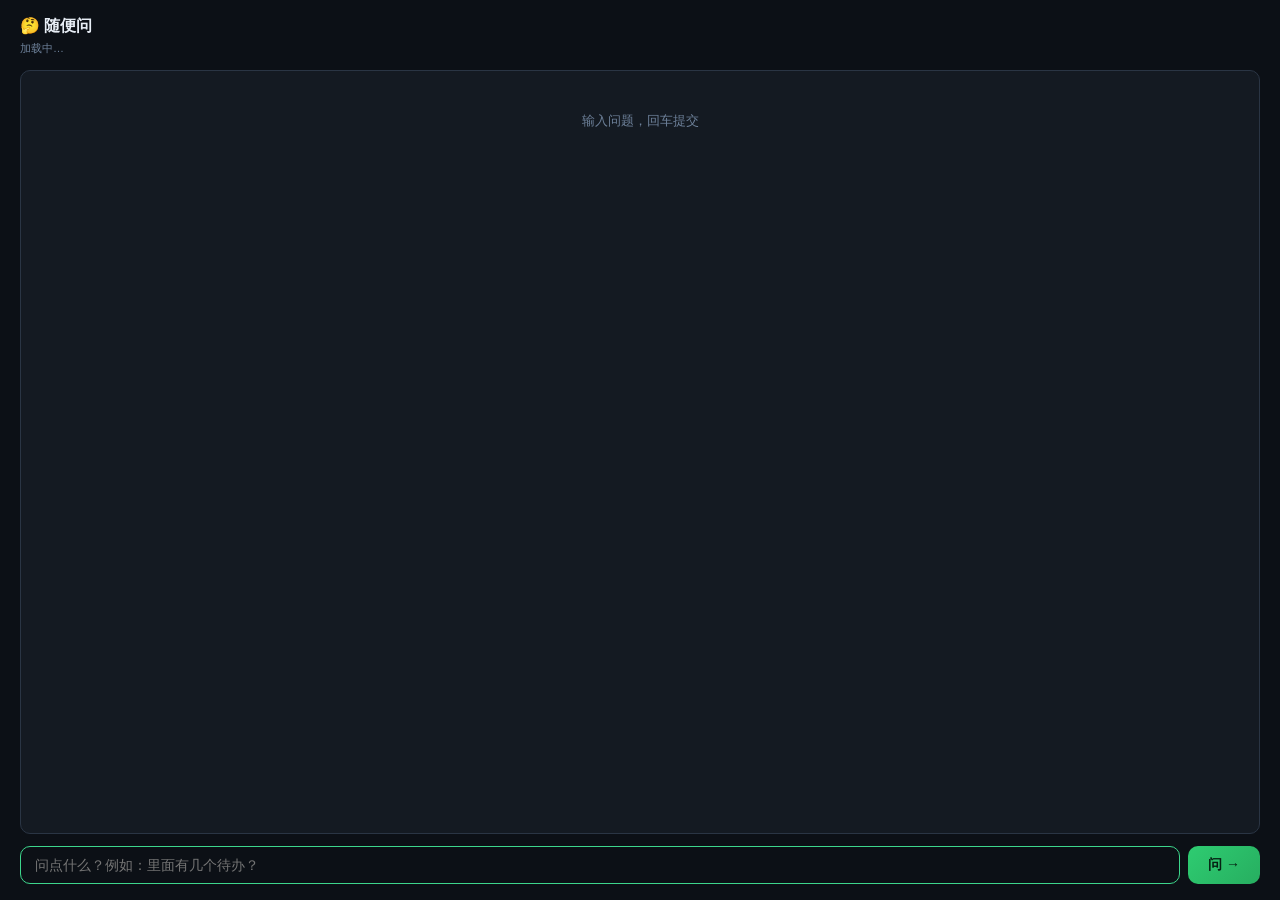
<file: ask/index.html>
<!DOCTYPE html>
<html lang="zh-CN">
<head>
  <meta charset="UTF-8" />
  <meta name="viewport" content="width=device-width, initial-scale=1" />
  <title>随便问</title>
  <style>
    * { box-sizing: border-box; margin: 0; padding: 0; }
    html, body {
      height: 100%;
      font-family: -apple-system, "PingFang SC", sans-serif;
      background: #0c1016;
      color: #e8eef6;
      overflow: hidden;
    }
    .app {
      display: flex;
      flex-direction: column;
      height: 100vh;
      padding: 16px 20px;
    }
    h2 {
      font-size: 16px;
      font-weight: 600;
      margin-bottom: 4px;
    }
    .meta {
      font-size: 11px;
      color: #6d8099;
      margin-bottom: 14px;
    }
    .answer {
      flex: 1;
      background: #141a22;
      border: 1px solid #2a3544;
      border-radius: 10px;
      padding: 14px 16px;
      overflow-y: auto;
      font-size: 13px;
      line-height: 1.6;
      color: #b8c5d6;
      white-space: pre-wrap;
      word-break: break-word;
    }
    .answer.empty { color: #6d8099; text-align: center; padding-top: 40px; }
    .input-row {
      margin-top: 12px;
      display: flex;
      gap: 8px;
    }
    .input-row input {
      flex: 1;
      padding: 10px 14px;
      border-radius: 10px;
      border: 1px solid #2a3544;
      background: #0c1016;
      color: #e8eef6;
      font-size: 14px;
      outline: none;
      font-family: inherit;
    }
    .input-row input:focus { border-color: #3dd68c; }
    .input-row button {
      padding: 10px 20px;
      border-radius: 10px;
      border: none;
      background: linear-gradient(135deg, #2ecc71 0%, #27ae60 100%);
      color: #062012;
      font-weight: 700;
      font-size: 14px;
      cursor: pointer;
      font-family: inherit;
    }
    .input-row button:disabled { opacity: 0.5; cursor: not-allowed; }
    .loading { color: #6d8099; font-style: italic; }
  </style>
</head>
<body>
  <div class="app">
    <h2>🤔 随便问</h2>
    <div class="meta" id="meta">加载中…</div>
    <div class="answer empty" id="answer">输入问题，回车提交</div>
    <div class="input-row">
      <input type="text" id="q" placeholder="问点什么？例如：里面有几个待办？" autofocus />
      <button id="send">问 →</button>
    </div>
  </div>

  <script>
    (function () {
      function api() { return window.pywebview && window.pywebview.api; }
      function waitForApi() {
        return new Promise((r) => {
          const tick = () => (api() ? r(api()) : setTimeout(tick, 50));
          tick();
        });
      }
      const $ = (id) => document.getElementById(id);

      async function ask() {
        const q = $("q").value.trim();
        if (!q) return;
        $("send").disabled = true;
        $("answer").classList.remove("empty");
        $("answer").innerHTML = `<span class="loading">思考中…</span>`;
        const r = await api().ask(q);
        $("answer").textContent = r.answer || r.error || "(无回答)";
        $("send").disabled = false;
      }

      $("send").onclick = ask;
      $("q").addEventListener("keydown", (e) => { if (e.key === "Enter") ask(); });

      waitForApi().then(async (a) => {
        const m = await a.get_meta();
        $("meta").textContent = m.target
          ? `资料来源：${m.target_path}（${m.context_len} 字进上下文）`
          : "未设置默认文档";
      });
    })();
  </script>
</body>
</html>
</file>
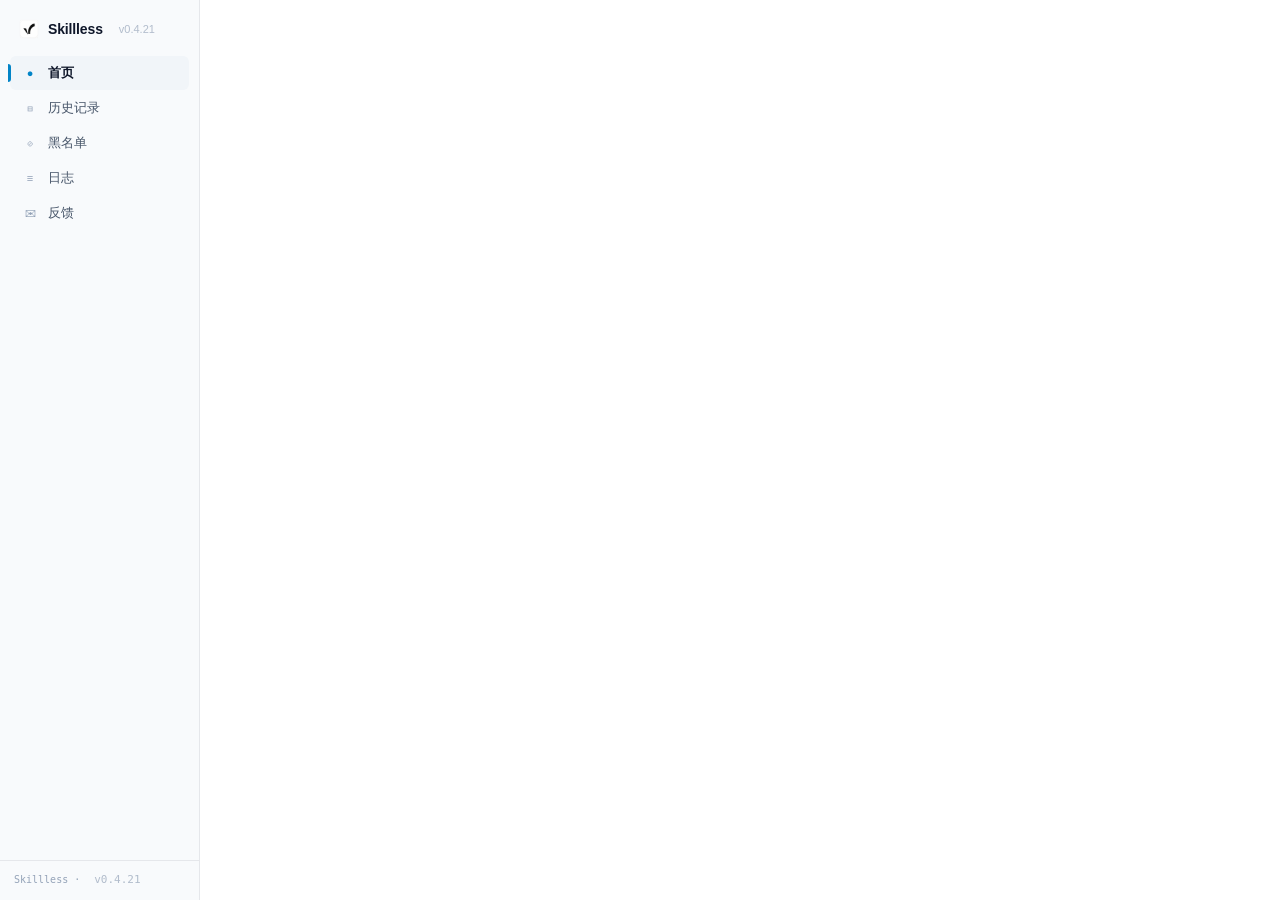
<file: dashboard/index.html>
<!DOCTYPE html>
<html lang="zh-CN">
<head>
  <meta charset="UTF-8" />
  <meta name="viewport" content="width=device-width, initial-scale=1" />
  <title>Skillless · 后台</title>
  <link rel="stylesheet" href="styles.css" />
  <style>
    /* 版本号样式（行内，避免污染 styles.css；release.sh 会同步更新文本） */
    .app-version { font-size: 11px; color: #94a3b8; margin-left: 8px; opacity: 0.7; font-weight: 400; }
  </style>
</head>
<body>
  <div class="app">
    <aside class="sidebar">
      <div class="brand">
        <span class="brand-mark">
          <img src="../assets/icon-128.png" alt=""
               onerror="this.parentNode.classList.add('no-img'); this.remove();" />
        </span>
        <span class="brand-name">Skillless</span>
        <span class="app-version" id="app-version">v0.4.21</span>
      </div>
      <nav class="nav">
        <div class="nav-group">
          <button type="button" class="nav-item active" data-tab="home"><span class="nav-ico">●</span><span class="nav-label">首页</span></button>
          <button type="button" class="nav-item" data-tab="history"><span class="nav-ico">⊟</span><span class="nav-label">历史记录</span></button>
          <button type="button" class="nav-item" data-tab="dict"><span class="nav-ico">⊘</span><span class="nav-label">黑名单</span></button>
          <button type="button" class="nav-item" data-tab="logs"><span class="nav-ico">≡</span><span class="nav-label">日志</span></button>
          <button type="button" class="nav-item" data-tab="feedback"><span class="nav-ico">✉</span><span class="nav-label">反馈</span></button>
        </div>
      </nav>
      <div class="sidebar-foot">
        <div class="foot-ver">Skillless · <span class="app-version" id="app-version-foot">v0.4.21</span></div>
      </div>
    </aside>

    <main class="content" id="content">
      <div class="loading">加载中…</div>
    </main>
  </div>

  <div id="toast" class="toast"></div>

  <script src="app.js"></script>
</body>
</html>
</file>
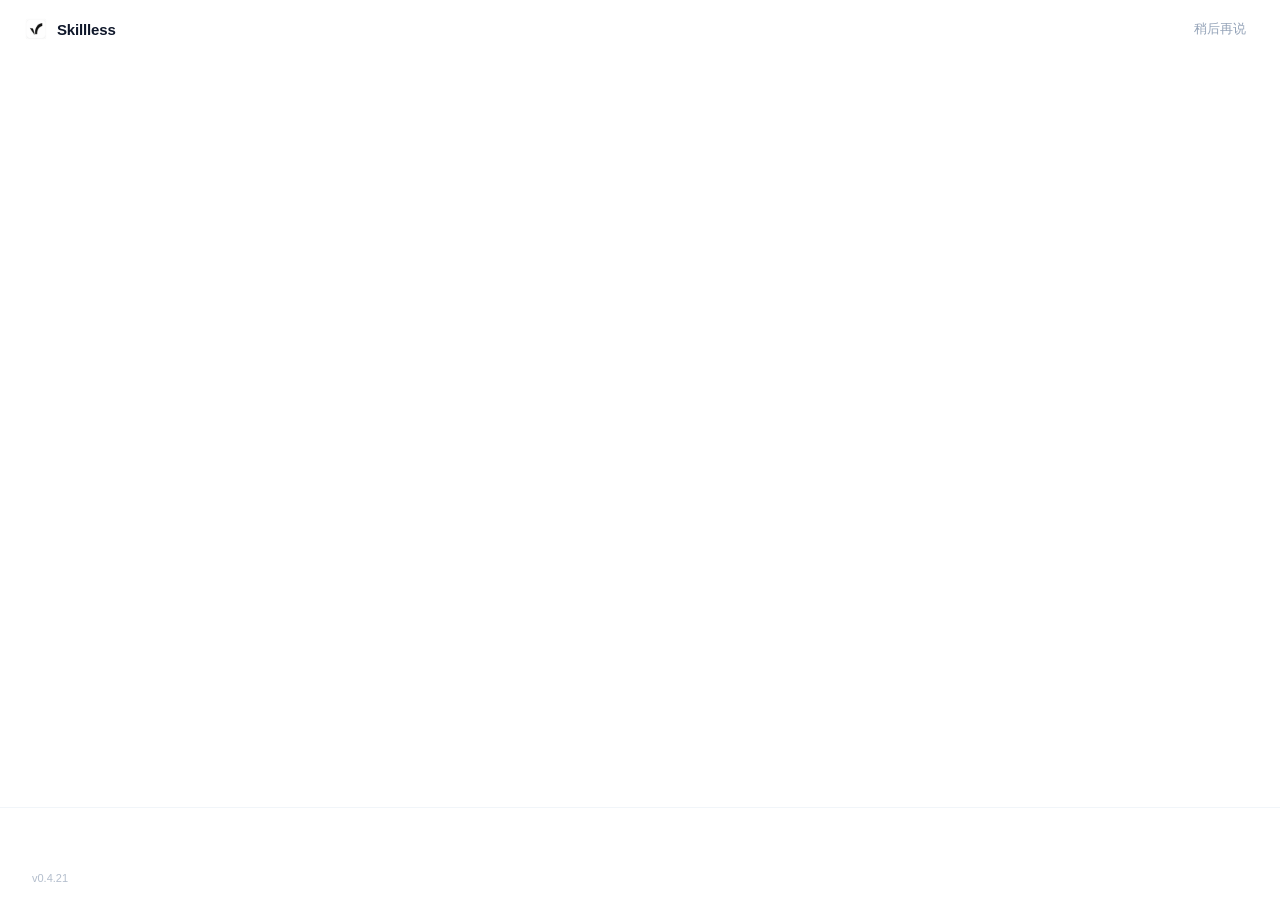
<file: onboarding/index.html>
<!DOCTYPE html>
<html lang="zh-CN">
<head>
  <meta charset="UTF-8" />
  <meta name="viewport" content="width=device-width, initial-scale=1" />
  <title>Skillless · 上手</title>
  <link rel="stylesheet" href="styles.css" />
  <style>
    .app-version { font-size: 11px; color: #94a3b8; margin-left: 8px; opacity: 0.7; font-weight: 400; }
  </style>
</head>
<body>
  <div class="app">
    <header class="topbar">
      <span class="logo">
        <span class="logo-mark">
          <img src="../assets/icon-128.png" alt=""
               onerror="this.parentNode.classList.add('no-img'); this.remove();" />
        </span>
        <span class="logo-name">Skillless</span>
      </span>
      <button type="button" class="btn-ghost" id="btn-cancel" title="稍后再设置">稍后再说</button>
    </header>

    <main class="stage" id="stage"></main>

    <footer class="foot">
      <div class="dots" id="dots"></div>
      <div class="actions" id="actions"></div>
      <span class="app-version" id="app-version">v0.4.21</span>
    </footer>
  </div>
  <script src="app.js"></script>
</body>
</html>
</file>
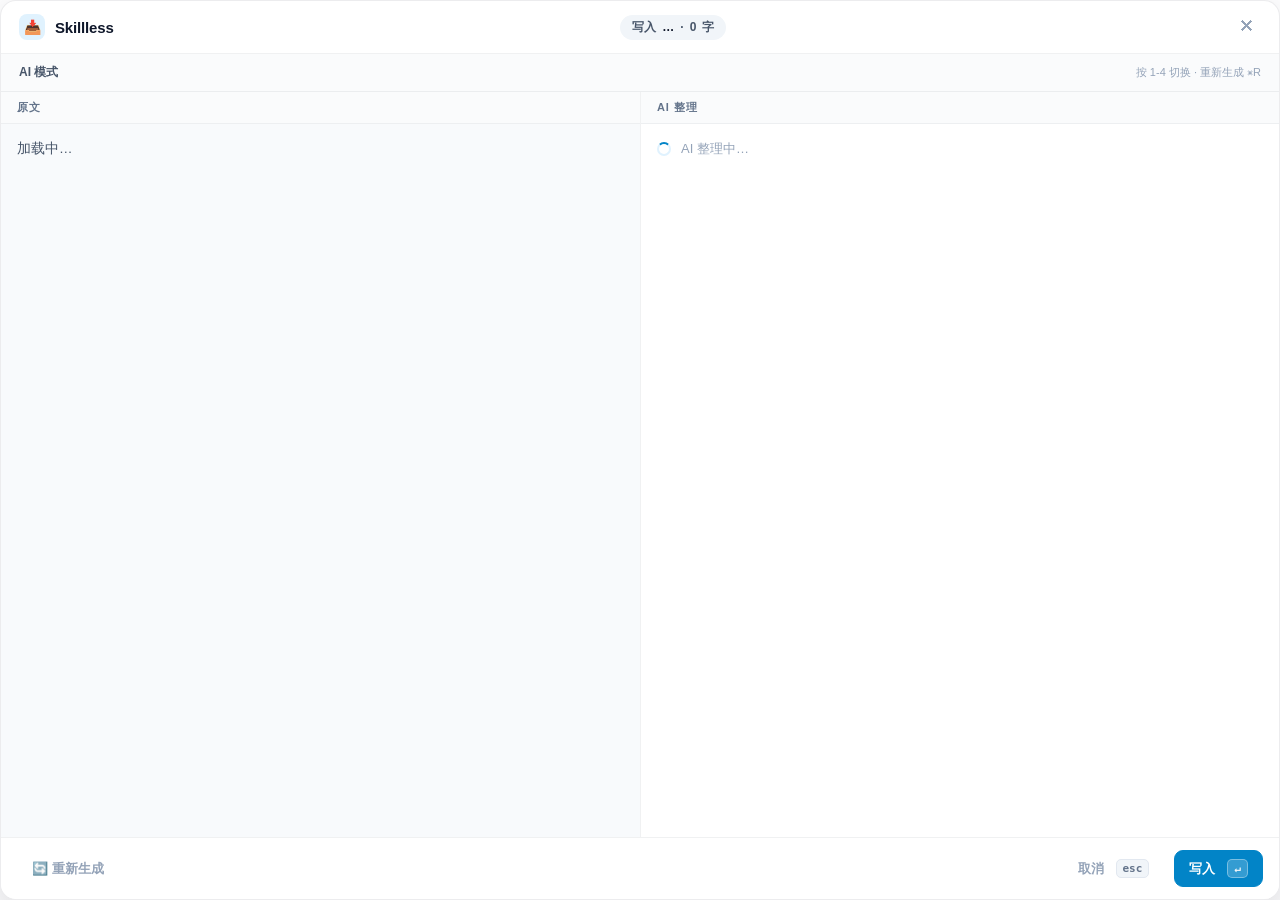
<file: quick/index.html>
<!DOCTYPE html>
<html lang="zh-CN">
<head>
  <meta charset="UTF-8" />
  <meta name="viewport" content="width=device-width, initial-scale=1" />
  <title>Quick Archive</title>
  <style>
    * { box-sizing: border-box; margin: 0; padding: 0; }
    html, body {
      height: 100%;
      font-family: -apple-system, "PingFang SC", "SF Pro Text", sans-serif;
      background: transparent;
      color: #1f2937;
      overflow: hidden;
      -webkit-user-select: none;
      user-select: none;
    }
    .panel {
      width: 100%;
      height: 100%;
      background: #ffffff;
      border: 1px solid rgba(15, 23, 42, 0.08);
      border-radius: 16px;
      display: grid;
      grid-template-rows: auto auto 1fr auto;
      box-shadow: 0 20px 60px rgba(15, 23, 42, 0.18);
      overflow: hidden;
    }
    .head {
      display: flex;
      align-items: center;
      justify-content: space-between;
      padding: 12px 18px;
      border-bottom: 1px solid rgba(15, 23, 42, 0.06);
    }
    .brand {
      display: flex; align-items: center; gap: 10px;
      font-size: 15px; font-weight: 800; letter-spacing: -0.01em;
      color: #0f172a;
    }
    .brand-mark {
      width: 26px; height: 26px; border-radius: 8px;
      display: grid; place-items: center;
      background: #e0f2fe; color: #0284c7; font-size: 14px;
    }
    .target-pill {
      display: inline-flex; align-items: center; gap: 6px;
      background: #f1f5f9; color: #475569;
      border-radius: 999px; padding: 4px 12px;
      font-size: 12px; font-weight: 600;
    }
    .target-pill strong { color: #0f172a; font-weight: 700; }
    .close {
      background: transparent; border: none;
      width: 28px; height: 28px; border-radius: 8px;
      color: #94a3b8; cursor: pointer; font-size: 16px;
    }
    .close:hover { background: #f1f5f9; color: #0f172a; }

    .modes {
      display: flex; align-items: center; gap: 8px;
      padding: 10px 18px; border-bottom: 1px solid rgba(15, 23, 42, 0.06);
      font-size: 12px; color: #64748b;
      background: #fafbfc;
    }
    .modes-label { font-weight: 600; color: #475569; margin-right: 4px; }
    .mode {
      padding: 5px 12px; border-radius: 7px;
      border: 1px solid transparent; background: transparent;
      color: #64748b; font-size: 13px; font-weight: 600; cursor: pointer;
      font-family: inherit;
      transition: background 0.12s, color 0.12s, border-color 0.12s;
    }
    .mode:hover { background: #eef2f7; color: #0f172a; }
    .mode.active {
      background: #e0f2fe; border-color: #bae6fd; color: #0369a1;
    }
    .modes-hint { margin-left: auto; font-size: 11px; color: #94a3b8; }

    .cols {
      display: grid;
      grid-template-columns: 1fr 1fr;
      min-height: 0;
    }
    .col {
      display: grid;
      grid-template-rows: auto 1fr;
      min-height: 0;
    }
    .col + .col { border-left: 1px solid rgba(15, 23, 42, 0.06); }
    .col-head {
      display: flex; align-items: center; justify-content: space-between;
      padding: 8px 16px;
      font-size: 11px; font-weight: 700;
      text-transform: uppercase; letter-spacing: 0.08em;
      color: #64748b;
      background: #fafbfc;
      border-bottom: 1px solid rgba(15, 23, 42, 0.05);
    }
    .col-head .tag {
      font-size: 11px; font-weight: 600; letter-spacing: 0;
      color: #94a3b8; text-transform: none;
    }
    .col-body {
      padding: 14px 16px;
      font-size: 13.5px; line-height: 1.62;
      color: #1f2937;
      overflow: auto;
      -webkit-user-select: text; user-select: text;
      word-break: break-word;
      background: #ffffff;
    }
    .col-body.left {
      background: #f8fafc;
      color: #475569;
      white-space: pre-wrap;
    }
    .col-body.right { background: #ffffff; color: #1f2937; }

    .col-body.right h1, .col-body.right h2, .col-body.right h3 {
      font-weight: 800;
      margin: 10px 0 4px 0;
      line-height: 1.35;
      color: #0f172a;
    }
    .col-body.right h1 { font-size: 17px; }
    .col-body.right h2 { font-size: 15px; color: #0369a1; }
    .col-body.right h3 { font-size: 13.5px; color: #0284c7; }
    .col-body.right h2:first-child,
    .col-body.right h3:first-child,
    .col-body.right p:first-child,
    .col-body.right ul:first-child,
    .col-body.right ol:first-child { margin-top: 0; }
    .col-body.right p { margin: 5px 0; }
    .col-body.right strong { color: #b45309; font-weight: 700; }
    .col-body.right code {
      font-family: ui-monospace, Menlo, monospace;
      font-size: 12px;
      background: #f1f5f9;
      padding: 1px 6px; border-radius: 4px;
      color: #be185d;
    }
    .col-body.right ul, .col-body.right ol { margin: 5px 0 5px 20px; padding: 0; }
    .col-body.right li { margin: 2px 0; }
    .col-body.right .err {
      color: #b91c1c; font-size: 13px; line-height: 1.6;
      background: #fef2f2; border: 1px solid #fecaca;
      border-radius: 8px; padding: 10px 12px;
      white-space: pre-wrap;
    }

    .loading {
      display: flex; align-items: center; gap: 10px;
      color: #94a3b8; font-size: 13px;
    }
    .spin {
      width: 14px; height: 14px; border-radius: 50%;
      border: 2px solid #e0f2fe; border-top-color: #0284c7;
      animation: spin 0.8s linear infinite;
    }
    @keyframes spin { to { transform: rotate(360deg); } }
    .err {
      color: #b91c1c; font-size: 13px; line-height: 1.6;
      background: #fef2f2; border: 1px solid #fecaca;
      border-radius: 8px; padding: 10px 12px;
    }

    .footer {
      display: flex; align-items: center; gap: 10px;
      padding: 12px 16px;
      border-top: 1px solid rgba(15, 23, 42, 0.06);
      background: #ffffff;
    }
    .btn {
      display: inline-flex; align-items: center; gap: 8px;
      border: 1px solid #cbd5e1; background: #ffffff;
      color: #334155; font-size: 13px; font-weight: 700;
      padding: 8px 14px; border-radius: 9px; cursor: pointer;
      font-family: inherit;
      transition: background 0.12s, border-color 0.12s, transform 0.08s;
    }
    .btn:hover { background: #f8fafc; }
    .btn:active { transform: scale(0.99); }
    .btn.primary {
      background: #0284c7; border-color: #0284c7; color: #ffffff;
    }
    .btn.primary:hover { background: #0369a1; }
    .btn.ghost { border-color: transparent; background: transparent; color: #94a3b8; }
    .btn.ghost:hover { color: #475569; background: #f1f5f9; }
    .btn[disabled] { opacity: 0.55; cursor: not-allowed; }
    .grow { flex: 1; }
    .kbd {
      display: inline-block;
      font-family: ui-monospace, Menlo, monospace;
      font-size: 11px;
      padding: 2px 6px;
      background: rgba(255, 255, 255, 0.2);
      border: 1px solid rgba(255, 255, 255, 0.35);
      border-radius: 5px;
      color: #f1f5f9;
      font-weight: 700;
      margin-left: 4px;
    }
    .btn:not(.primary) .kbd {
      background: #f1f5f9; border-color: #e2e8f0; color: #64748b;
    }

    .toast {
      position: absolute; inset: 0;
      display: none; flex-direction: column;
      align-items: center; justify-content: center;
      background: rgba(255, 255, 255, 0.96);
      backdrop-filter: blur(8px);
      color: #0f172a; font-size: 14px; line-height: 1.6;
      text-align: center; padding: 24px;
      gap: 8px;
    }
    .toast.show { display: flex; }
    .toast .ok { color: #16a34a; font-size: 28px; }
    .toast .msg { max-width: 480px; color: #334155; font-size: 13.5px; }
    .toast.err .ok { color: #dc2626; }
  </style>
</head>
<body>
  <div class="panel" id="panel">
    <div class="head">
      <div class="brand"><span class="brand-mark">📥</span><span>Skillless</span></div>
      <span class="target-pill">写入 <strong id="target">…</strong> · <span id="len">0</span> 字</span>
      <button class="close" id="btn-close" title="取消 (Esc)">✕</button>
    </div>

    <div class="modes">
      <span class="modes-label">AI 模式</span>
      <div id="mode-list" style="display:flex; gap:6px;"></div>
      <span class="modes-hint">按 1-4 切换 · 重新生成 ⌘R</span>
    </div>

    <div class="cols">
      <div class="col">
        <div class="col-head">原文 <span class="tag" id="left-tag"></span></div>
        <div class="col-body left" id="left-body">加载中…</div>
      </div>
      <div class="col">
        <div class="col-head">AI 整理 <span class="tag" id="right-tag"></span></div>
        <div class="col-body right" id="right-body">
          <div class="loading"><span class="spin"></span>AI 整理中…</div>
        </div>
      </div>
    </div>

    <div class="footer">
      <button class="btn ghost" id="btn-regen" title="重新生成 (⌘R)">🔄 重新生成</button>
      <div class="grow"></div>
      <button class="btn ghost" id="btn-cancel">取消<span class="kbd">esc</span></button>
      <button class="btn primary" id="btn-yes">写入<span class="kbd">↵</span></button>
    </div>
  </div>

  <div class="toast" id="toast">
    <div class="ok" id="toast-icon">✓</div>
    <div class="msg" id="toast-msg">写入成功</div>
  </div>

  <script src="markdown.js"></script>
  <script>
    (function () {
      const $ = (id) => document.getElementById(id);
      function api() { return window.pywebview && window.pywebview.api; }
      function waitForApi() {
        return new Promise((r) => {
          const tick = () => (api() ? r(api()) : setTimeout(tick, 50));
          tick();
        });
      }

      const state = {
        text: "",
        mode: "polish",
        refined: "",
        loading: false,
        modes: [],
      };

      function renderModeList() {
        const wrap = $("mode-list");
        wrap.innerHTML = "";
        state.modes.forEach((m, idx) => {
          const b = document.createElement("button");
          b.className = "mode" + (m.id === state.mode ? " active" : "");
          b.textContent = `${idx + 1} ${m.label}`;
          b.dataset.mode = m.id;
          b.onclick = () => selectMode(m.id);
          wrap.appendChild(b);
        });
      }

      function setLoading(yes) {
        state.loading = yes;
        $("btn-yes").disabled = yes;
        $("btn-regen").disabled = yes;
        if (yes) {
          $("right-body").innerHTML = '<div class="loading"><span class="spin"></span>AI 整理中…</div>';
          $("right-tag").textContent = "整理中…";
        }
      }

      function renderRight(body, ok) {
        if (ok) {
          $("right-body").innerHTML = window.renderMarkdown(body);
          $("right-tag").textContent = `${body.length} 字`;
        } else {
          $("right-body").innerHTML = `<div class="err">${escapeHtml(body)}</div>
            <div style="margin-top:10px; color:#94a3b8; font-size:12px;">点 ✓ 仍会直接写入原文。</div>`;
          $("right-tag").textContent = "失败";
        }
      }

      function escapeHtml(s) {
        return String(s).replace(/[&<>"']/g, (c) => ({
          "&": "&amp;", "<": "&lt;", ">": "&gt;", '"': "&quot;", "'": "&#39;",
        }[c]));
      }

      async function selectMode(mode) {
        state.mode = mode;
        state.refined = "";
        renderModeList();
        if (mode === "raw") {
          state.refined = state.text;
          $("right-body").textContent = state.text;
          $("right-tag").textContent = `${state.text.length} 字`;
          return;
        }
        await regenerate();
      }

      async function regenerate() {
        if (state.loading) return;
        setLoading(true);
        const r = await api().request_refined(state.mode);
        state.refined = r.ok ? r.body : "";
        renderRight(r.body, r.ok);
        setLoading(false);
      }

      function showToast(msg, ok) {
        const t = $("toast");
        $("toast-icon").textContent = ok ? "✓" : "✗";
        $("toast-msg").textContent = msg;
        t.classList.toggle("err", !ok);
        t.classList.add("show");
        if (ok) setTimeout(() => api().close(), 1500);
      }

      async function onYes() {
        if (state.loading) return;
        const body = state.refined || state.text;
        $("btn-yes").disabled = true;
        const r = await api().confirm(body, state.mode);
        if (r.ok) showToast(r.message || "已写入", true);
        else { showToast(r.error || "写入失败", false); $("btn-yes").disabled = false; }
      }

      async function onCancel() {
        await api().cancel();
        await api().close();
      }

      document.addEventListener("keydown", (e) => {
        if (e.key === "Escape") { e.preventDefault(); onCancel(); }
        else if (e.key === "Enter") { e.preventDefault(); onYes(); }
        else if ((e.metaKey || e.ctrlKey) && e.key.toLowerCase() === "r") {
          e.preventDefault(); regenerate();
        }
        else if (["1", "2", "3", "4"].includes(e.key)) {
          const idx = parseInt(e.key, 10) - 1;
          if (state.modes[idx]) { e.preventDefault(); selectMode(state.modes[idx].id); }
        }
      });

      $("btn-yes").onclick = onYes;
      $("btn-cancel").onclick = onCancel;
      $("btn-close").onclick = onCancel;
      $("btn-regen").onclick = regenerate;

      waitForApi().then(async (a) => {
        const p = await a.get_payload();
        state.text = p.text || "";
        state.mode = p.mode || "polish";
        state.modes = p.modes || [];
        $("len").textContent = p.len;
        $("target").textContent = p.target_label;
        $("left-body").textContent = state.text || "(空)";
        $("left-tag").textContent = `${state.text.length} 字`;
        renderModeList();
        if (state.mode === "raw") {
          state.refined = state.text;
          $("right-body").textContent = state.text;
          $("right-tag").textContent = `${state.text.length} 字`;
        } else if (p.preset_refined) {
          state.refined = p.preset_refined;
          $("right-body").innerHTML = window.renderMarkdown(p.preset_refined);
          $("right-tag").textContent = `${p.preset_refined.length} 字（来自胶囊）`;
        } else {
          await regenerate();
        }
      });
    })();
  </script>
</body>
</html>
</file>
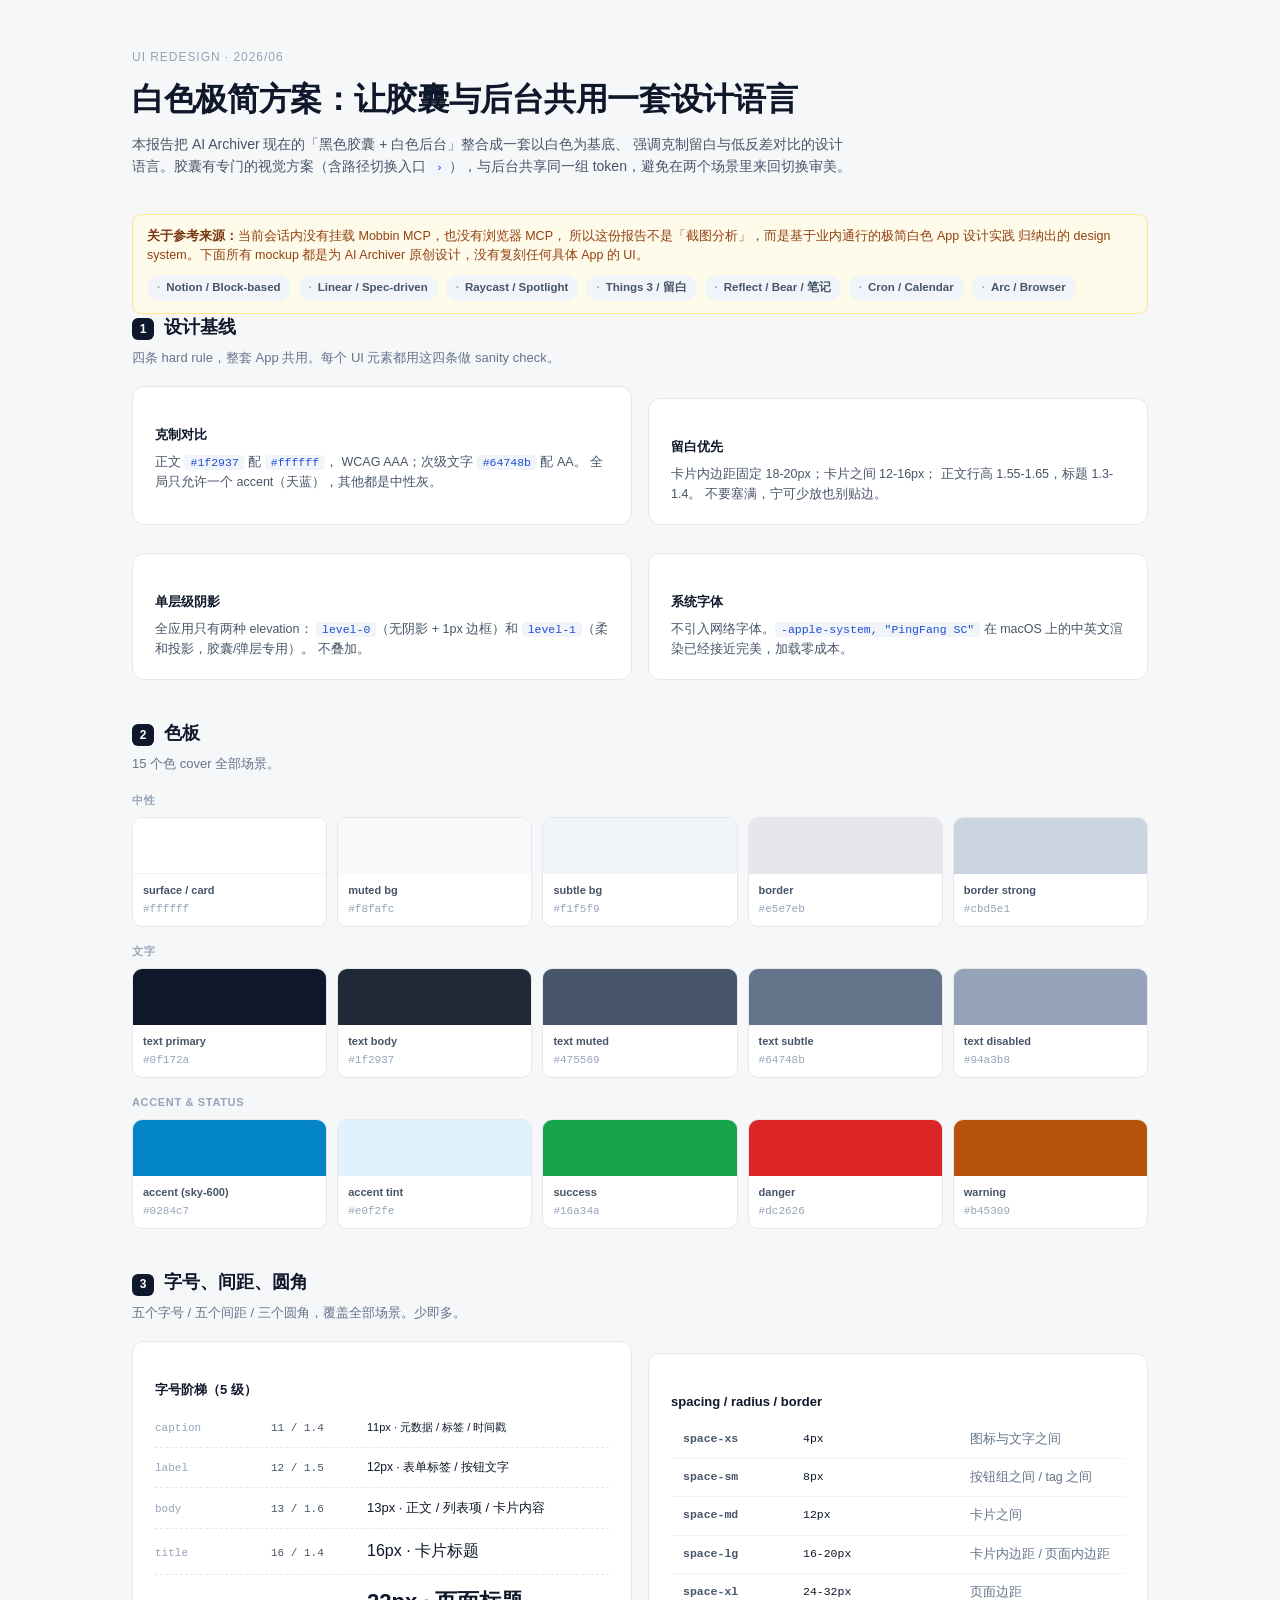
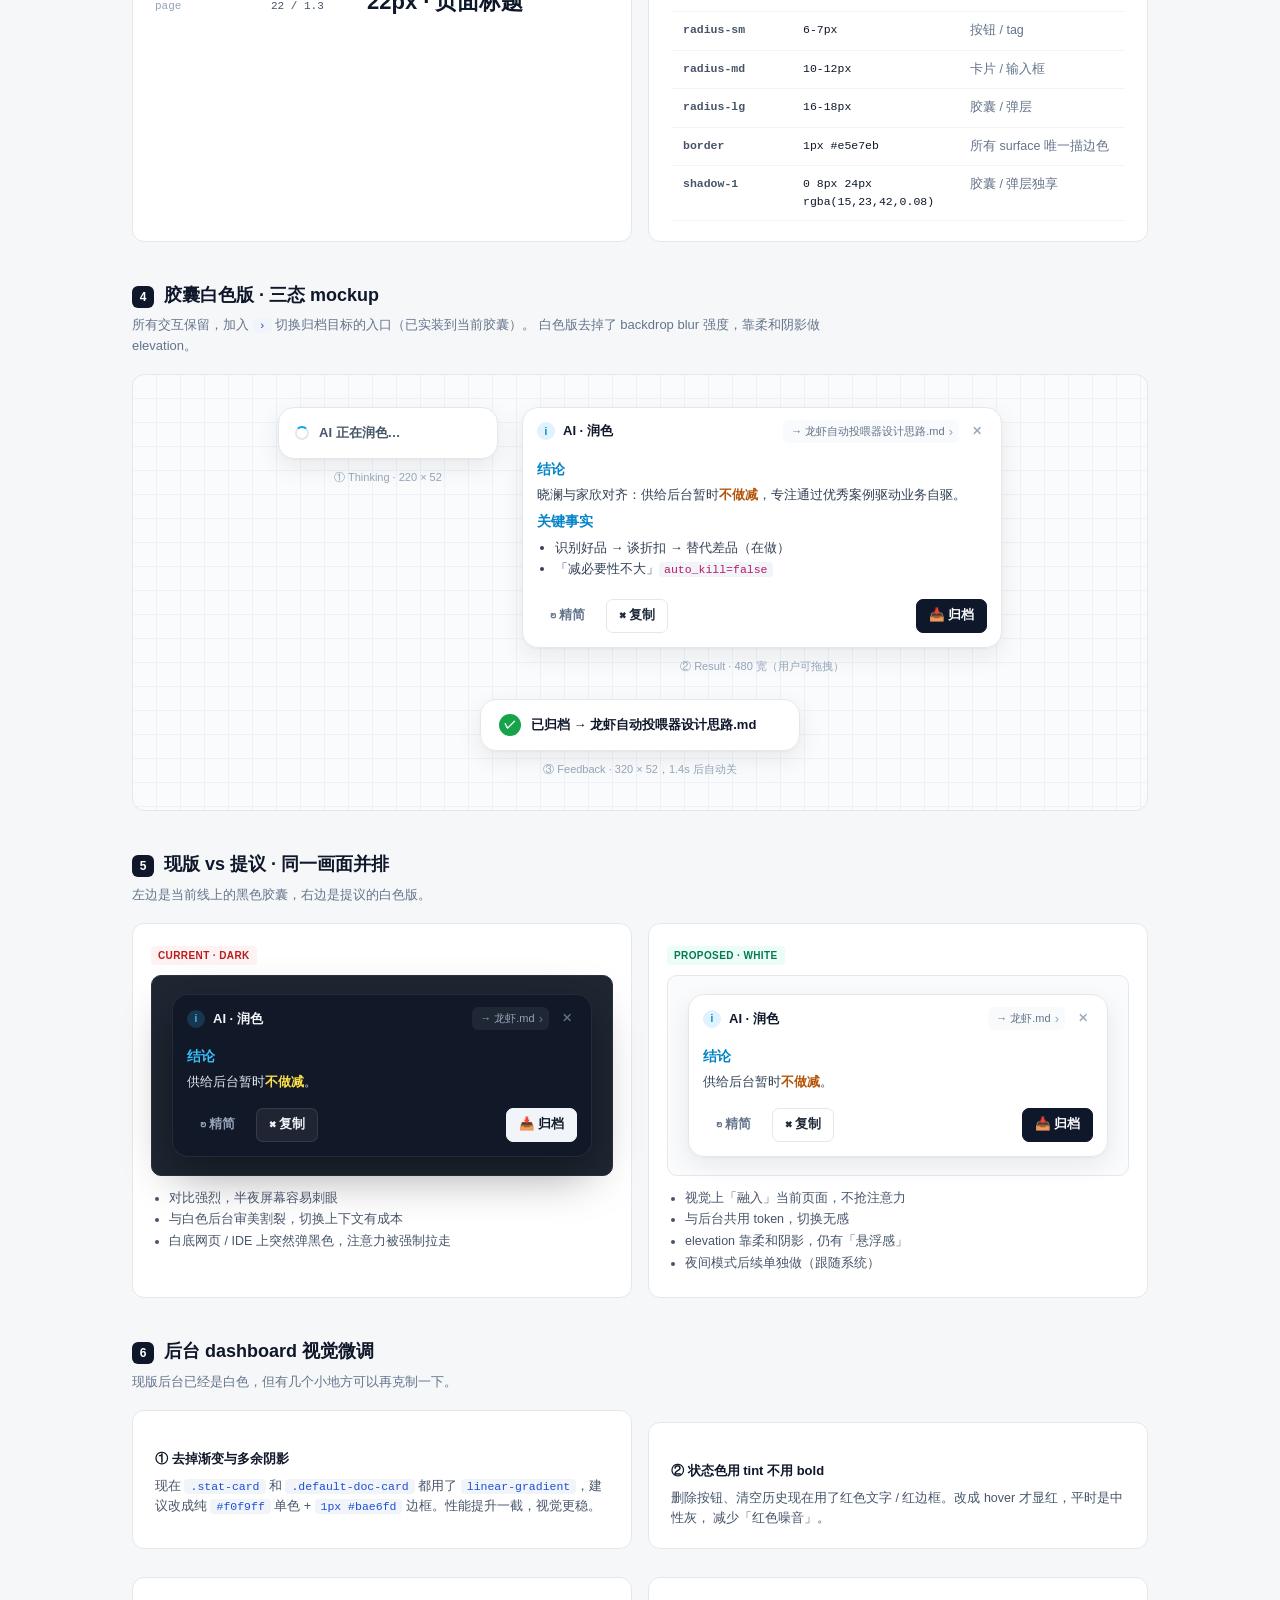
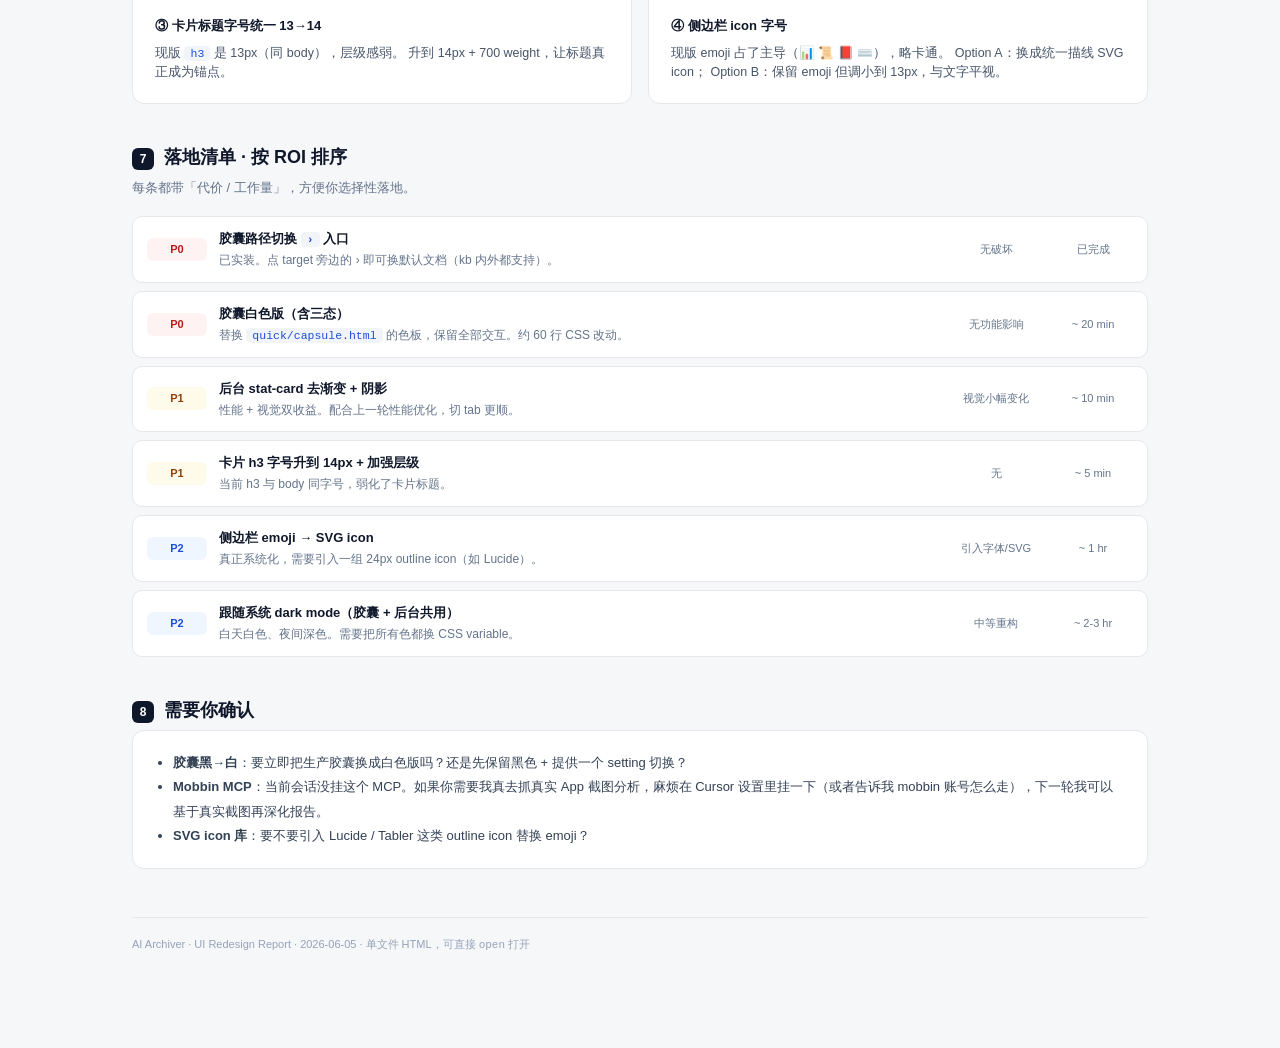
<file: docs/ui-design-report.html>
<!DOCTYPE html>
<html lang="zh-CN">
<head>
<meta charset="UTF-8" />
<title>AI Archiver · 白色极简 UI 设计方案</title>
<style>
  * { box-sizing: border-box; margin: 0; padding: 0; }
  html, body {
    font-family: -apple-system, "PingFang SC", "SF Pro Text", "Helvetica Neue", sans-serif;
    background: #f6f7f9;
    color: #1f2937;
    -webkit-font-smoothing: antialiased;
    line-height: 1.55;
  }
  .page { max-width: 1080px; margin: 0 auto; padding: 48px 32px 96px; }

  /* —— 顶部 —— */
  .hero { margin-bottom: 36px; }
  .hero .eyebrow { font-size: 12px; color: #94a3b8; letter-spacing: 0.08em; text-transform: uppercase; margin-bottom: 8px; }
  .hero h1 { font-size: 32px; font-weight: 700; color: #0f172a; letter-spacing: -0.01em; margin-bottom: 10px; }
  .hero p { font-size: 14px; color: #475569; max-width: 720px; }

  /* —— 章节 —— */
  section { margin-bottom: 40px; }
  section h2 {
    font-size: 18px; font-weight: 700; color: #0f172a;
    margin-bottom: 6px; display: flex; align-items: baseline; gap: 10px;
  }
  section h2 .idx {
    display: inline-flex; width: 22px; height: 22px;
    background: #0f172a; color: #ffffff;
    border-radius: 6px; font-size: 12px; font-weight: 700;
    align-items: center; justify-content: center;
    letter-spacing: 0;
  }
  section .lead { font-size: 13px; color: #64748b; margin-bottom: 18px; max-width: 720px; }
  h3 { font-size: 13px; font-weight: 700; color: #0f172a; margin: 18px 0 8px; }
  h4 { font-size: 11px; font-weight: 700; color: #94a3b8; text-transform: uppercase; letter-spacing: 0.06em; margin-bottom: 8px; }

  /* —— 信息卡片框 —— */
  .panel {
    background: #ffffff; border: 1px solid #e5e7eb; border-radius: 12px;
    padding: 20px 22px;
  }
  .panel + .panel { margin-top: 12px; }
  .note {
    background: #fffbeb; border: 1px solid #fde68a; border-radius: 10px;
    padding: 12px 14px; font-size: 12.5px; color: #92400e;
  }
  .note strong { color: #78350f; }

  /* —— 网格 —— */
  .grid-2 { display: grid; grid-template-columns: 1fr 1fr; gap: 16px; }
  .grid-3 { display: grid; grid-template-columns: repeat(3, 1fr); gap: 12px; }

  /* —— 色板 —— */
  .swatches { display: grid; grid-template-columns: repeat(5, 1fr); gap: 10px; }
  .swatch {
    background: #ffffff; border: 1px solid #e5e7eb; border-radius: 10px;
    overflow: hidden;
  }
  .swatch .chip { height: 56px; }
  .swatch .meta { padding: 8px 10px; }
  .swatch .name { font-size: 11px; color: #475569; font-weight: 700; }
  .swatch .hex { font-size: 11px; color: #94a3b8; font-family: ui-monospace, Menlo, monospace; margin-top: 2px; }

  /* —— 字号阶梯 —— */
  .type-row {
    display: grid; grid-template-columns: 100px 80px 1fr; gap: 16px;
    align-items: baseline;
    padding: 10px 0;
    border-bottom: 1px dashed #e5e7eb;
  }
  .type-row:last-child { border-bottom: none; }
  .type-row .label { font-size: 11px; color: #94a3b8; font-family: ui-monospace, Menlo, monospace; }
  .type-row .size { font-size: 11px; color: #475569; font-family: ui-monospace, Menlo, monospace; }
  .type-row .sample { color: #0f172a; }

  /* —— Token 表 —— */
  .tokens { display: grid; grid-template-columns: 120px 1fr 1fr; gap: 0; }
  .tokens > div {
    padding: 9px 12px; font-size: 12.5px;
    border-bottom: 1px solid #f1f5f9;
  }
  .tokens > div:nth-child(3n+1) { color: #475569; font-weight: 600; font-family: ui-monospace, Menlo, monospace; font-size: 11.5px; }
  .tokens > div:nth-child(3n+2) { color: #0f172a; font-family: ui-monospace, Menlo, monospace; font-size: 11.5px; }
  .tokens > div:nth-child(3n) { color: #64748b; }

  /* —— Mockup 通用 —— */
  .mock-stage {
    background:
      linear-gradient(transparent 0 calc(100% - 1px), #eef2f7 calc(100% - 1px) 100%),
      linear-gradient(90deg, transparent 0 calc(100% - 1px), #eef2f7 calc(100% - 1px) 100%);
    background-size: 24px 24px;
    background-color: #fafbfc;
    border: 1px solid #e5e7eb;
    border-radius: 12px;
    padding: 32px;
    display: flex; gap: 24px; flex-wrap: wrap;
    justify-content: center;
    align-items: flex-start;
  }
  .mock-label {
    font-size: 11px; color: #94a3b8; text-align: center;
    margin-top: 10px;
  }
  .mock-cell { display: flex; flex-direction: column; align-items: center; }

  /* —— 胶囊白色版 mockup —— */
  .caps {
    font-family: -apple-system, "PingFang SC", sans-serif;
    background: rgba(255, 255, 255, 0.96);
    border: 1px solid #e5e7eb;
    border-radius: 16px;
    box-shadow: 0 8px 24px rgba(15, 23, 42, 0.08), 0 1px 2px rgba(15, 23, 42, 0.04);
    overflow: hidden;
    color: #1f2937;
  }
  .caps-thinking {
    width: 220px; height: 52px;
    display: flex; align-items: center; gap: 10px;
    padding: 0 16px;
    font-size: 13px; font-weight: 600; color: #475569;
  }
  .caps-thinking .spin {
    width: 14px; height: 14px; border-radius: 50%;
    border: 2px solid #e5e7eb;
    border-top-color: #0ea5e9;
    animation: spin 0.9s linear infinite;
  }
  @keyframes spin { to { transform: rotate(360deg); } }

  .caps-result { width: 480px; }
  .caps-result .head {
    display: flex; align-items: center; gap: 8px;
    padding: 12px 14px 6px;
  }
  .caps-result .head .ico {
    width: 18px; height: 18px; border-radius: 999px;
    background: #e0f2fe; color: #0284c7;
    display: grid; place-items: center;
    font-size: 10px; font-weight: 700;
  }
  .caps-result .head .title { font-size: 13px; font-weight: 700; color: #0f172a; }
  .caps-result .head .tgt-wrap {
    display: inline-flex; align-items: center; gap: 2px;
    margin-left: auto;
    color: #64748b; font-size: 11px;
    background: #f8fafc; padding: 3px 4px 3px 8px; border-radius: 6px;
  }
  .caps-result .head .tgt-wrap .arrow {
    color: #94a3b8; font-size: 13px; padding: 0 2px;
    cursor: pointer; line-height: 1;
  }
  .caps-result .head .x {
    width: 20px; height: 20px; border-radius: 6px;
    color: #94a3b8; font-size: 11px;
    display: grid; place-items: center;
  }
  .caps-result .body {
    padding: 4px 14px 6px;
    font-size: 13px; color: #334155;
    line-height: 1.62;
  }
  .caps-result .body h2 {
    color: #0284c7; font-size: 13.5px; font-weight: 700;
    margin: 6px 0 3px;
  }
  .caps-result .body strong { color: #b45309; font-weight: 700; }
  .caps-result .body code {
    background: #f1f5f9; padding: 1px 5px; border-radius: 4px;
    font-family: ui-monospace, Menlo, monospace; font-size: 11.5px;
    color: #be185d;
  }
  .caps-result .body ul { margin: 4px 0 4px 18px; }
  .caps-result .actions {
    display: flex; align-items: center; gap: 8px;
    padding: 10px 14px 14px;
  }
  .caps-result .btn {
    padding: 6px 12px; border-radius: 7px;
    border: 1px solid #e5e7eb; background: #ffffff;
    color: #1f2937; font-size: 12.5px; font-weight: 600;
  }
  .caps-result .btn.ghost { background: transparent; border-color: transparent; color: #64748b; }
  .caps-result .btn.primary {
    background: #0f172a; color: #ffffff; border-color: #0f172a;
  }
  .caps-result .spacer { flex: 1; }

  .caps-feedback {
    width: 320px; height: 52px;
    display: flex; align-items: center; gap: 10px;
    padding: 0 18px;
    font-size: 13px; font-weight: 700; color: #0f172a;
  }
  .caps-feedback .ok {
    width: 22px; height: 22px; border-radius: 999px;
    background: #16a34a; color: #ffffff;
    display: grid; place-items: center;
    font-size: 12px; font-weight: 800;
  }

  /* —— 现版黑色胶囊 mockup（对比用） —— */
  .caps-dark {
    background: rgba(17, 24, 39, 0.96);
    border: 1px solid rgba(255,255,255,0.08);
    border-radius: 16px;
    box-shadow: 0 16px 48px rgba(0,0,0,0.4);
    color: #f1f5f9;
    overflow: hidden;
  }
  .caps-dark.caps-result .head .ico { background: rgba(56,189,248,0.18); color: #38bdf8; }
  .caps-dark.caps-result .head .title { color: #f1f5f9; }
  .caps-dark.caps-result .head .tgt-wrap { background: rgba(255,255,255,0.06); color: #94a3b8; }
  .caps-dark.caps-result .head .tgt-wrap .arrow { color: #64748b; }
  .caps-dark.caps-result .head .x { color: #64748b; }
  .caps-dark.caps-result .body { color: #e2e8f0; }
  .caps-dark.caps-result .body h2 { color: #38bdf8; }
  .caps-dark.caps-result .body strong { color: #fde047; }
  .caps-dark.caps-result .body code { background: rgba(255,255,255,0.08); color: #fbcfe8; }
  .caps-dark.caps-result .btn { background: rgba(255,255,255,0.06); border-color: rgba(255,255,255,0.1); color: #f1f5f9; }
  .caps-dark.caps-result .btn.ghost { background: transparent; color: #94a3b8; border-color: transparent; }
  .caps-dark.caps-result .btn.primary { background: #f1f5f9; color: #0f172a; border-color: #f1f5f9; }

  /* —— 对比卡 —— */
  .compare {
    display: grid; grid-template-columns: 1fr 1fr; gap: 16px;
  }
  .compare .col {
    background: #ffffff; border: 1px solid #e5e7eb; border-radius: 12px;
    padding: 18px 18px 22px;
  }
  .compare .col .tag {
    display: inline-block; font-size: 10px; font-weight: 700;
    padding: 2px 7px; border-radius: 4px;
    margin-bottom: 10px; letter-spacing: 0.04em;
  }
  .compare .col .tag.now { background: #fef2f2; color: #b91c1c; }
  .compare .col .tag.next { background: #ecfdf5; color: #047857; }
  .compare .col .frame {
    background: #fafbfc; border: 1px solid #e5e7eb; border-radius: 10px;
    padding: 18px;
    display: flex; justify-content: center;
    min-height: 200px; align-items: center;
  }
  .compare .col .frame.dark { background: #1f2733; border-color: #2c3340; }
  .compare ul.bullets { margin: 12px 0 0 18px; font-size: 12.5px; color: #475569; line-height: 1.75; }

  /* —— 落地清单 —— */
  .roadmap { display: grid; grid-template-columns: 1fr; gap: 8px; }
  .row {
    display: grid; grid-template-columns: 60px 1fr 90px 80px; gap: 12px;
    padding: 12px 14px; background: #ffffff;
    border: 1px solid #e5e7eb; border-radius: 10px;
    align-items: center;
  }
  .row .pri {
    text-align: center; font-size: 11px; font-weight: 700;
    padding: 3px 0; border-radius: 6px;
  }
  .row .pri.p0 { background: #fef2f2; color: #b91c1c; }
  .row .pri.p1 { background: #fffbeb; color: #92400e; }
  .row .pri.p2 { background: #eff6ff; color: #1d4ed8; }
  .row .title { font-size: 13px; color: #0f172a; font-weight: 600; }
  .row .title small { display: block; color: #64748b; font-weight: 400; margin-top: 2px; font-size: 12px; }
  .row .cost, .row .effort { text-align: center; font-size: 11px; color: #64748b; }

  /* —— 来源/参考 —— */
  .refs {
    display: flex; flex-wrap: wrap; gap: 8px;
  }
  .refs span {
    background: #f1f5f9; color: #475569;
    font-size: 11.5px; padding: 4px 10px;
    border-radius: 999px; font-weight: 600;
  }
  .refs span::before { content: "·"; margin-right: 6px; color: #94a3b8; }

  /* —— footer —— */
  footer {
    margin-top: 48px; padding-top: 18px; border-top: 1px solid #e5e7eb;
    font-size: 11px; color: #94a3b8;
  }

  /* —— code 样式 —— */
  code.kbd {
    background: #f1f5f9; padding: 1px 6px; border-radius: 4px;
    font-family: ui-monospace, Menlo, monospace; font-size: 11.5px;
    color: #1d4ed8;
  }
</style>
</head>
<body>
<div class="page">

<!-- ============== HERO ============== -->
<div class="hero">
  <div class="eyebrow">UI Redesign · 2026/06</div>
  <h1>白色极简方案：让胶囊与后台共用一套设计语言</h1>
  <p>
    本报告把 AI Archiver 现在的「黑色胶囊 + 白色后台」整合成一套以白色为基底、
    强调克制留白与低反差对比的设计语言。胶囊有专门的视觉方案（含路径切换入口
    <code class="kbd">›</code>），与后台共享同一组 token，避免在两个场景里来回切换审美。
  </p>
</div>

<div class="note">
  <strong>关于参考来源：</strong>当前会话内没有挂载 Mobbin MCP，也没有浏览器 MCP，
  所以这份报告不是「截图分析」，而是基于业内通行的极简白色 App 设计实践
  归纳出的 design system。下面所有 mockup 都是为 AI Archiver 原创设计，没有复刻任何具体 App 的 UI。
  <div class="refs" style="margin-top:10px">
    <span>Notion / Block-based</span>
    <span>Linear / Spec-driven</span>
    <span>Raycast / Spotlight</span>
    <span>Things 3 / 留白</span>
    <span>Reflect / Bear / 笔记</span>
    <span>Cron / Calendar</span>
    <span>Arc / Browser</span>
  </div>
</div>

<!-- ============== §1 设计基线 ============== -->
<section>
  <h2><span class="idx">1</span>设计基线</h2>
  <p class="lead">四条 hard rule，整套 App 共用。每个 UI 元素都用这四条做 sanity check。</p>
  <div class="grid-2">
    <div class="panel">
      <h3>克制对比</h3>
      <p style="font-size:12.5px;color:#475569">
        正文 <code class="kbd">#1f2937</code> 配 <code class="kbd">#ffffff</code>，
        WCAG AAA；次级文字 <code class="kbd">#64748b</code> 配 AA。
        全局只允许一个 accent（天蓝），其他都是中性灰。
      </p>
    </div>
    <div class="panel">
      <h3>留白优先</h3>
      <p style="font-size:12.5px;color:#475569">
        卡片内边距固定 18-20px；卡片之间 12-16px；
        正文行高 1.55-1.65，标题 1.3-1.4。
        不要塞满，宁可少放也别贴边。
      </p>
    </div>
    <div class="panel">
      <h3>单层级阴影</h3>
      <p style="font-size:12.5px;color:#475569">
        全应用只有两种 elevation：
        <code class="kbd">level-0</code>（无阴影 + 1px 边框）和
        <code class="kbd">level-1</code>（柔和投影，胶囊/弹层专用）。
        不叠加。
      </p>
    </div>
    <div class="panel">
      <h3>系统字体</h3>
      <p style="font-size:12.5px;color:#475569">
        不引入网络字体。<code class="kbd">-apple-system, "PingFang SC"</code>
        在 macOS 上的中英文渲染已经接近完美，加载零成本。
      </p>
    </div>
  </div>
</section>

<!-- ============== §2 色板 ============== -->
<section>
  <h2><span class="idx">2</span>色板</h2>
  <p class="lead">15 个色 cover 全部场景。</p>

  <h4>中性</h4>
  <div class="swatches" style="margin-bottom:16px">
    <div class="swatch"><div class="chip" style="background:#ffffff;border-bottom:1px solid #f1f5f9"></div><div class="meta"><div class="name">surface / card</div><div class="hex">#ffffff</div></div></div>
    <div class="swatch"><div class="chip" style="background:#f8fafc"></div><div class="meta"><div class="name">muted bg</div><div class="hex">#f8fafc</div></div></div>
    <div class="swatch"><div class="chip" style="background:#f1f5f9"></div><div class="meta"><div class="name">subtle bg</div><div class="hex">#f1f5f9</div></div></div>
    <div class="swatch"><div class="chip" style="background:#e5e7eb"></div><div class="meta"><div class="name">border</div><div class="hex">#e5e7eb</div></div></div>
    <div class="swatch"><div class="chip" style="background:#cbd5e1"></div><div class="meta"><div class="name">border strong</div><div class="hex">#cbd5e1</div></div></div>
  </div>

  <h4>文字</h4>
  <div class="swatches" style="margin-bottom:16px">
    <div class="swatch"><div class="chip" style="background:#0f172a"></div><div class="meta"><div class="name">text primary</div><div class="hex">#0f172a</div></div></div>
    <div class="swatch"><div class="chip" style="background:#1f2937"></div><div class="meta"><div class="name">text body</div><div class="hex">#1f2937</div></div></div>
    <div class="swatch"><div class="chip" style="background:#475569"></div><div class="meta"><div class="name">text muted</div><div class="hex">#475569</div></div></div>
    <div class="swatch"><div class="chip" style="background:#64748b"></div><div class="meta"><div class="name">text subtle</div><div class="hex">#64748b</div></div></div>
    <div class="swatch"><div class="chip" style="background:#94a3b8"></div><div class="meta"><div class="name">text disabled</div><div class="hex">#94a3b8</div></div></div>
  </div>

  <h4>Accent &amp; Status</h4>
  <div class="swatches">
    <div class="swatch"><div class="chip" style="background:#0284c7"></div><div class="meta"><div class="name">accent (sky-600)</div><div class="hex">#0284c7</div></div></div>
    <div class="swatch"><div class="chip" style="background:#e0f2fe"></div><div class="meta"><div class="name">accent tint</div><div class="hex">#e0f2fe</div></div></div>
    <div class="swatch"><div class="chip" style="background:#16a34a"></div><div class="meta"><div class="name">success</div><div class="hex">#16a34a</div></div></div>
    <div class="swatch"><div class="chip" style="background:#dc2626"></div><div class="meta"><div class="name">danger</div><div class="hex">#dc2626</div></div></div>
    <div class="swatch"><div class="chip" style="background:#b45309"></div><div class="meta"><div class="name">warning</div><div class="hex">#b45309</div></div></div>
  </div>
</section>

<!-- ============== §3 字号 / 间距 / 圆角 ============== -->
<section>
  <h2><span class="idx">3</span>字号、间距、圆角</h2>
  <p class="lead">五个字号 / 五个间距 / 三个圆角，覆盖全部场景。少即多。</p>

  <div class="grid-2">
    <div class="panel">
      <h3>字号阶梯（5 级）</h3>
      <div class="type-row"><span class="label">caption</span><span class="size">11 / 1.4</span><span class="sample" style="font-size:11px">11px · 元数据 / 标签 / 时间戳</span></div>
      <div class="type-row"><span class="label">label</span><span class="size">12 / 1.5</span><span class="sample" style="font-size:12px">12px · 表单标签 / 按钮文字</span></div>
      <div class="type-row"><span class="label">body</span><span class="size">13 / 1.6</span><span class="sample" style="font-size:13px">13px · 正文 / 列表项 / 卡片内容</span></div>
      <div class="type-row"><span class="label">title</span><span class="size">16 / 1.4</span><span class="sample" style="font-size:16px">16px · 卡片标题</span></div>
      <div class="type-row"><span class="label">page</span><span class="size">22 / 1.3</span><span class="sample" style="font-size:22px;font-weight:700;color:#0f172a">22px · 页面标题</span></div>
    </div>
    <div class="panel">
      <h3>spacing / radius / border</h3>
      <div class="tokens">
        <div>space-xs</div><div>4px</div><div>图标与文字之间</div>
        <div>space-sm</div><div>8px</div><div>按钮组之间 / tag 之间</div>
        <div>space-md</div><div>12px</div><div>卡片之间</div>
        <div>space-lg</div><div>16-20px</div><div>卡片内边距 / 页面内边距</div>
        <div>space-xl</div><div>24-32px</div><div>页面边距</div>
        <div>radius-sm</div><div>6-7px</div><div>按钮 / tag</div>
        <div>radius-md</div><div>10-12px</div><div>卡片 / 输入框</div>
        <div>radius-lg</div><div>16-18px</div><div>胶囊 / 弹层</div>
        <div>border</div><div>1px #e5e7eb</div><div>所有 surface 唯一描边色</div>
        <div>shadow-1</div><div>0 8px 24px rgba(15,23,42,0.08)</div><div>胶囊 / 弹层独享</div>
      </div>
    </div>
  </div>
</section>

<!-- ============== §4 胶囊白色版方案 ============== -->
<section>
  <h2><span class="idx">4</span>胶囊白色版 · 三态 mockup</h2>
  <p class="lead">
    所有交互保留，加入 <code class="kbd">›</code> 切换归档目标的入口（已实装到当前胶囊）。
    白色版去掉了 backdrop blur 强度，靠柔和阴影做 elevation。
  </p>

  <div class="mock-stage">
    <div class="mock-cell">
      <div class="caps caps-thinking">
        <span class="spin"></span>
        <span>AI 正在润色…</span>
      </div>
      <div class="mock-label">① Thinking · 220 × 52</div>
    </div>

    <div class="mock-cell">
      <div class="caps caps-result">
        <div class="head">
          <span class="ico">i</span>
          <span class="title">AI · 润色</span>
          <span class="tgt-wrap">
            → 龙虾自动投喂器设计思路.md
            <span class="arrow">›</span>
          </span>
          <span class="x">✕</span>
        </div>
        <div class="body">
          <h2>结论</h2>
          <p>晓澜与家欣对齐：供给后台暂时<strong>不做减</strong>，专注通过优秀案例驱动业务自驱。</p>
          <h2>关键事实</h2>
          <ul>
            <li>识别好品 → 谈折扣 → 替代差品（在做）</li>
            <li>「减必要性不大」<code>auto_kill=false</code></li>
          </ul>
        </div>
        <div class="actions">
          <span class="btn ghost">↻ 精简</span>
          <span class="btn">⌘ 复制</span>
          <span class="spacer"></span>
          <span class="btn primary">📥 归档</span>
        </div>
      </div>
      <div class="mock-label">② Result · 480 宽（用户可拖拽）</div>
    </div>

    <div class="mock-cell">
      <div class="caps caps-feedback">
        <span class="ok">✓</span>
        <span>已归档 → 龙虾自动投喂器设计思路.md</span>
      </div>
      <div class="mock-label">③ Feedback · 320 × 52，1.4s 后自动关</div>
    </div>
  </div>
</section>

<!-- ============== §5 现版 vs 提议 对比 ============== -->
<section>
  <h2><span class="idx">5</span>现版 vs 提议 · 同一画面并排</h2>
  <p class="lead">左边是当前线上的黑色胶囊，右边是提议的白色版。</p>
  <div class="compare">
    <div class="col">
      <span class="tag now">CURRENT · DARK</span>
      <div class="frame dark">
        <div class="caps caps-dark caps-result" style="width: 100%; max-width: 420px">
          <div class="head">
            <span class="ico">i</span>
            <span class="title">AI · 润色</span>
            <span class="tgt-wrap">→ 龙虾.md<span class="arrow">›</span></span>
            <span class="x">✕</span>
          </div>
          <div class="body">
            <h2>结论</h2>
            <p>供给后台暂时<strong>不做减</strong>。</p>
          </div>
          <div class="actions">
            <span class="btn ghost">↻ 精简</span>
            <span class="btn">⌘ 复制</span>
            <span class="spacer"></span>
            <span class="btn primary">📥 归档</span>
          </div>
        </div>
      </div>
      <ul class="bullets">
        <li>对比强烈，半夜屏幕容易刺眼</li>
        <li>与白色后台审美割裂，切换上下文有成本</li>
        <li>白底网页 / IDE 上突然弹黑色，注意力被强制拉走</li>
      </ul>
    </div>

    <div class="col">
      <span class="tag next">PROPOSED · WHITE</span>
      <div class="frame">
        <div class="caps caps-result" style="width: 100%; max-width: 420px">
          <div class="head">
            <span class="ico">i</span>
            <span class="title">AI · 润色</span>
            <span class="tgt-wrap">→ 龙虾.md<span class="arrow">›</span></span>
            <span class="x">✕</span>
          </div>
          <div class="body">
            <h2>结论</h2>
            <p>供给后台暂时<strong>不做减</strong>。</p>
          </div>
          <div class="actions">
            <span class="btn ghost">↻ 精简</span>
            <span class="btn">⌘ 复制</span>
            <span class="spacer"></span>
            <span class="btn primary">📥 归档</span>
          </div>
        </div>
      </div>
      <ul class="bullets">
        <li>视觉上「融入」当前页面，不抢注意力</li>
        <li>与后台共用 token，切换无感</li>
        <li>elevation 靠柔和阴影，仍有「悬浮感」</li>
        <li>夜间模式后续单独做（跟随系统）</li>
      </ul>
    </div>
  </div>
</section>

<!-- ============== §6 dashboard 微调 ============== -->
<section>
  <h2><span class="idx">6</span>后台 dashboard 视觉微调</h2>
  <p class="lead">现版后台已经是白色，但有几个小地方可以再克制一下。</p>

  <div class="grid-2">
    <div class="panel">
      <h3>① 去掉渐变与多余阴影</h3>
      <p style="font-size:12.5px;color:#475569">
        现在 <code class="kbd">.stat-card</code> 和 <code class="kbd">.default-doc-card</code> 都用了
        <code class="kbd">linear-gradient</code>，建议改成纯 <code class="kbd">#f0f9ff</code> 单色 +
        <code class="kbd">1px #bae6fd</code> 边框。性能提升一截，视觉更稳。
      </p>
    </div>
    <div class="panel">
      <h3>② 状态色用 tint 不用 bold</h3>
      <p style="font-size:12.5px;color:#475569">
        删除按钮、清空历史现在用了红色文字 / 红边框。改成 hover 才显红，平时是中性灰，
        减少「红色噪音」。
      </p>
    </div>
    <div class="panel">
      <h3>③ 卡片标题字号统一 13→14</h3>
      <p style="font-size:12.5px;color:#475569">
        现版 <code class="kbd">h3</code> 是 13px（同 body），层级感弱。
        升到 14px + 700 weight，让标题真正成为锚点。
      </p>
    </div>
    <div class="panel">
      <h3>④ 侧边栏 icon 字号</h3>
      <p style="font-size:12.5px;color:#475569">
        现版 emoji 占了主导（📊 📜 📕 ⌨️），略卡通。
        Option A：换成统一描线 SVG icon；
        Option B：保留 emoji 但调小到 13px，与文字平视。
      </p>
    </div>
  </div>
</section>

<!-- ============== §7 落地清单 ============== -->
<section>
  <h2><span class="idx">7</span>落地清单 · 按 ROI 排序</h2>
  <p class="lead">每条都带「代价 / 工作量」，方便你选择性落地。</p>

  <div class="roadmap">
    <div class="row">
      <div class="pri p0">P0</div>
      <div class="title">胶囊路径切换 <code class="kbd">›</code> 入口
        <small>已实装。点 target 旁边的 › 即可换默认文档（kb 内外都支持）。</small>
      </div>
      <div class="cost">无破坏</div>
      <div class="effort">已完成</div>
    </div>
    <div class="row">
      <div class="pri p0">P0</div>
      <div class="title">胶囊白色版（含三态）
        <small>替换 <code class="kbd">quick/capsule.html</code> 的色板，保留全部交互。约 60 行 CSS 改动。</small>
      </div>
      <div class="cost">无功能影响</div>
      <div class="effort">~ 20 min</div>
    </div>
    <div class="row">
      <div class="pri p1">P1</div>
      <div class="title">后台 stat-card 去渐变 + 阴影
        <small>性能 + 视觉双收益。配合上一轮性能优化，切 tab 更顺。</small>
      </div>
      <div class="cost">视觉小幅变化</div>
      <div class="effort">~ 10 min</div>
    </div>
    <div class="row">
      <div class="pri p1">P1</div>
      <div class="title">卡片 h3 字号升到 14px + 加强层级
        <small>当前 h3 与 body 同字号，弱化了卡片标题。</small>
      </div>
      <div class="cost">无</div>
      <div class="effort">~ 5 min</div>
    </div>
    <div class="row">
      <div class="pri p2">P2</div>
      <div class="title">侧边栏 emoji → SVG icon
        <small>真正系统化，需要引入一组 24px outline icon（如 Lucide）。</small>
      </div>
      <div class="cost">引入字体/SVG</div>
      <div class="effort">~ 1 hr</div>
    </div>
    <div class="row">
      <div class="pri p2">P2</div>
      <div class="title">跟随系统 dark mode（胶囊 + 后台共用）
        <small>白天白色、夜间深色。需要把所有色都换 CSS variable。</small>
      </div>
      <div class="cost">中等重构</div>
      <div class="effort">~ 2-3 hr</div>
    </div>
  </div>
</section>

<!-- ============== §8 待定 ============== -->
<section>
  <h2><span class="idx">8</span>需要你确认</h2>
  <div class="panel">
    <ul style="font-size:13px;color:#334155;line-height:1.85;padding-left:18px">
      <li><strong>胶囊黑→白</strong>：要立即把生产胶囊换成白色版吗？还是先保留黑色 + 提供一个 setting 切换？</li>
      <li><strong>Mobbin MCP</strong>：当前会话没挂这个 MCP。如果你需要我真去抓真实 App 截图分析，麻烦在 Cursor 设置里挂一下（或者告诉我 mobbin 账号怎么走），下一轮我可以基于真实截图再深化报告。</li>
      <li><strong>SVG icon 库</strong>：要不要引入 Lucide / Tabler 这类 outline icon 替换 emoji？</li>
    </ul>
  </div>
</section>

<footer>
  AI Archiver · UI Redesign Report · 2026-06-05 · 单文件 HTML，可直接 <code>open</code> 打开
</footer>

</div>
</body>
</html>
</file>
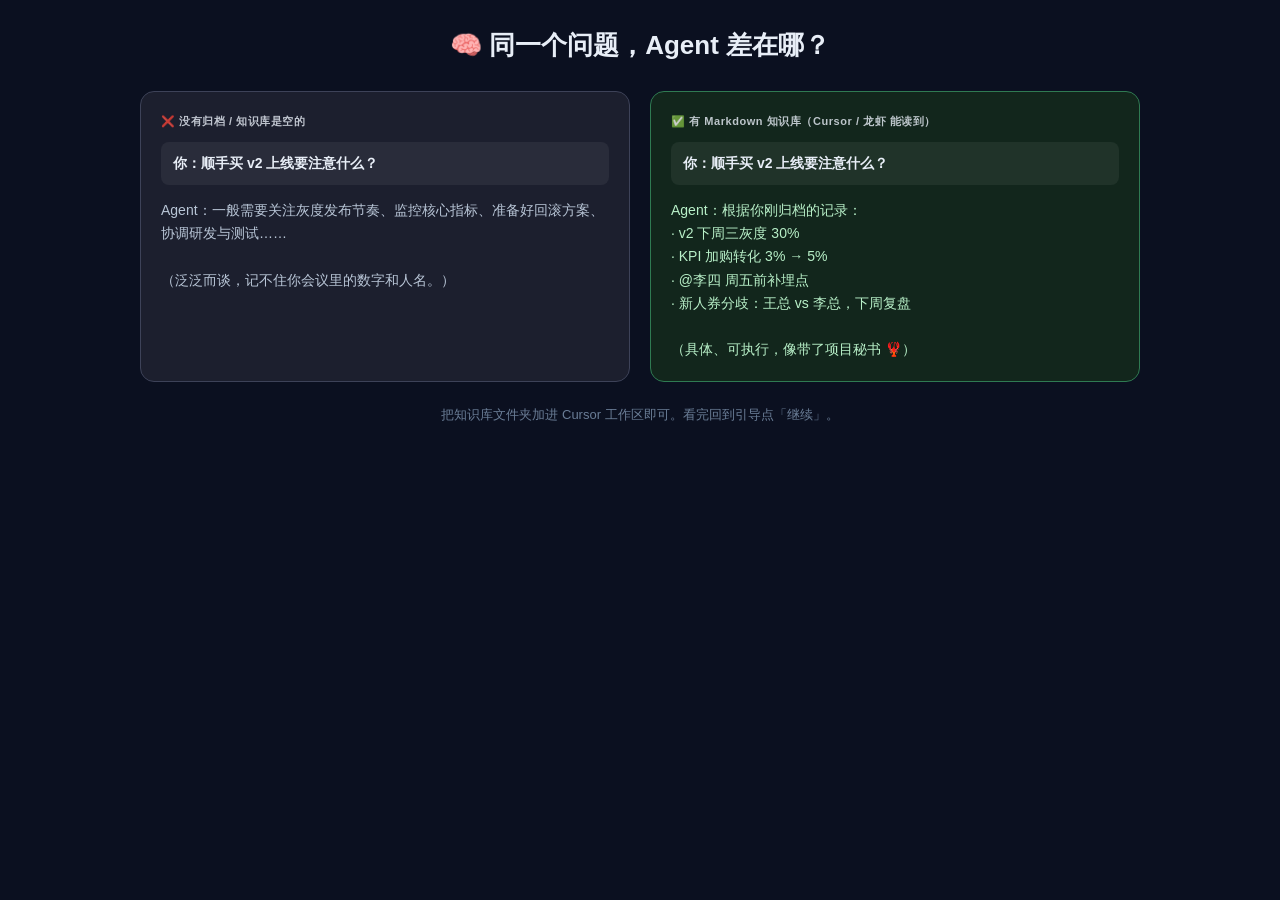
<file: onboarding_ui/agent_compare.html>
<!DOCTYPE html>
<html lang="zh-CN">
<head>
  <meta charset="UTF-8" />
  <title>Agent 变聪明 · 前后对比</title>
  <style>
    * { box-sizing: border-box; margin: 0; padding: 0; }
    body {
      font-family: -apple-system, "PingFang SC", sans-serif;
      background: #0b1020;
      color: #e8eef7;
      padding: 28px 20px 40px;
    }
    h1 { text-align: center; font-size: 26px; margin-bottom: 28px; }
    .grid {
      display: grid;
      grid-template-columns: 1fr 1fr;
      gap: 20px;
      max-width: 1000px;
      margin: 0 auto;
    }
    .panel {
      border-radius: 14px;
      padding: 20px;
      font-size: 14px;
      line-height: 1.65;
    }
    .before {
      background: #1c1f2e;
      border: 1px solid #3d4258;
    }
    .after {
      background: #12261c;
      border: 1px solid #2f7a52;
    }
    .label {
      font-size: 11px;
      font-weight: 700;
      letter-spacing: 0.05em;
      margin-bottom: 12px;
      opacity: 0.8;
    }
    .q {
      background: rgba(255,255,255,0.06);
      padding: 10px 12px;
      border-radius: 8px;
      margin-bottom: 14px;
      font-weight: 600;
    }
    .a { color: #b8c5d6; white-space: pre-wrap; }
    .after .a { color: #b8f0c8; }
    .after .a li { margin-left: 18px; margin-bottom: 6px; }
    .foot {
      text-align: center;
      margin-top: 24px;
      color: #6a7d96;
      font-size: 13px;
    }
  </style>
</head>
<body>
  <h1>🧠 同一个问题，Agent 差在哪？</h1>
  <div class="grid">
    <div class="panel before">
      <div class="label">❌ 没有归档 / 知识库是空的</div>
      <div class="q">你：顺手买 v2 上线要注意什么？</div>
      <div class="a">Agent：一般需要关注灰度发布节奏、监控核心指标、准备好回滚方案、协调研发与测试……

（泛泛而谈，记不住你会议里的数字和人名。）</div>
    </div>
    <div class="panel after">
      <div class="label">✅ 有 Markdown 知识库（Cursor / 龙虾 能读到）</div>
      <div class="q">你：顺手买 v2 上线要注意什么？</div>
      <div class="a">Agent：根据你刚归档的记录：
· v2 下周三灰度 30%
· KPI 加购转化 3% → 5%
· @李四 周五前补埋点
· 新人券分歧：王总 vs 李总，下周复盘

（具体、可执行，像带了项目秘书 🦞）</div>
    </div>
  </div>
  <p class="foot">把知识库文件夹加进 Cursor 工作区即可。看完回到引导点「继续」。</p>
</body>
</html>
</file>
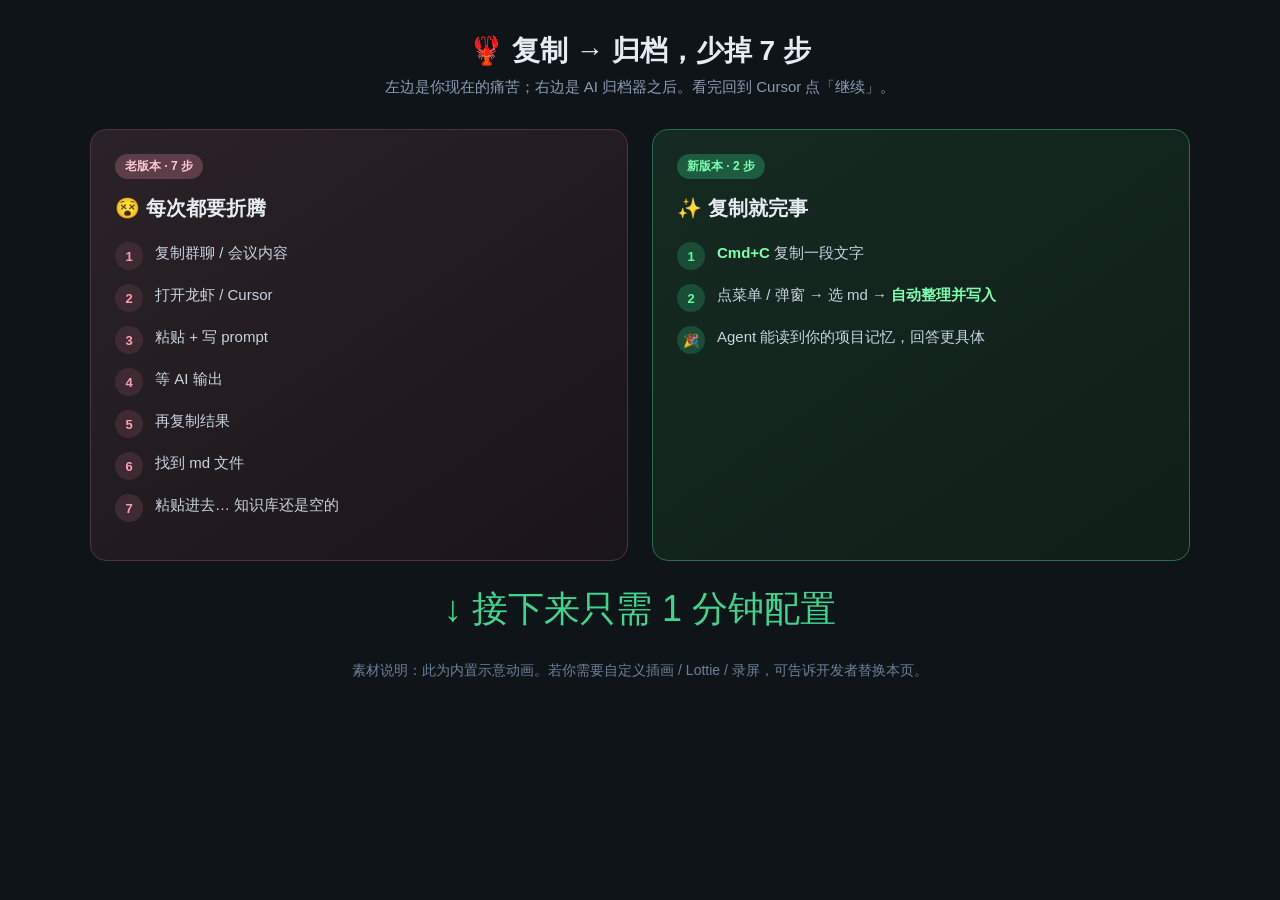
<file: onboarding_ui/compare.html>
<!DOCTYPE html>
<html lang="zh-CN">
<head>
  <meta charset="UTF-8" />
  <meta name="viewport" content="width=device-width, initial-scale=1" />
  <title>AI 归档器 · 前后对比</title>
  <style>
    * { box-sizing: border-box; margin: 0; padding: 0; }
    body {
      font-family: -apple-system, "PingFang SC", sans-serif;
      background: #0f1419;
      color: #e7ecf3;
      min-height: 100vh;
      padding: 32px 24px 48px;
    }
    h1 {
      text-align: center;
      font-size: 28px;
      margin-bottom: 8px;
    }
    .sub {
      text-align: center;
      color: #8b9cb3;
      margin-bottom: 32px;
      font-size: 15px;
    }
    .grid {
      display: grid;
      grid-template-columns: 1fr 1fr;
      gap: 24px;
      max-width: 1100px;
      margin: 0 auto;
    }
    .card {
      border-radius: 16px;
      padding: 24px;
      min-height: 420px;
      position: relative;
      overflow: hidden;
    }
    .old {
      background: linear-gradient(145deg, #2a2228 0%, #1a1518 100%);
      border: 1px solid #4a3540;
    }
    .new {
      background: linear-gradient(145deg, #152a22 0%, #0f1f18 100%);
      border: 1px solid #2d6b4f;
      animation: glow 2.5s ease-in-out infinite;
    }
    @keyframes glow {
      0%, 100% { box-shadow: 0 0 0 rgba(46, 213, 115, 0); }
      50% { box-shadow: 0 0 40px rgba(46, 213, 115, 0.15); }
    }
    .badge {
      display: inline-block;
      font-size: 12px;
      font-weight: 600;
      padding: 4px 10px;
      border-radius: 20px;
      margin-bottom: 16px;
    }
    .old .badge { background: #5c3d48; color: #ffc8d4; }
    .new .badge { background: #1e5c40; color: #7dffb2; }
    h2 { font-size: 20px; margin-bottom: 20px; }
    .step {
      display: flex;
      align-items: flex-start;
      gap: 12px;
      margin-bottom: 14px;
      opacity: 0;
      transform: translateX(-8px);
      animation: slideIn 0.5s forwards;
    }
    .new .step { transform: translateX(8px); }
    .old .step:nth-child(2) { animation-delay: 0.1s; }
    .old .step:nth-child(3) { animation-delay: 0.2s; }
    .old .step:nth-child(4) { animation-delay: 0.3s; }
    .old .step:nth-child(5) { animation-delay: 0.4s; }
    .old .step:nth-child(6) { animation-delay: 0.5s; }
    .old .step:nth-child(7) { animation-delay: 0.6s; }
    .new .step:nth-child(2) { animation-delay: 0.15s; }
    .new .step:nth-child(3) { animation-delay: 0.3s; }
    .new .step:nth-child(4) { animation-delay: 0.45s; }
    @keyframes slideIn {
      to { opacity: 1; transform: translateX(0); }
    }
    .num {
      flex-shrink: 0;
      width: 28px;
      height: 28px;
      border-radius: 50%;
      display: flex;
      align-items: center;
      justify-content: center;
      font-size: 13px;
      font-weight: 700;
    }
    .old .num { background: #3d2a32; color: #ff9eb0; }
    .new .num { background: #1a4d35; color: #5dffa0; }
    .txt { font-size: 15px; line-height: 1.5; color: #c8d4e0; }
    .new .txt strong { color: #7dffb2; }
    .arrow {
      text-align: center;
      font-size: 36px;
      color: #3dd68c;
      margin: 24px 0 8px;
      animation: pulse 1.2s ease-in-out infinite;
    }
    @keyframes pulse {
      0%, 100% { opacity: 0.5; transform: scale(1); }
      50% { opacity: 1; transform: scale(1.08); }
    }
    .foot {
      text-align: center;
      margin-top: 28px;
      color: #6d8099;
      font-size: 14px;
    }
    @media (max-width: 800px) {
      .grid { grid-template-columns: 1fr; }
    }
  </style>
</head>
<body>
  <h1>🦞 复制 → 归档，少掉 7 步</h1>
  <p class="sub">左边是你现在的痛苦；右边是 AI 归档器之后。看完回到 Cursor 点「继续」。</p>

  <div class="grid">
    <div class="card old">
      <span class="badge">老版本 · 7 步</span>
      <h2>😵 每次都要折腾</h2>
      <div class="step"><span class="num">1</span><span class="txt">复制群聊 / 会议内容</span></div>
      <div class="step"><span class="num">2</span><span class="txt">打开龙虾 / Cursor</span></div>
      <div class="step"><span class="num">3</span><span class="txt">粘贴 + 写 prompt</span></div>
      <div class="step"><span class="num">4</span><span class="txt">等 AI 输出</span></div>
      <div class="step"><span class="num">5</span><span class="txt">再复制结果</span></div>
      <div class="step"><span class="num">6</span><span class="txt">找到 md 文件</span></div>
      <div class="step"><span class="num">7</span><span class="txt">粘贴进去… 知识库还是空的</span></div>
    </div>

    <div class="card new">
      <span class="badge">新版本 · 2 步</span>
      <h2>✨ 复制就完事</h2>
      <div class="step"><span class="num">1</span><span class="txt"><strong>Cmd+C</strong> 复制一段文字</span></div>
      <div class="step"><span class="num">2</span><span class="txt">点菜单 / 弹窗 → 选 md → <strong>自动整理并写入</strong></span></div>
      <div class="step"><span class="num">🎉</span><span class="txt">Agent 能读到你的项目记忆，回答更具体</span></div>
    </div>
  </div>

  <p class="arrow">↓ 接下来只需 1 分钟配置</p>
  <p class="foot">素材说明：此为内置示意动画。若你需要自定义插画 / Lottie / 录屏，可告诉开发者替换本页。</p>
</body>
</html>
</file>
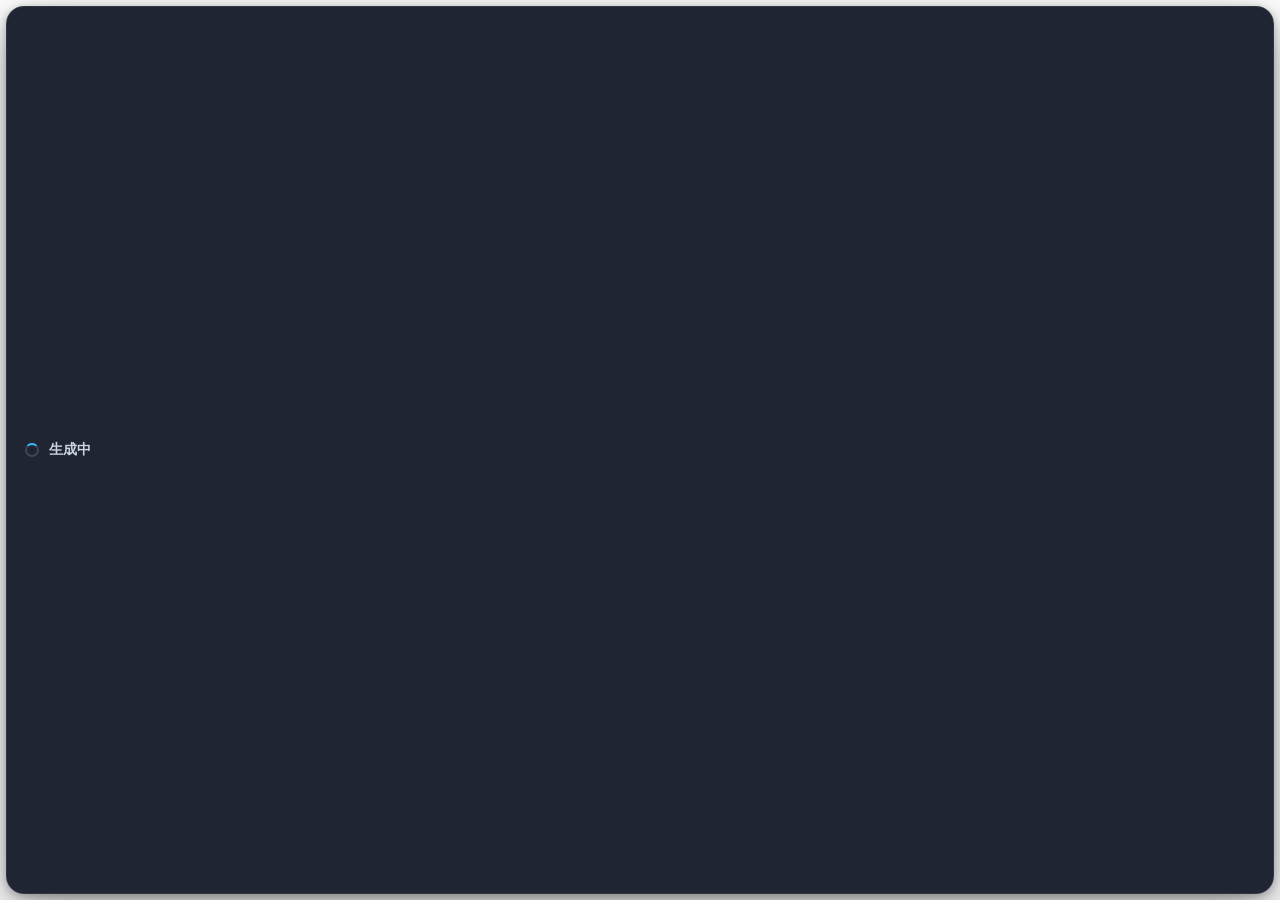
<file: quick/capsule.html>
<!DOCTYPE html>
<html lang="zh-CN">
<head>
  <meta charset="UTF-8" />
  <meta name="viewport" content="width=device-width, initial-scale=1" />
  <title>AI Capsule</title>
  <style>
    * { box-sizing: border-box; margin: 0; padding: 0; }
    html, body {
      height: 100%;
      font-family: -apple-system, "PingFang SC", "SF Pro Text", sans-serif;
      background: transparent;
      color: #f1f5f9;
      overflow: hidden;
      -webkit-user-select: none;
      user-select: none;
    }
    .root { width: 100%; height: 100%; padding: 6px; }
    .capsule {
      position: relative;
      width: 100%;
      height: 100%;
      background: rgba(17, 24, 39, 0.94);
      backdrop-filter: blur(24px) saturate(180%);
      -webkit-backdrop-filter: blur(24px) saturate(180%);
      border: 1px solid rgba(255, 255, 255, 0.08);
      border-radius: 18px;
      box-shadow: 0 16px 48px rgba(0, 0, 0, 0.4), 0 2px 8px rgba(0, 0, 0, 0.25);
      overflow: hidden;
      display: flex;
      flex-direction: column;
    }

    /* ===== 状态 1: Thinking ===== */
    .thinking {
      display: flex;
      align-items: center;
      gap: 10px;
      height: 100%;
      padding: 0 18px;
      font-size: 13.5px;
      font-weight: 600;
      color: #cbd5e1;
    }
    .spin {
      width: 14px; height: 14px; border-radius: 50%;
      border: 2px solid rgba(255, 255, 255, 0.15);
      border-top-color: #38bdf8;
      animation: spin 0.8s linear infinite;
      flex: 0 0 auto;
    }
    @keyframes spin { to { transform: rotate(360deg); } }
    .stream-wait {
      display: inline-flex;
      align-items: center;
      gap: 8px;
      color: #94a3b8;
      font-size: 13px;
    }
    .stream-cursor {
      display: inline-block;
      color: #38bdf8;
      animation: blink 0.9s step-end infinite;
      margin-left: 1px;
    }
    @keyframes blink { 50% { opacity: 0; } }

    /* ===== 状态 2: Result ===== */
    .result { display: none; flex-direction: column; height: 100%; }
    .result.show { display: flex; }
    .head {
      display: flex;
      align-items: center;
      gap: 8px;
      padding: 12px 16px 4px 16px;
      font-size: 13px;
      color: #cbd5e1;
    }
    .head .icon {
      width: 18px; height: 18px; border-radius: 999px;
      background: rgba(56, 189, 248, 0.2);
      color: #38bdf8;
      font-size: 11px;
      display: grid; place-items: center;
      flex: 0 0 auto;
    }
    .head .title { font-weight: 700; color: #f1f5f9; }
    .head .target-wrap {
      display: inline-flex;
      align-items: center;
      gap: 2px;
      margin-left: auto;
      max-width: 200px;
      min-width: 0;
    }
    .head .target {
      font-size: 11px; color: #64748b;
      overflow: hidden; text-overflow: ellipsis; white-space: nowrap;
      min-width: 0;
    }
    .head .target-switch {
      background: transparent;
      border: none;
      color: #64748b;
      width: 16px;
      height: 18px;
      padding: 0;
      border-radius: 4px;
      font-size: 14px;
      line-height: 1;
      cursor: pointer;
      font-family: inherit;
      flex: 0 0 auto;
    }
    .head .target-switch:hover { color: #f1f5f9; background: rgba(255, 255, 255, 0.08); }
    .head .target-switch:active { transform: scale(0.92); }
    .head .target-switch.open { color: #f1f5f9; background: rgba(255, 255, 255, 0.1); }

    /* 切换目标的小浮层 */
    .target-popover {
      position: absolute;
      right: 36px;
      top: 38px;
      min-width: 220px;
      max-width: 280px;
      background: #1e293b;
      border: 1px solid rgba(255, 255, 255, 0.08);
      border-radius: 10px;
      box-shadow: 0 12px 32px rgba(0, 0, 0, 0.45);
      padding: 6px;
      z-index: 50;
      font-size: 12.5px;
    }
    .target-popover[hidden] { display: none; }
    .target-popover .tp-hint {
      padding: 4px 10px 6px;
      color: #64748b;
      font-size: 10.5px;
      letter-spacing: 0.04em;
    }
    .target-popover .tp-item {
      display: flex;
      align-items: center;
      gap: 8px;
      width: 100%;
      padding: 7px 10px;
      border-radius: 6px;
      background: transparent;
      border: none;
      color: #e2e8f0;
      font-family: inherit;
      font-size: 12.5px;
      text-align: left;
      cursor: pointer;
      overflow: hidden;
    }
    .target-popover .tp-item:hover { background: rgba(255, 255, 255, 0.06); }
    .target-popover .tp-item .tp-dot {
      width: 6px; height: 6px; border-radius: 50%;
      background: #475569; flex: 0 0 auto;
    }
    .target-popover .tp-item.current .tp-dot { background: #38bdf8; }
    .target-popover .tp-item.current { color: #f1f5f9; font-weight: 600; }
    .target-popover .tp-name {
      overflow: hidden; text-overflow: ellipsis; white-space: nowrap;
      min-width: 0; flex: 1 1 auto;
    }
    .target-popover .tp-divider {
      height: 1px; background: rgba(255, 255, 255, 0.06);
      margin: 4px 4px;
    }
    .target-popover .tp-item.tp-pick { color: #94a3b8; font-weight: 500; }
    .target-popover .tp-item.tp-pick .tp-dot { background: transparent; }
    .head .close {
      background: transparent; border: none; color: #64748b;
      width: 20px; height: 20px; border-radius: 6px;
      font-size: 12px; cursor: pointer;
    }
    .head .close:hover { background: rgba(255, 255, 255, 0.08); color: #f1f5f9; }
    .body {
      flex: 1 1 auto;
      min-height: 0;
      padding: 8px 16px 4px 16px;
      font-size: 13.5px; line-height: 1.6;
      color: #e2e8f0;
      overflow: auto;
      word-break: break-word;
      -webkit-user-select: text; user-select: text;
    }
    .body.err { color: #fca5a5; font-size: 12.5px; white-space: pre-wrap; }
    /* 「📚 与你的笔记」分隔后的小卡 */
    .body hr {
      margin: 12px 0 10px;
      border: 0;
      border-top: 1px dashed rgba(255, 255, 255, 0.12);
    }
    .body h3 {
      font-size: 12.5px;
      font-weight: 700;
      color: #7dd3fc;
      margin: 0 0 6px;
      letter-spacing: 0.02em;
    }
    .body hr + h3 + ul {
      background: rgba(56, 189, 248, 0.06);
      border: 1px solid rgba(56, 189, 248, 0.15);
      border-radius: 8px;
      padding: 8px 12px 8px 26px;
      margin: 0;
    }
    .body hr + h3 + ul li { font-size: 12.5px; color: #cbd5e1; line-height: 1.7; }
    /* 旁白区也可能是 p / table / blockquote，给它们一致的卡片感（hr+h3 之后的相邻块） */
    .body hr + h3 + p,
    .body hr + h3 + blockquote {
      background: rgba(56, 189, 248, 0.06);
      border: 1px solid rgba(56, 189, 248, 0.15);
      border-radius: 8px;
      padding: 8px 12px;
      margin: 0;
      font-size: 12.5px;
      color: #cbd5e1;
      line-height: 1.7;
    }
    /* 表格（旁白里常用「维度 vs 维度」对比） */
    .body table {
      width: 100%;
      border-collapse: collapse;
      margin: 6px 0;
      font-size: 12px;
      table-layout: auto;
    }
    .body th, .body td {
      border: 1px solid rgba(255, 255, 255, 0.1);
      padding: 5px 8px;
      text-align: left;
      vertical-align: top;
      line-height: 1.5;
    }
    .body th {
      background: rgba(56, 189, 248, 0.1);
      color: #e0f2fe;
      font-weight: 600;
      font-size: 11.5px;
    }
    .body td { color: #cbd5e1; }
    .body td strong { color: #f1f5f9; }
    /* 引用块（旁白里偶尔引用历史会议或他人发言） */
    .body blockquote {
      border-left: 3px solid rgba(56, 189, 248, 0.4);
      padding: 2px 10px;
      margin: 6px 0;
      color: #cbd5e1;
      font-style: italic;
    }
    body.theme-white .body hr { border-top-color: #e2e8f0; }
    body.theme-white .body h3 { color: #0369a1; }
    body.theme-white .body hr + h3 + ul,
    body.theme-white .body hr + h3 + p,
    body.theme-white .body hr + h3 + blockquote {
      background: #eff8ff;
      border-color: #cfe5fb;
      color: #334155;
    }
    body.theme-white .body hr + h3 + ul li { color: #334155; }
    body.theme-white .body th, body.theme-white .body td {
      border-color: #e2e8f0;
      color: #334155;
    }
    body.theme-white .body th {
      background: #eff8ff;
      color: #075985;
    }
    body.theme-white .body td strong { color: #0f172a; }
    body.theme-white .body blockquote {
      border-left-color: #cfe5fb;
      color: #475569;
    }

    /* 视角补充的轻反馈 👍/👎 */
    .kb-fb {
      display: none;
      align-items: center;
      gap: 8px;
      padding: 6px 12px 0;
      margin: 6px 0 2px;
      font-size: 11.5px;
      color: #64748b;
    }
    .kb-fb.show { display: flex; }
    .kb-fb .kb-fb-label { opacity: 0.85; }
    .kb-fb-btn {
      cursor: pointer;
      padding: 3px 9px;
      border-radius: 6px;
      background: transparent;
      border: 1px solid rgba(255,255,255,0.1);
      color: #94a3b8;
      font-family: inherit;
      font-size: 11.5px;
      transition: background 0.12s, color 0.12s, border-color 0.12s;
    }
    .kb-fb-btn:hover { color: #f1f5f9; background: rgba(255,255,255,0.06); }
    .kb-fb-btn.active.up { color: #4ade80; border-color: rgba(74,222,128,0.4); background: rgba(74,222,128,0.08); }
    .kb-fb-btn.active.down { color: #fb923c; border-color: rgba(251,146,60,0.4); background: rgba(251,146,60,0.08); }
    .kb-fb-thx { font-size: 11px; color: #94a3b8; }
    body.theme-white .kb-fb { color: #64748b; }
    body.theme-white .kb-fb-btn { border-color: #e2e8f0; color: #64748b; }
    body.theme-white .kb-fb-btn:hover { background: #f1f5f9; color: #0f172a; }
    body.theme-white .kb-fb-btn.active.up { color: #16a34a; border-color: #bbf7d0; background: #f0fdf4; }
    body.theme-white .kb-fb-btn.active.down { color: #c2410c; border-color: #fed7aa; background: #fff7ed; }

    /* 👎 展开的 reason chips：「关联错误 / 过度解读 / 过时信息」 */
    .kb-fb-reasons { display: none; align-items: center; gap: 6px; }
    .kb-fb.show.show-reasons .kb-fb-reasons { display: inline-flex; }
    .kb-fb.show.show-reasons .kb-fb-btn.up,
    .kb-fb.show.show-reasons .kb-fb-btn.down { display: none; }
    .kb-fb-chip {
      cursor: pointer;
      padding: 2px 8px;
      border-radius: 999px;
      background: transparent;
      border: 1px solid rgba(251,146,60,0.35);
      color: #fdba74;
      font-family: inherit;
      font-size: 11px;
      transition: background 0.12s, color 0.12s;
    }
    .kb-fb-chip:hover { background: rgba(251,146,60,0.1); color: #fed7aa; }
    .kb-fb-chip[disabled] { opacity: 0.5; cursor: default; }
    body.theme-white .kb-fb-chip { color: #c2410c; border-color: #fed7aa; }
    body.theme-white .kb-fb-chip:hover { background: #fff7ed; }

    /* 双 card 拆分：「📝 精简」+「💡 视角补充」 */
    .r-card { margin: 0 0 8px 0; }
    .r-card:last-child { margin-bottom: 0; }
    .r-label {
      font-size: 10.5px;
      font-weight: 600;
      color: #94a3b8;
      letter-spacing: 0.06em;
      margin: 0 0 4px 0;
    }
    .r-aside {
      background: rgba(56, 189, 248, 0.05);
      border: 1px solid rgba(56, 189, 248, 0.18);
      border-radius: 10px;
      padding: 7px 12px 6px 12px;
    }
    .r-aside .r-label { color: #7dd3fc; }
    /* aside 内部 AI 自己写的 hr / h3 标题被 label 取代，隐藏避免重复 */
    .r-aside > hr, .r-aside > h3:first-child, .r-aside > h3:nth-child(2) { display: none; }
    .r-aside > * { margin-top: 0; }
    body.theme-white .r-label { color: #64748b; }
    body.theme-white .r-aside { background: #eff8ff; border-color: #cfe5fb; }
    body.theme-white .r-aside .r-label { color: #0369a1; }

    /* 自动学习的疑似拼写卡片（路线 D，挂在 result-body 下、kb-fb 上） */
    /* 配色保持中性，提示「这事已经做完」而不是「等你操作」 */
    .dict-fix {
      display: flex;
      flex-direction: column;
      gap: 4px;
      margin: 8px 12px 0;
      padding: 8px 10px;
      border: 1px solid rgba(148, 163, 184, 0.22);
      background: rgba(148, 163, 184, 0.08);
      border-radius: 8px;
      font-size: 12px;
      color: #cbd5e1;
    }
    .dict-fix[hidden] { display: none; }
    .dict-fix-row {
      display: flex;
      align-items: center;
      gap: 8px;
      line-height: 1.55;
    }
    .dict-fix-row.undone {
      opacity: 0.55;
      color: #94a3b8;
    }
    .dict-fix-row.undone .dict-fix-text b {
      text-decoration: line-through;
      color: #94a3b8;
    }
    .dict-fix-text { flex: 1 1 auto; min-width: 0; word-break: break-word; }
    .dict-fix-text .ico { margin-right: 2px; }
    .dict-fix-text b { color: #f1f5f9; font-weight: 600; }
    .dict-fix-text .arrow { color: #64748b; margin: 0 2px; }
    .dict-fix-btn {
      flex: 0 0 auto;
      cursor: pointer;
      padding: 3px 9px;
      border-radius: 6px;
      background: transparent;
      border: 1px solid rgba(148, 163, 184, 0.4);
      color: #cbd5e1;
      font-family: inherit;
      font-size: 11.5px;
      transition: background 0.12s, color 0.12s, border-color 0.12s;
    }
    .dict-fix-btn:hover { background: rgba(148, 163, 184, 0.18); color: #f1f5f9; }
    .dict-fix-btn[disabled] { opacity: 0.7; cursor: default; }
    body.theme-white .dict-fix {
      border-color: #e2e8f0;
      background: #f8fafc;
      color: #475569;
    }
    body.theme-white .dict-fix-text b { color: #0f172a; }
    body.theme-white .dict-fix-text .arrow { color: #94a3b8; }
    body.theme-white .dict-fix-row.undone { color: #94a3b8; }
    body.theme-white .dict-fix-row.undone .dict-fix-text b { color: #94a3b8; }
    body.theme-white .dict-fix-btn {
      border-color: #cbd5e1;
      color: #475569;
    }
    body.theme-white .dict-fix-btn:hover { background: #f1f5f9; color: #0f172a; }

    /* 已修正小角标（result-title 后面） */
    .dict-tag {
      font-size: 11px;
      color: #cbd5e1;
      font-weight: 500;
      margin-left: 6px;
      opacity: 0.85;
    }
    body.theme-white .dict-tag { color: #64748b; }

    .api-key-panel {
      display: none;
      flex-direction: column;
      flex: 0 0 auto;
      min-height: 0;
      padding: 0 16px 10px;
      overflow: visible;
    }
    .api-key-panel.show { display: flex; }
    .api-key-card {
      display: flex;
      flex-direction: column;
      gap: 10px;
      padding: 12px 14px;
      border-radius: 12px;
      border: 1px solid rgba(255, 255, 255, 0.08);
      background: rgba(0, 0, 0, 0.2);
    }
    .api-key-step {
      font-size: 12px;
      font-weight: 600;
      color: #94a3b8;
      margin: 0;
      letter-spacing: 0.02em;
    }
    .api-key-lead {
      font-size: 12.5px;
      line-height: 1.55;
      color: #cbd5e1;
      margin: 0;
    }
    .api-key-lead code {
      font-size: 11.5px;
      padding: 1px 5px;
      border-radius: 4px;
      background: rgba(255, 255, 255, 0.08);
    }
    .api-key-url {
      display: flex;
      align-items: center;
      gap: 8px;
      width: 100%;
      padding: 10px 12px;
      border-radius: 10px;
      border: 1px solid rgba(56, 189, 248, 0.35);
      background: rgba(56, 189, 248, 0.1);
      color: #7dd3fc;
      font-size: 12.5px;
      font-family: ui-monospace, SFMono-Regular, Menlo, monospace;
      text-decoration: none;
      cursor: pointer;
      text-align: left;
      transition: background 0.12s, border-color 0.12s;
      -webkit-user-select: text;
      user-select: text;
      word-break: break-all;
    }
    .api-key-url:hover {
      background: rgba(56, 189, 248, 0.18);
      border-color: rgba(56, 189, 248, 0.55);
      color: #bae6fd;
    }
    .api-key-url::before {
      content: "↗";
      flex: 0 0 auto;
      font-size: 14px;
      opacity: 0.85;
    }
    .api-key-input {
      width: 100%;
      padding: 10px 12px;
      border-radius: 10px;
      border: 1px solid rgba(255, 255, 255, 0.12);
      background: rgba(0, 0, 0, 0.25);
      color: #f8fafc;
      font-size: 13px;
      font-family: ui-monospace, SFMono-Regular, Menlo, monospace;
      outline: none;
      -webkit-user-select: text;
      user-select: text;
    }
    .api-key-input:focus { border-color: #38bdf8; box-shadow: 0 0 0 2px rgba(56, 189, 248, 0.2); }
    .api-key-err { font-size: 12px; color: #fca5a5; min-height: 16px; margin: 0; }
    body.theme-white .api-key-card {
      background: #f8fafc;
      border-color: #e5e7eb;
    }
    body.theme-white .api-key-step { color: #64748b; }
    body.theme-white .api-key-lead { color: #475569; }
    body.theme-white .api-key-lead code { background: #f1f5f9; }
    body.theme-white .api-key-url {
      background: #f0f9ff;
      border-color: #bae6fd;
      color: #0369a1;
    }
    body.theme-white .api-key-url:hover { background: #e0f2fe; }
    body.theme-white .api-key-input {
      background: #fff;
      border-color: #e5e7eb;
      color: #0f172a;
    }
    body.theme-white .api-key-err { color: #b91c1c; }
    .body h1, .body h2, .body h3 {
      color: #f1f5f9;
      font-weight: 800;
      margin: 8px 0 4px 0;
      line-height: 1.35;
    }
    .body h1 { font-size: 16px; }
    .body h2 { font-size: 14.5px; color: #38bdf8; }
    .body h3 { font-size: 13px; color: #93c5fd; }
    .body h2:first-child, .body h3:first-child, .body p:first-child, .body ul:first-child, .body ol:first-child { margin-top: 0; }
    .body p { margin: 4px 0; }
    .body strong { color: #fde047; font-weight: 700; }
    .body code {
      font-family: ui-monospace, Menlo, monospace;
      font-size: 12px;
      background: rgba(255, 255, 255, 0.08);
      padding: 1px 5px; border-radius: 4px;
      color: #fbcfe8;
    }
    .body ul, .body ol { margin: 4px 0 4px 18px; padding: 0; }
    .body li { margin: 2px 0; }
    .actions {
      display: flex;
      align-items: center;
      gap: 8px;
      flex-shrink: 0;
      margin-top: auto;
      padding: 10px 16px 12px;
      border-top: 1px solid rgba(255, 255, 255, 0.06);
    }
    .actions.api-key-mode {
      display: grid;
      grid-template-columns: 1fr 1fr;
      gap: 8px;
      align-items: stretch;
    }
    .actions.api-key-mode #btn-refine {
      grid-column: 1 / -1;
      justify-content: center;
    }
    .actions.api-key-mode .btn {
      width: 100%;
      justify-content: center;
    }
    .btn {
      display: inline-flex;
      align-items: center;
      gap: 5px;
      padding: 6px 14px;
      border-radius: 8px;
      border: 1px solid rgba(255, 255, 255, 0.1);
      background: rgba(255, 255, 255, 0.06);
      color: #f1f5f9;
      font-size: 12.5px;
      font-weight: 700;
      cursor: pointer;
      font-family: inherit;
      transition: background 0.12s, transform 0.08s, border-color 0.12s;
    }
    .btn:hover { background: rgba(255, 255, 255, 0.12); }
    .btn:active { transform: scale(0.96); }
    .btn[disabled] { opacity: 0.5; cursor: not-allowed; }
    .btn.primary {
      background: #f1f5f9;
      border-color: #f1f5f9;
      color: #0f172a;
    }
    .btn.primary:hover { background: #ffffff; }
    .btn.ghost {
      background: transparent;
      border-color: transparent;
      color: #94a3b8;
    }
    /* 齿轮按钮：放 actions 最右、靠近 spacer 之前；纯 icon，不抢主行动 */
    .btn.icon-only {
      width: 30px;
      padding: 6px 0;
      justify-content: center;
      background: transparent;
      border-color: transparent;
      color: #64748b;
      font-size: 14px;
    }
    .btn.icon-only:hover { color: #f1f5f9; background: rgba(255,255,255,0.08); }
    .btn.ghost:hover { color: #f1f5f9; background: rgba(255, 255, 255, 0.06); }
    /* 「📚 笔记」开关：off 灰、on 蓝。点了立刻看效果（自动重精简） */
    .btn.btn-toggle {
      font-size: 11.5px;
      padding: 6px 10px;
      color: #94a3b8;
      background: transparent;
      border-color: rgba(255,255,255,0.08);
    }
    .btn.btn-toggle.on {
      color: #7dd3fc;
      background: rgba(56,189,248,0.08);
      border-color: rgba(56,189,248,0.35);
    }
    body.theme-white .btn.btn-toggle { color: #64748b; border-color: #e5e7eb; }
    body.theme-white .btn.btn-toggle.on {
      color: #0369a1;
      background: #eff8ff;
      border-color: #cfe5fb;
    }
    /* v0.4.16：切换「📚 笔记」后浮出的「↻ 重算」chip。
       插在 result 卡下方，醒目但不抢眼；hover 时浅蓝高亮提示可点 */
    .btn.recompute-chip {
      display: block;
      margin: 8px 16px 4px;
      padding: 7px 12px;
      font-size: 12px;
      color: #7dd3fc;
      background: rgba(56,189,248,0.06);
      border-color: rgba(56,189,248,0.28);
      border-style: dashed;
      cursor: pointer;
      text-align: center;
      width: calc(100% - 32px);
    }
    .btn.recompute-chip:hover {
      background: rgba(56,189,248,0.14);
      border-style: solid;
    }
    body.theme-white .btn.recompute-chip {
      color: #0369a1;
      background: #f5fbff;
      border-color: #b6dcf5;
    }
    body.theme-white .btn.recompute-chip:hover { background: #e6f4fd; }
    .spacer { flex: 1; }

    /* ===== 状态 3: Feedback ===== */
    .feedback {
      display: none;
      align-items: center;
      gap: 10px;
      height: 100%;
      padding: 0 20px;
      font-size: 13.5px;
      font-weight: 700;
      color: #f1f5f9;
      white-space: nowrap;
      overflow: hidden;
    }
    .feedback.show { display: flex; }
    .feedback .ok {
      width: 22px; height: 22px; border-radius: 999px;
      background: #16a34a; color: #ffffff;
      display: grid; place-items: center;
      font-size: 13px; font-weight: 800;
      flex: 0 0 auto;
    }
    .feedback #fb-text {
      flex: 1; min-width: 0;
      overflow: hidden; text-overflow: ellipsis;
    }
    .feedback.err .ok { background: #dc2626; }

    /* ===== v0.4.15 图片即附件归档：image mode ===== */
    .img-mode {
      display: flex;
      flex-direction: column;
      gap: 8px;
      align-items: stretch;
    }
    .img-preview {
      display: flex;
      justify-content: center;
      background: rgba(0, 0, 0, 0.25);
      border: 1px solid rgba(255, 255, 255, 0.06);
      border-radius: 10px;
      padding: 8px;
      min-height: 80px;
    }
    .img-preview img {
      max-width: 100%;
      max-height: 360px;
      border-radius: 6px;
      object-fit: contain;
      display: block;
      -webkit-user-drag: element;
    }
    .img-meta {
      font-size: 11.5px;
      color: #94a3b8;
      letter-spacing: 0.02em;
      text-align: center;
    }
    body.theme-white .img-preview {
      background: #f8fafc;
      border-color: #e5e7eb;
    }
    body.theme-white .img-meta { color: #64748b; }

    /* 8 个拖拽 handle：4 边 + 4 角，仅 result 状态显示 */
    .rh {
      position: absolute;
      background: transparent;
      z-index: 10;
      display: none;
      transition: background 0.15s;
    }
    .rh.show { display: block; }
    .rh:hover { background: rgba(255, 255, 255, 0.06); }

    /* 边：留出 12px 给角落 */
    .rh-top    { top: 0;    left: 12px; right: 12px; height: 6px; cursor: ns-resize; }
    .rh-bottom { bottom: 0; left: 12px; right: 12px; height: 6px; cursor: ns-resize; }
    .rh-left   { left: 0;   top: 12px;  bottom: 12px; width: 6px; cursor: ew-resize; }
    .rh-right  { right: 0;  top: 12px;  bottom: 12px; width: 6px; cursor: ew-resize; }

    /* 角：12x12 */
    .rh-tl { top: 0;    left: 0;    width: 12px; height: 12px; cursor: nwse-resize; border-top-left-radius: 18px; }
    .rh-tr { top: 0;    right: 0;   width: 12px; height: 12px; cursor: nesw-resize; border-top-right-radius: 18px; }
    .rh-bl { bottom: 0; left: 0;    width: 12px; height: 12px; cursor: nesw-resize; border-bottom-left-radius: 18px; }
    .rh-br { bottom: 0; right: 0;   width: 12px; height: 12px; cursor: nwse-resize; border-bottom-right-radius: 18px; }

    /* 右下角保留一个淡色斜纹做视觉提示 */
    .rh-br::before {
      content: "";
      position: absolute;
      right: 2px;
      bottom: 2px;
      width: 8px;
      height: 8px;
      opacity: 0.5;
      background:
        linear-gradient(135deg, transparent 0%, transparent 33%, #94a3b8 33%, #94a3b8 44%, transparent 44%, transparent 66%, #94a3b8 66%, #94a3b8 77%, transparent 77%);
      pointer-events: none;
    }

    /* ============= 白色主题（body.theme-white 覆盖） ============= */
    body.theme-white { color: #1f2937; }
    body.theme-white .capsule {
      background: rgba(255, 255, 255, 0.96);
      border: 1px solid #e5e7eb;
      box-shadow: 0 8px 24px rgba(15, 23, 42, 0.08), 0 1px 2px rgba(15, 23, 42, 0.04);
    }
    body.theme-white .thinking { color: #475569; }
    body.theme-white .spin {
      border-color: #e5e7eb;
      border-top-color: #0ea5e9;
    }

    body.theme-white .head { color: #475569; }
    body.theme-white .head .icon {
      background: #e0f2fe;
      color: #0284c7;
    }
    body.theme-white .head .title { color: #0f172a; }
    body.theme-white .head .target-wrap {
      background: #f8fafc;
      border-radius: 6px;
      padding: 3px 4px 3px 8px;
    }
    body.theme-white .head .target { color: #64748b; }
    body.theme-white .head .target-switch { color: #94a3b8; }
    body.theme-white .head .target-switch:hover { color: #0f172a; background: #f1f5f9; }
    body.theme-white .head .target-switch.open { color: #0f172a; background: #e2e8f0; }
    body.theme-white .target-popover {
      background: #ffffff;
      border-color: #e2e8f0;
      box-shadow: 0 12px 28px rgba(15, 23, 42, 0.12);
    }
    body.theme-white .target-popover .tp-hint { color: #94a3b8; }
    body.theme-white .target-popover .tp-item { color: #334155; }
    body.theme-white .target-popover .tp-item:hover { background: #f1f5f9; }
    body.theme-white .target-popover .tp-item.current { color: #0f172a; }
    body.theme-white .target-popover .tp-item .tp-dot { background: #cbd5e1; }
    body.theme-white .target-popover .tp-item.current .tp-dot { background: #0284c7; }
    body.theme-white .target-popover .tp-divider { background: #e2e8f0; }
    body.theme-white .target-popover .tp-item.tp-pick { color: #64748b; }
    body.theme-white .head .close { color: #94a3b8; }
    body.theme-white .head .close:hover { background: #f1f5f9; color: #0f172a; }

    body.theme-white .body { color: #334155; }
    body.theme-white .body.err { color: #b91c1c; }
    body.theme-white .body h1,
    body.theme-white .body h2,
    body.theme-white .body h3 { color: #0f172a; }
    body.theme-white .body h2 { color: #0284c7; }
    body.theme-white .body h3 { color: #0369a1; }
    body.theme-white .body strong { color: #b45309; }
    body.theme-white .body code {
      background: #f1f5f9;
      color: #be185d;
    }

    body.theme-white .btn {
      background: #ffffff;
      border-color: #e5e7eb;
      color: #1f2937;
    }
    body.theme-white .btn:hover { background: #f8fafc; }
    body.theme-white .btn.primary {
      background: #0f172a;
      border-color: #0f172a;
      color: #ffffff;
    }
    body.theme-white .btn.primary:hover { background: #1f2937; }
    body.theme-white .btn.ghost {
      background: transparent;
      border-color: transparent;
      color: #64748b;
    }
    body.theme-white .btn.ghost:hover { color: #0f172a; background: #f1f5f9; }
    body.theme-white .actions { border-top-color: #e5e7eb; }

    body.theme-white .feedback { color: #0f172a; }
    body.theme-white .rh:hover { background: rgba(15, 23, 42, 0.05); }
    body.theme-white .rh-br::before {
      background:
        linear-gradient(135deg, transparent 0%, transparent 33%, #cbd5e1 33%, #cbd5e1 44%, transparent 44%, transparent 66%, #cbd5e1 66%, #cbd5e1 77%, transparent 77%);
    }
  </style>
</head>
<body>
  <div class="root">
    <div class="capsule" id="capsule">
      <!-- 状态 1: Thinking -->
      <div class="thinking" id="thinking">
        <span class="spin"></span>
        <span id="thinking-text">生成中</span>
      </div>

      <!-- 状态 2: Result -->
      <div class="result" id="result">
        <div class="head">
          <span class="icon">i</span>
          <span class="title" id="result-title">AI 已精简</span>
          <span class="target-wrap" style="position: relative;">
            <span class="target" id="result-target"></span>
            <button class="target-switch" id="btn-switch-target" title="切换归档目标">›</button>
            <div class="target-popover" id="target-popover" hidden>
              <div class="tp-hint">切换默认归档文档</div>
              <div id="tp-list"></div>
              <div class="tp-divider"></div>
              <button class="tp-item tp-pick" id="tp-pick"><span class="tp-dot"></span><span class="tp-name">📂 在 Finder 中选其他…</span></button>
            </div>
          </span>
          <button class="close" id="btn-close" title="关闭 (Esc)">✕</button>
        </div>
        <div class="body" id="result-body"></div>
        <div class="dict-fix" id="dict-fix" hidden></div>
        <div class="kb-fb" id="kb-fb">
          <span class="kb-fb-label" id="kb-fb-label">视角补充准吗？</span>
          <button type="button" class="kb-fb-btn up" id="kb-fb-up" title="补充得准 / 有用">👍 准确</button>
          <button type="button" class="kb-fb-btn down" id="kb-fb-down" title="补充不准 / 没用">👎 不准</button>
          <span class="kb-fb-reasons" id="kb-fb-reasons">
            <button type="button" class="kb-fb-chip" data-reason="wrong_link" title="引用的事实对不上">关联错误</button>
            <button type="button" class="kb-fb-chip" data-reason="over_inference" title="原文没说，AI 自己脑补">过度解读</button>
            <button type="button" class="kb-fb-chip" data-reason="stale" title="用了知识库里过时的信息">过时信息</button>
          </span>
          <span class="kb-fb-thx" id="kb-fb-thx" hidden>已记录，多谢</span>
        </div>
        <div class="api-key-panel" id="api-key-panel">
          <div class="api-key-card">
            <p class="api-key-step">STEP 1 · 申请 Key</p>
            <a class="api-key-url" id="api-key-url" href="#" target="_blank" rel="noopener">https://platform.deepseek.com/api_keys</a>
            <p class="api-key-step">STEP 2 · 粘贴 Key（sk- 开头）</p>
            <input class="api-key-input" id="api-key-input" type="text" placeholder="sk-…" autocomplete="off" spellcheck="false" />
            <div class="api-key-err" id="api-key-err"></div>
          </div>
        </div>
        <div class="actions" id="actions">
          <button class="btn btn-toggle" id="btn-kb" title="开启后让 AI 参考你的笔记 + 档案，慢但准；关闭走极速模式（默认）">📚 笔记 OFF</button>
          <button class="btn" id="btn-refine" title="重新让 AI 精简 (⌘R)">↻ 精简</button>
          <button class="btn" id="btn-copy" title="只把精简结果回写剪贴板 (⌘C)">⌘ 仅复制</button>
          <button class="btn icon-only" id="btn-open-dashboard" title="打开后台（设置 / 历史 / 知识库）">⚙</button>
          <span class="spacer"></span>
          <button class="btn primary" id="btn-archive" title="写入默认文档 + 复制到剪贴板 (↵)">📥 归档+复制</button>
        </div>
      </div>

      <!-- 状态 3: Feedback -->
      <div class="feedback" id="feedback">
        <span class="ok" id="fb-icon">✓</span>
        <span id="fb-text">已完成</span>
      </div>

      <!-- 8 个 resize handle：4 边 + 4 角 -->
      <div class="rh rh-top"    data-rh="top"></div>
      <div class="rh rh-bottom" data-rh="bottom"></div>
      <div class="rh rh-left"   data-rh="left"></div>
      <div class="rh rh-right"  data-rh="right"></div>
      <div class="rh rh-tl"     data-rh="tl"></div>
      <div class="rh rh-tr"     data-rh="tr"></div>
      <div class="rh rh-bl"     data-rh="bl"></div>
      <div class="rh rh-br"     data-rh="br" title="拖拽调整大小"></div>
    </div>
  </div>

  <script src="markdown.js"></script>
  <script>
    (function () {
      const $ = (id) => document.getElementById(id);
      function api() { return window.pywebview && window.pywebview.api; }
      function waitForApi() {
        return new Promise((r) => {
          const tick = () => (api() ? r(api()) : setTimeout(tick, 50));
          tick();
        });
      }

      const SIZE = {
        thinking: [248, 60],
        result:   [520, 180],
        apiKey:   [480, 300],
        feedback: [380, 60],
        // v0.4.15 图片模式：480px 图 + padding + actions ≈ 560×420（autofit 仍会按真实图尺寸调）
        image:    [560, 420],
      };

      const state = {
        text: "",
        mode: "polish",
        refined: "",
        target_label: "",
        api_keys_url: "https://platform.deepseek.com/api_keys",
        apiKeyMode: false,
        dict_hits: [],
        transcript_info: null,
        length_info: null,
        dup_info: null,
        // v0.4.15 图片模式相关
        image_path: "",
        image_thumb_b64: "",
        image_size_bytes: 0,
        planned_rel: "",
      };

      function formatBytes(n) {
        const v = Number(n) || 0;
        if (v < 1024) return v + " B";
        if (v < 1024 * 1024) return (v / 1024).toFixed(1) + " KB";
        return (v / 1024 / 1024).toFixed(1) + " MB";
      }

      function fmtCharCount(n) {
        const v = Number(n) || 0;
        if (v >= 1000) return Math.round(v / 1000) + "K";
        return String(v);
      }

      function escapeHtml(s) {
        return String(s ?? "")
          .replace(/&/g, "&amp;")
          .replace(/</g, "&lt;")
          .replace(/>/g, "&gt;")
          .replace(/"/g, "&quot;");
      }

      const BTN_LABELS = {
        normal: {
          refine: "↻ 精简",
          copy: "⌘ 复制",
          archive: "📥 归档",
          refineTitle: "重新让 AI 精简 (⌘R)",
          copyTitle: "把精简结果回写剪贴板 (⌘C)",
          archiveTitle: "写入默认文档 (↵)",
        },
        apiKey: {
          refine: "↻ 保存并精简",
          copy: "⌘ 复制原文",
          archive: "📥 归档原文",
          refineTitle: "保存输入框中的 Key，然后开始 AI 精简",
          copyTitle: "复制你刚选中的原文（不精简）",
          archiveTitle: "不精简，直接把原文写入默认文档",
        },
      };

      // 用户是否已经主动拖过任意 resize handle：true 后 autofit 不再改窗口尺寸
      let userResized = false;
      // 整个窗口正被拖动（含 easy_drag 拖标题、拖 resize handle）；期间禁用 autofit 防闪
      let isDragging = false;
      // streaming autofit 节流，避免 50ms 一次 resize 引起跳动
      let lastAutofitAt = 0;
      const AUTOFIT_MIN_MS = 350;
      const AUTOFIT_DELTA_MIN = 8;
      let pendingAutofit = false;
      document.addEventListener("mousedown", () => { isDragging = true; }, true);
      document.addEventListener("mouseup",   () => {
        isDragging = false;
        if (pendingAutofit) { pendingAutofit = false; requestAnimationFrame(autofitResult); }
      }, true);

      function show(which) {
        $("thinking").style.display = which === "thinking" ? "flex" : "none";
        $("result").classList.toggle("show", which === "result");
        $("feedback").classList.toggle("show", which === "feedback");
        const showHandles = which === "result";
        document.querySelectorAll(".rh").forEach((el) => el.classList.toggle("show", showHandles));
        const [w, h] = SIZE[which] || SIZE.result;
        // 用 resize_to 而不是 resize：前者会读真实 NSWindow.frame() 做溢出预检，
        // 必要时一次性把窗口往左/上挪到屏幕内，避免 macOS 视觉上的"先变宽再被弹回"闪烁
        api().resize_to(w, h);
      }

      // ============ autofit：根据实际内容收/拉窗口高度 ============
      // 注意：不能用 body.scrollHeight 量内容高 —— .body 是 flex:1 的拉伸子项，
      // 窗口被流式中间帧撑高后 scrollHeight == 被撑大的 clientHeight，「只涨不缩」，
      // 收尾内容变短时窗口卡在最大高度 → 下方大片空白。改量子元素的包络高度。
      function measureBodyContentH(body) {
        if (!body || body.style.display === "none") return 0;
        const kids = body.children;
        if (!kids.length) {
          // 纯文本（错误信息等）：没有子元素，退回 scrollHeight（错误文案都很短，可接受）
          return (body.textContent || "").trim() ? body.scrollHeight : 0;
        }
        const first = kids[0].getBoundingClientRect();
        const last = kids[kids.length - 1].getBoundingClientRect();
        const cs = window.getComputedStyle(body);
        const pad = (parseFloat(cs.paddingTop) || 0) + (parseFloat(cs.paddingBottom) || 0);
        return Math.ceil(last.bottom - first.top + pad);
      }

      function autofitResult() {
        if (userResized) return;
        if (isDragging) { pendingAutofit = true; return; }
        const result = $("result");
        if (!result.classList.contains("show")) return;
        const head = result.querySelector(".head");
        const actions = result.querySelector(".actions");
        const body = $("result-body");
        const apiPanel = $("api-key-panel");
        const apiVisible = apiPanel && apiPanel.classList.contains("show");

        if (apiVisible) {
          const [w, h] = SIZE.apiKey;
          api().resize_to(w, h);
          SIZE.result = [w, h];
          return;
        }

        const headH = head ? head.offsetHeight : 0;
        const actionsH = actions ? actions.offsetHeight : 0;
        const bodyContentH = measureBodyContentH(body);
        // body 之外的两个可见兄弟块（反馈条 / 疑似拼写卡）也占高度，漏算会被裁掉
        const fbEl = $("kb-fb");
        const fbH = (fbEl && fbEl.classList.contains("show")) ? fbEl.offsetHeight + 8 : 0;
        const dictEl = $("dict-fix");
        const dictH = (dictEl && !dictEl.hidden) ? dictEl.offsetHeight + 8 : 0;
        const ROOT_PAD = 12;
        const BORDER = 2;
        const MAX_BODY_VISIBLE = 540;
        const visibleBodyH = Math.min(bodyContentH, MAX_BODY_VISIBLE);
        let total = headH + visibleBodyH + fbH + dictH + actionsH + ROOT_PAD + BORDER + 4;
        total = Math.max(140, Math.min(780, total));
        const w = SIZE.result[0];
        // 抖动抑制：变化 < AUTOFIT_DELTA_MIN px 不下发
        if (Math.abs(total - SIZE.result[1]) < AUTOFIT_DELTA_MIN) return;
        api().resize_to(w, total);
        SIZE.result = [w, total];
        lastAutofitAt = Date.now();
      }

      // streaming 阶段调度：节流 + 不跨拖拽
      function throttledAutofit() {
        if (isDragging) { pendingAutofit = true; return; }
        const wait = AUTOFIT_MIN_MS - (Date.now() - lastAutofitAt);
        if (wait <= 0) { requestAnimationFrame(autofitResult); return; }
        if (pendingAutofit) return;
        pendingAutofit = true;
        setTimeout(() => { pendingAutofit = false; requestAnimationFrame(autofitResult); }, wait);
      }

      // ============ 拖拽 resize（4 边 + 4 角）============
      (function setupResize() {
        // 每个 handle 影响窗口的哪些边
        const HANDLES = {
          top:    { top: true,  bottom: false, left: false, right: false },
          bottom: { top: false, bottom: true,  left: false, right: false },
          left:   { top: false, bottom: false, left: true,  right: false },
          right:  { top: false, bottom: false, left: false, right: true  },
          tl:     { top: true,  bottom: false, left: true,  right: false },
          tr:     { top: true,  bottom: false, left: false, right: true  },
          bl:     { top: false, bottom: true,  left: true,  right: false },
          br:     { top: false, bottom: true,  left: false, right: true  },
        };
        const MIN_W = 280, MIN_H = 120;

        let cfg = null;
        let startMx = 0, startMy = 0;
        let startWinX = 0, startWinY = 0;
        let startW = 0, startH = 0;

        // 节流：mousemove 高频触发，pywebview RPC 跟不上会闪烁
        // 用时间戳节流到 ~25 fps + 末尾 flush 保证最终位置准确
        const RPC_MIN_MS = 40;
        let lastSent = 0;
        let pendingTarget = null;
        let pendingTimer = null;

        function flushRpc() {
          if (!pendingTarget) return;
          const t = pendingTarget;
          pendingTarget = null;
          lastSent = Date.now();
          if (t.movesPos) {
            api().move_and_resize(t.x, t.y, t.w, t.h);
          } else {
            api().resize_to(t.w, t.h);
          }
          SIZE.result = [t.w, t.h];
        }

        function schedule(target) {
          pendingTarget = target;
          const wait = RPC_MIN_MS - (Date.now() - lastSent);
          if (wait <= 0) {
            if (pendingTimer) { clearTimeout(pendingTimer); pendingTimer = null; }
            flushRpc();
          } else if (!pendingTimer) {
            pendingTimer = setTimeout(() => {
              pendingTimer = null;
              flushRpc();
            }, wait);
          }
        }

        async function onDown(e, c) {
          cfg = c;
          startMx = e.screenX;
          startMy = e.screenY;
          startW = SIZE.result[0];
          startH = SIZE.result[1];
          userResized = true;
          e.preventDefault();
          e.stopPropagation();

          // 关键：用 Python 端 AppKit 拿精确的窗口左上角屏幕坐标
          // 不要用 `e.screenX - e.clientX`：.root padding 会让结果偏 6px → 反复推窗
          try {
            const pos = await api().get_position();
            if (pos && pos.ok) {
              startWinX = pos.x;
              startWinY = pos.y;
              // 同时同步真实尺寸（避免 SIZE.result 与窗口实际不一致）
              startW = pos.w;
              startH = pos.h;
              SIZE.result = [pos.w, pos.h];
            } else {
              // fallback：之前那种不可靠的算法
              startWinX = e.screenX - e.clientX;
              startWinY = e.screenY - e.clientY;
            }
          } catch (err) {
            startWinX = e.screenX - e.clientX;
            startWinY = e.screenY - e.clientY;
          }
        }

        function onMove(e) {
          if (!cfg) return;
          const dx = e.screenX - startMx;
          const dy = e.screenY - startMy;

          let newX = startWinX, newY = startWinY;
          let newW = startW,    newH = startH;

          if (cfg.right)  newW = startW + dx;
          if (cfg.left)   { newW = startW - dx; newX = startWinX + dx; }
          if (cfg.bottom) newH = startH + dy;
          if (cfg.top)    { newH = startH - dy; newY = startWinY + dy; }

          // 最小尺寸约束：从左/上缩到底时 x/y 反推，避免位置跳
          if (newW < MIN_W) {
            if (cfg.left) newX = startWinX + (startW - MIN_W);
            newW = MIN_W;
          }
          if (newH < MIN_H) {
            if (cfg.top) newY = startWinY + (startH - MIN_H);
            newH = MIN_H;
          }

          schedule({
            movesPos: cfg.left || cfg.top,
            x: Math.round(newX),
            y: Math.round(newY),
            w: Math.round(newW),
            h: Math.round(newH),
          });
        }

        async function onUp() {
          if (!cfg) return;
          cfg = null;
          document.body.style.cursor = "";
          // 释放前 flush 最终位置，确保松手时窗口对齐到最后鼠标位置
          if (pendingTimer) { clearTimeout(pendingTimer); pendingTimer = null; }
          flushRpc();
          try { await api().save_size(); } catch (e) { /* ignore */ }
        }

        document.querySelectorAll(".rh").forEach((el) => {
          el.addEventListener("mousedown", (e) => {
            const name = el.getAttribute("data-rh");
            const c = HANDLES[name];
            if (!c) return;
            document.body.style.cursor = window.getComputedStyle(el).cursor || "";
            onDown(e, c);
          });
        });
        document.addEventListener("mousemove", onMove);
        document.addEventListener("mouseup", onUp);
      })();

      function isApiKeyError(msg) {
        const s = (msg || "").trim();
        return s === "NO_API_KEY" || /API\s*Key|未配置.*Key/i.test(s);
      }

      function setApiKeyMode(on) {
        state.apiKeyMode = !!on;
        const labels = on ? BTN_LABELS.apiKey : BTN_LABELS.normal;
        $("btn-refine").textContent = labels.refine;
        $("btn-refine").title = labels.refineTitle;
        $("btn-copy").textContent = labels.copy;
        $("btn-copy").title = labels.copyTitle;
        $("btn-archive").textContent = labels.archive;
        $("btn-archive").title = labels.archiveTitle;
        $("btn-archive").classList.toggle("primary", !on);
        $("btn-refine").classList.toggle("primary", on);
        $("actions").classList.toggle("api-key-mode", on);
      }

      function showApiKeyPanel(show) {
        $("api-key-panel").classList.toggle("show", !!show);
        $("result-body").style.display = show ? "none" : "";
        setApiKeyMode(!!show);
        if (show) {
          $("result-title").textContent = "需要 API Key";
          $("api-key-err").textContent = "";
          const url = state.api_keys_url || "https://platform.deepseek.com/api_keys";
          $("api-key-url").textContent = url;
          $("api-key-url").href = url;
          if (!userResized) {
            const [w, h] = SIZE.apiKey;
            api().resize_to(w, h);
            SIZE.result = [w, h];
          }
          requestAnimationFrame(() => requestAnimationFrame(autofitResult));
          setTimeout(() => $("api-key-input").focus(), 120);
        }
      }

      async function openApiKeysPage() {
        try { await api().open_api_keys_page(); } catch (e) { /* ignore */ }
      }

      // 按第一个独占行的 `---` 把 AI 输出拆成精简正文 + 视角补充。
      // 没分隔符 → 视为「全是精简」（兼容旧 prompt 输出）。
      function splitMainAside(text) {
        if (!text) return { main: "", aside: "" };
        const m = text.match(/^\s*-{3,}\s*$/m);
        if (!m) return { main: text, aside: "" };
        return {
          main: text.slice(0, m.index).trimEnd(),
          aside: text.slice(m.index + m[0].length).trimStart(),
        };
      }

      function setResult(body, ok, modeLabel, streaming) {
        const demoTag = state.demo ? " · 演示" : "";
        const kbTag = (state.kb_aware && state.kb_enabled) ? " · 已参考你的笔记" : "";
        const dictTag = (state.dict_hits && state.dict_hits.length)
          ? ` · 已修正 ${state.dict_hits.length} 处`
          : "";
        const ti = state.transcript_info;
        const transcriptTag = (ti && ti.is_transcript)
          ? ` · 会议 ${fmtCharCount(ti.orig_len)}→${fmtCharCount(ti.new_len)}`
          : "";
        const li = state.length_info;
        const lengthTag = (li && li.any)
          ? ` · 已收短`
          : "";
        const di = state.dup_info;
        const dupTag = (di && di.human_ago)
          ? ` · ${di.human_ago}重复`
          : "";
        // 耗时：流式跑完后才显示，不打扰 thinking 阶段。
        // 格式：「· ⚡ 极速 · 1.8s · 首 0.6s」hover 看 prompt 字符数。
        const tm = state.timings || {};
        const modeTag = (tm.mode === "fast") ? " · ⚡ 极速" : "";
        const perfTag = (!streaming && tm.total_ms != null)
          ? ` · ${(tm.total_ms / 1000).toFixed(1)}s` +
            (tm.first_ms != null ? ` · 首 ${(tm.first_ms / 1000).toFixed(1)}s` : "")
          : "";
        const perfTitle = (tm.prompt_chars != null)
          ? `mode=${tm.mode || "full"} · prompt ${tm.prompt_chars} 字符 · 输入 ${tm.input_chars || 0} 字符 · 构建本地 ${tm.build_ms || 0}ms`
          : "";
        if (!ok && isApiKeyError(body)) {
          showApiKeyPanel(true);
          $("result-target").textContent = `→ ${state.target_label}`;
          return;
        }
        showApiKeyPanel(false);
        const resultTitle = $("result-title");
        resultTitle.textContent = ok
          ? `AI · ${modeLabel}${modeTag}${demoTag}${kbTag}${dictTag}${transcriptTag}${lengthTag}${dupTag}${perfTag}`
          : "AI 精简失败";
        resultTitle.title = perfTitle;
        $("result-body").classList.toggle("err", !ok);
        let gatedAside = "";
        if (ok) {
          const text = body || "(空)";
          let { main, aside } = splitMainAside(text);
          // 双保险：笔记 OFF（或本来就没 KB 上下文）时无条件不渲染视角补充卡。
          // 即使 AI 违规输出了 `---` 段也直接丢弃（内部记录，便于排查），流式中间帧同样走这里。
          const asideAllowed = !!(state.kb_aware && state.kb_enabled);
          if (aside && !asideAllowed) {
            state.dropped_aside = aside;
            aside = "";
          }
          gatedAside = aside;
          const cursor = streaming ? '<span class="stream-cursor">▍</span>' : "";
          // 光标贴在最后正在生成的 card 上：有 aside 就在 aside 末尾，没有就在 main 末尾
          const mainHtml = window.renderMarkdown(main || "(空)");
          if (aside) {
            const asideHtml = window.renderMarkdown(aside);
            $("result-body").innerHTML =
              `<div class="r-card r-main"><div class="r-label">📝 精简</div>${mainHtml}</div>` +
              `<div class="r-card r-aside"><div class="r-label">💡 视角补充</div>${asideHtml}${cursor}</div>`;
          } else {
            $("result-body").innerHTML =
              `<div class="r-card r-main"><div class="r-label">📝 精简</div>${mainHtml}${cursor}</div>`;
          }
        } else {
          $("result-body").textContent = body || "(空)";
        }
        $("result-target").textContent = `→ ${state.target_label}`;

        // 反馈条：仅在「真有视角补充被渲染」且非 streaming 时显示（gatedAside 已做过 kb_enabled gating）
        const fb = $("kb-fb");
        const hasAside = ok && !streaming && !!gatedAside;
        if (hasAside) {
          fb.classList.add("show");
        } else {
          fb.classList.remove("show");
          fb.classList.remove("show-reasons");
        }

        // 路线 D：从最终输出里抽出「💡 疑似拼写：A → B」→ 自动入词典（auto）+ 可撤销
        const dictFix = $("dict-fix");
        if (ok && !streaming) {
          const re = /^\s*💡\s*疑似拼写[：:]\s*(.+?)\s*[→\-\->]+\s*(.+?)\s*$/gm;
          const matches = [];
          const seen = new Set();
          let m;
          while ((m = re.exec(body || "")) !== null) {
            const w = (m[1] || "").trim();
            const r = (m[2] || "").trim();
            if (!w || !r) continue;
            const key = w + "→" + r;
            if (seen.has(key)) continue;
            seen.add(key);
            matches.push({ wrong: w, right: r });
          }
          // 把 result-body 里包含「💡 疑似拼写」的 p/li 节点删掉（避免重复展示）
          $("result-body").querySelectorAll("p, li").forEach((node) => {
            if (/💡\s*疑似拼写/.test(node.textContent || "")) {
              node.remove();
            }
          });
          if (matches.length) {
            autoLearnHits(matches);
          } else {
            dictFix.innerHTML = "";
            dictFix.hidden = true;
          }
        } else if (!streaming) {
          dictFix.innerHTML = "";
          dictFix.hidden = true;
        }
      }

      // 自动把 AI 检测到的疑似拼写写进词典（source="auto"），并渲染成可撤销条目。
      // 每条独立处理：失败的那条不渲染，成功的渲染成「⚡ 已自动学习」+ [撤销]。
      async function autoLearnHits(matches) {
        const dictFix = $("dict-fix");
        dictFix.innerHTML = "";
        dictFix.hidden = false;
        // 占位：先渲染骨架，让用户看到反馈，再异步逐条写库
        const rows = matches.map((it) => {
          const row = document.createElement("div");
          row.className = "dict-fix-row";
          row.dataset.wrong = it.wrong;
          row.dataset.right = it.right;
          row.innerHTML = `
            <span class="dict-fix-text"><span class="ico">⚡</span>正在学习：“<b>${escapeHtml(it.wrong)}</b>”<span class="arrow">→</span>“<b>${escapeHtml(it.right)}</b>”</span>
          `;
          dictFix.appendChild(row);
          return row;
        });
        // 串行写库，避免并发时 json 文件互相覆盖
        for (let i = 0; i < matches.length; i++) {
          const it = matches[i];
          const row = rows[i];
          let res = null;
          try {
            res = await api().add_dictionary_entry(it.wrong, it.right, "auto");
          } catch (e) { res = null; }
          if (res && res.ok) {
            row.innerHTML = `
              <span class="dict-fix-text"><span class="ico">⚡</span>已自动学习：“<b>${escapeHtml(it.wrong)}</b>”<span class="arrow">→</span>“<b>${escapeHtml(it.right)}</b>”</span>
              <button class="dict-fix-btn" type="button" data-undo="${escapeHtml(it.wrong)}">撤销</button>
            `;
          } else {
            // 学习失败：直接隐去该行，别留半截状态
            row.remove();
          }
        }
        if (!dictFix.querySelector(".dict-fix-row")) {
          dictFix.hidden = true;
        }
      }

      async function onSaveApiKey() {
        const key = ($("api-key-input").value || "").trim();
        $("btn-refine").disabled = true;
        $("api-key-err").textContent = "保存中…";
        try {
          const r = await api().save_api(key);
          if (!r || !r.ok) {
            $("api-key-err").textContent = (r && r.error) || "保存失败";
            return;
          }
          showApiKeyPanel(false);
          await runRefine(state.mode);
        } finally {
          $("btn-refine").disabled = false;
        }
      }

      function showFeedback(msg, ok, autoCloseMs) {
        $("fb-icon").textContent = ok ? "✓" : "✗";
        $("fb-text").textContent = msg;
        $("feedback").classList.toggle("err", !ok);
        show("feedback");
        if (autoCloseMs) {
          setTimeout(() => api().close(), autoCloseMs);
        }
      }

      let pollTimer = null;
      let thinkingTimer = null;
      let thinkingWatchdog = null;
      const THINKING_TIMEOUT_MS = 50000;

      function stopPolling() {
        if (pollTimer) { clearInterval(pollTimer); pollTimer = null; }
        if (thinkingTimer) { clearInterval(thinkingTimer); thinkingTimer = null; }
        if (thinkingWatchdog) { clearInterval(thinkingWatchdog); thinkingWatchdog = null; }
      }

      // 按原文长度 + 是否深度模式粗估等待时间
      function estimateThinkingSeconds(textLen, modeId, deep) {
        if (!deep) {
          // 首次打开一律极速：prompt ~1.3k 字 + max_tokens 200
          return Math.max(2, Math.min(8, Math.round(2 + textLen * 0.003)));
        }
        const base = { polish: 5, structure: 9, i18n: 7, raw: 1 }[modeId] || 5;
        const perChar = modeId === "structure" ? 0.004 : 0.002;
        const est = Math.round(base + textLen * perChar);
        return Math.max(3, Math.min(40, est));
      }

      function formatThinkingRemain(remainSec) {
        if (remainSec <= 0) return "生成中 · 即将完成";
        return `生成中 · 约剩 ${remainSec}s`;
      }

      function startThinkingTicker(modeId, deep) {
        const t0 = Date.now();
        const estimateSec = estimateThinkingSeconds((state.text || "").length, modeId, deep);
        const tick = () => {
          const elapsed = (Date.now() - t0) / 1000;
          let remain = Math.ceil(estimateSec - elapsed);
          if (remain <= 0) {
            // 超出预估时缓慢回落到 1s，避免长时间显示 0
            remain = Math.max(1, 3 - Math.floor((elapsed - estimateSec) % 3));
          }
          $("thinking-text").textContent = formatThinkingRemain(remain);
        };
        tick();
        thinkingTimer = setInterval(tick, 200);
      }

      function isThinkingPlaceholder(text) {
        const t = (text || "").trim();
        return !t || t === "AI 精简中…";
      }

      function shouldLeaveThinking(p) {
        if (!p) return false;
        if (p.ok === false) return true;
        if (!isThinkingPlaceholder(p.text)) return true;
        return !!p.done;
      }

      async function runRefine(mode, deep) {
        stopPolling();
        // v0.4.16：开新一轮就把 toggle 后浮出的「↻ 重算」chip 隐掉，避免和 thinking/result 重叠
        hideRecomputeChip();
        const m = mode || state.mode;
        const isDeep = !!deep;
        state._refineDeep = isDeep;
        show("thinking");
        $("thinking-text").textContent = formatThinkingRemain(
          estimateThinkingSeconds((state.text || "").length, m, isDeep)
        );
        startThinkingTicker(m, isDeep);
        const t0 = Date.now();

        thinkingWatchdog = setInterval(() => {
          if (Date.now() - t0 < THINKING_TIMEOUT_MS) return;
          stopPolling();
          show("result");
          setResult("请求超时：请检查网络，或在下方填写 API Key 后点「保存并精简」", false, "");
          showApiKeyPanel(true);
          $("api-key-err").textContent = "等待超过 50 秒仍未返回，可能是网络或 Key 无效";
        }, 1000);

        try {
          await api().start_refine(m, isDeep);
        } catch (e) {
          stopPolling();
          show("result");
          setResult("启动精简失败，请重试或填写 API Key", false, "");
          showApiKeyPanel(true);
          return;
        }

        let switchedToResult = false;
        let lastSeq = -1;
        pollTimer = setInterval(async () => {
          let p;
          try { p = await api().get_progress(); } catch (e) { return; }
          if (!p) return;
          if (p.seq === lastSeq && !p.done) return;
          lastSeq = p.seq;

          if (!switchedToResult && shouldLeaveThinking(p)) {
            switchedToResult = true;
            if (thinkingTimer) { clearInterval(thinkingTimer); thinkingTimer = null; }
            show("result");
          }
          if (switchedToResult) {
            // 把 worker 跑 apply_dictionary 后填的 dict_hits 同步到 state，
            // 这样标题角标「已修正 N 处」能在最终渲染时出现
            if (Array.isArray(p.dict_hits)) state.dict_hits = p.dict_hits;
            if (p.length_info) state.length_info = p.length_info;
            if (p.transcript_info && p.transcript_info.is_transcript) {
              state.transcript_info = p.transcript_info;
            }
            // 重复输入指纹是 worker 启动时算出来的，同步给标题角标
            if (p.dup_info && p.dup_info.human_ago) {
              state.dup_info = p.dup_info;
            }
            const body = isThinkingPlaceholder(p.text) ? "" : (p.text || "");
            setResult(body || (p.done ? "(空)" : ""), p.ok !== false, modeLabelOf(p.mode || m), !p.done);
            if (!p.done) throttledAutofit();
          }

          if (p.done) {
            stopPolling();
            state.refined = p.ok === false ? "" : (p.text || "");
            requestAnimationFrame(() => requestAnimationFrame(autofitResult));
            // v0.4.19：首次极速完成后，若笔记 ON 且还没深度重算过，提示用户可点 chip 拿视角补充
            const tm = p.timings || state.timings || {};
            if (p.ok !== false && state.kb_enabled && !state._refineDeep && tm.mode === "fast") {
              showRecomputeChip(true);
            }
          }
        }, 50);
      }

      function modeLabelOf(id) {
        const map = { polish: "润色", structure: "结构化", i18n: "翻译", raw: "原文" };
        return map[id] || id;
      }

      async function onArchive() {
        $("btn-archive").disabled = true;
        try {
          const r = await api().archive();
          if (r.ok) {
            // v0.4.11：归档同时回写剪贴板（一步到位粘贴别处用）。
            // copy 失败不阻塞归档反馈——文件已写，是更重要的状态
            let copyTag = "";
            try {
              const cr = await api().copy_result();
              if (cr && cr.ok) copyTag = " · 已复制";
            } catch (e) { /* 忽略 */ }
            const asideTag = r.had_aside ? " · 📚 视角补充未归档" : "";
            showFeedback(`已归档 → ${state.target_label}${copyTag}${asideTag}`, true, 1800);
          } else {
            showFeedback(r.error || "归档失败", false, 2000);
          }
        } finally {
          $("btn-archive").disabled = false;
        }
      }

      async function onCopy() {
        const r = await api().copy_result();
        if (r.ok) showFeedback(`已复制 ${r.len} 字`, true, 1200);
        else showFeedback(r.error || "复制失败", false, 2000);
      }

      async function onRefineClick() {
        if (state.apiKeyMode) await onSaveApiKey();
        else await runRefine();
      }

      // v0.4.16：「📚 笔记参考」开关切换后**不再自动重精简**（避免每次切换都烧 token）。
      // 切完只更新状态条 + 浮出一个「↻ 用新模式重算」chip，用户主动点才真的重跑
      function renderKbBtn() {
        const btn = $("btn-kb");
        if (!btn) return;
        const on = !!state.kb_enabled;
        btn.classList.toggle("on", on);
        btn.textContent = on ? "📚 笔记 ON" : "📚 笔记 OFF";
      }
      function showRecomputeChip(newKbOn) {
        // 把 chip 渲到 result 区底部（如果已存在就只更新文案）
        let chip = $("recompute-chip");
        if (!chip) {
          chip = document.createElement("button");
          chip.id = "recompute-chip";
          chip.className = "btn btn-toggle recompute-chip";
          chip.onclick = onRecomputeClick;
          const result = $("result");
          if (result && result.parentNode) {
            result.parentNode.insertBefore(chip, result.nextSibling);
          } else {
            document.body.appendChild(chip);
          }
        }
        chip.textContent = newKbOn
          ? "↻ 用「笔记 ON」重算（会更慢，含视角补充）"
          : "↻ 用「笔记 OFF」重算（更快，仅精简）";
        chip.style.display = "";
      }
      function hideRecomputeChip() {
        const chip = $("recompute-chip");
        if (chip) chip.style.display = "none";
      }
      async function onRecomputeClick() {
        hideRecomputeChip();
        if (!state.apiKeyMode && !state.demo) await runRefine(state.mode, true);
      }
      async function onKbToggle() {
        const btn = $("btn-kb");
        btn.disabled = true;
        try {
          const r = await api().toggle_kb();
          if (r && r.ok) {
            state.kb_enabled = !!r.kb_enabled;
            renderKbBtn();
            // v0.4.16：不立即 runRefine。浮出 chip 让用户主动决定要不要重算
            if (!state.apiKeyMode && !state.demo && state.mode !== "image") {
              showRecomputeChip(state.kb_enabled);
            }
          }
        } finally {
          btn.disabled = false;
        }
      }

      async function onCopyClick() {
        await onCopy();
      }

      async function onArchiveClick() {
        if (state.apiKeyMode) {
          state.refined = "";
          await onArchive();
        } else {
          await onArchive();
        }
      }

      async function onClose() {
        try { await api().close(); } catch (e) { /* close 强退后 JS 会拿不到响应 */ }
      }

      document.addEventListener("keydown", (e) => {
        if (e.key === "Escape") { e.preventDefault(); onClose(); }
        else if (e.key === "Enter" && !state.apiKeyMode) {
          e.preventDefault();
          // v0.4.15 图片模式走专用 handler；文本模式走原 onArchive
          if (state.mode === "image") onArchiveImage();
          else onArchive();
        }
        else if ((e.metaKey || e.ctrlKey) && e.key.toLowerCase() === "r") {
          e.preventDefault();
          // 图片模式不调 AI，⌘R 没意义；维持现状（do nothing）即可
          if (state.mode === "image") return;
          if (state.apiKeyMode) onSaveApiKey();
          else runRefine();
        }
        else if ((e.metaKey || e.ctrlKey) && e.key.toLowerCase() === "c") {
          e.preventDefault();
          if (state.mode === "image") onCopyImageNoop();
          else onCopyClick();
        }
      });

      $("btn-archive").onclick = onArchiveClick;
      $("btn-copy").onclick = onCopyClick;

      // 视角补充轻反馈：👍 直接发送；👎 展开 3 个 reason chip，选一个再发
      const REASON_LABEL = {
        wrong_link: "关联错误",
        over_inference: "过度解读",
        stale: "过时信息",
      };
      async function sendKbFeedback(thumb, reason) {
        const fb = $("kb-fb");
        const upBtn = $("kb-fb-up");
        const downBtn = $("kb-fb-down");
        const thx = $("kb-fb-thx");
        upBtn.classList.toggle("active", thumb === "up");
        downBtn.classList.toggle("active", thumb === "down");
        try {
          const r = await api().mark_kb_feedback(thumb, reason || "");
          if (r && r.ok) {
            fb.classList.remove("show-reasons");
            thx.hidden = false;
            if (thumb === "up") {
              thx.textContent = "已记录 · 多谢";
            } else {
              const label = REASON_LABEL[reason] || "";
              const count = r.reason_count;
              const learned = (count && count >= 3) ? " · 已学习" : "";
              thx.textContent = label
                ? `已记录「${label}」· 累计 ${count} 次${learned}`
                : "已记录 · 会调";
            }
            setTimeout(() => { thx.hidden = true; }, 2400);
          }
        } catch (e) { /* 忽略 */ }
      }
      $("kb-fb-up").onclick = () => sendKbFeedback("up");
      $("kb-fb-down").onclick = () => {
        // 第一次点 👎 → 展开 reason chips；再点 → 收起（取消）
        const fb = $("kb-fb");
        fb.classList.toggle("show-reasons");
      };
      $("kb-fb-reasons").addEventListener("click", (e) => {
        const chip = e.target.closest(".kb-fb-chip[data-reason]");
        if (!chip || chip.disabled) return;
        const reason = chip.getAttribute("data-reason");
        if (!reason) return;
        chip.disabled = true;
        sendKbFeedback("down", reason);
      });

      // 路线 D：自动学习的疑似拼写条目 → 点「撤销」即从词典里删除
      $("dict-fix").addEventListener("click", async (e) => {
        const btn = e.target.closest(".dict-fix-btn[data-undo]");
        if (!btn || btn.disabled) return;
        const w = btn.getAttribute("data-undo");
        if (!w) return;
        const row = btn.closest(".dict-fix-row");
        btn.disabled = true;
        const orig = btn.textContent;
        btn.textContent = "撤销中…";
        try {
          const res = await api().delete_dictionary_entry(w);
          if (res && res.ok) {
            if (row) {
              row.classList.add("undone");
              const txt = row.querySelector(".dict-fix-text");
              if (txt) {
                // 保留原文本但把前缀改成「已撤销」
                txt.innerHTML = txt.innerHTML
                  .replace(/已自动学习：/, "已撤销：")
                  .replace(/正在学习：/, "已撤销：");
              }
            }
            btn.remove();
          } else {
            btn.textContent = orig;
            btn.disabled = false;
          }
        } catch (err) {
          btn.textContent = orig;
          btn.disabled = false;
        }
      });
      $("btn-open-dashboard").onclick = async () => {
        try {
          const r = await api().open_dashboard();
          if (r && r.ok) showFeedback("已打开后台", true, 900);
          else showFeedback("打开失败：" + (r && r.error || "?"), false, 1500);
        } catch (e) {
          showFeedback("打开失败：" + (e && e.message || e), false, 1500);
        }
      };
      $("btn-refine").onclick = onRefineClick;
      $("btn-kb").onclick = onKbToggle;
      $("btn-close").onclick = onClose;
      $("api-key-url").addEventListener("click", (e) => {
        e.preventDefault();
        openApiKeysPage();
      });
      $("api-key-input").addEventListener("keydown", (e) => {
        if (e.key === "Enter") { e.preventDefault(); onSaveApiKey(); }
      });

      const tpBtn = $("btn-switch-target");
      const tpPop = $("target-popover");
      const tpList = $("tp-list");

      function applySwitchResult(r) {
        if (r && r.ok) {
          state.target_label = r.target_label || r.target;
          $("result-target").textContent = `→ ${state.target_label}`;
          showFeedback(`已切到「${state.target_label}」`, true, 1200);
        } else if (r && r.error) {
          showFeedback("切换失败：" + r.error, false, 1800);
        }
      }

      async function openTargetPopover() {
        try {
          const data = await api().list_targets();
          const items = (data && data.items) || [];
          tpList.innerHTML = "";
          if (!items.length) {
            const empty = document.createElement("div");
            empty.className = "tp-hint";
            empty.style.padding = "6px 10px 8px";
            empty.textContent = "暂无最近文档";
            tpList.appendChild(empty);
          } else {
            items.forEach((it) => {
              const btn = document.createElement("button");
              btn.className = "tp-item" + (it.current ? " current" : "");
              btn.title = it.display || it.raw;
              btn.innerHTML = `<span class="tp-dot"></span><span class="tp-name"></span>`;
              btn.querySelector(".tp-name").textContent = it.label || it.raw;
              btn.onclick = async () => {
                closeTargetPopover();
                if (it.current) return;
                const r = await api().switch_target_to(it.raw);
                applySwitchResult(r);
              };
              tpList.appendChild(btn);
            });
          }
          tpPop.hidden = false;
          tpBtn.classList.add("open");
        } catch (e) {
          showFeedback("加载失败：" + (e && e.message || e), false, 1500);
        }
      }
      function closeTargetPopover() {
        tpPop.hidden = true;
        tpBtn.classList.remove("open");
      }
      tpBtn.onclick = (e) => {
        e.stopPropagation();
        if (tpPop.hidden) openTargetPopover();
        else closeTargetPopover();
      };
      $("tp-pick").onclick = async (e) => {
        e.stopPropagation();
        closeTargetPopover();
        const r = await api().pick_target();
        applySwitchResult(r);
      };
      document.addEventListener("click", (e) => {
        if (tpPop.hidden) return;
        if (tpPop.contains(e.target) || tpBtn.contains(e.target)) return;
        closeTargetPopover();
      });
      document.addEventListener("keydown", (e) => {
        if (e.key === "Escape" && !tpPop.hidden) {
          e.stopPropagation();
          closeTargetPopover();
        }
      }, true);

      // ============ v0.4.15 图片即附件归档：image 模式 ============
      // 不调 AI、不动剪贴板。用户主动点「📥 归档+复制」才落盘到 attachments/。
      function enterImageMode(p) {
        state.image_path = p.image_path || "";
        state.image_thumb_b64 = p.image_thumb_b64 || "";
        state.image_size_bytes = p.image_size_bytes || 0;
        state.planned_rel = p.planned_rel || "";

        // 隐藏所有文本相关 UI
        $("btn-kb").style.display = "none";
        $("btn-refine").style.display = "none";
        $("kb-fb").style.display = "none";
        $("dict-fix").hidden = true;
        $("api-key-panel").classList.remove("show");

        // 标题 / 元数据
        $("result-title").textContent = "📷 图片归档";
        $("result-title").title = "";
        $("result-target").textContent = `→ ${state.target_label}`;

        // 图片预览源：优先 base64 缩略图（前端零额外 IO），失败回退 file:// 原图
        let imgSrc = "";
        if (state.image_thumb_b64) {
          imgSrc = "data:image/png;base64," + state.image_thumb_b64;
        } else if (state.image_path) {
          // file:// URL 必须做 path-encoding（含中文 / 空格的目录名很常见）
          imgSrc = "file://" + state.image_path.split("/").map(encodeURIComponent).join("/");
        }

        const sizeStr = formatBytes(state.image_size_bytes);
        const meta = `来源剪贴板 · ${sizeStr} · 拟保存到 ${state.planned_rel}`;
        $("result-body").classList.remove("err");
        $("result-body").innerHTML = `
          <div class="img-mode">
            <div class="img-preview">${imgSrc ? `<img src="${imgSrc}" alt="剪贴板图片">` : "（无法预览）"}</div>
            <div class="img-meta">${escapeHtml(meta)}</div>
          </div>
        `;

        // 重写两个按钮：💡 archive 走 archive_image；copy 走 copy_image_noop（剪贴板原样保留）
        const btnArc = $("btn-archive");
        btnArc.textContent = "📥 归档+复制";
        btnArc.title = "把图片归档到 attachments/，剪贴板里仍是原图 (↵)";
        btnArc.classList.add("primary");
        const btnCpy = $("btn-copy");
        btnCpy.textContent = "⌘ 仅复制";
        btnCpy.title = "什么都不做——剪贴板里本来就是这张图";

        // 先把 SIZE.result 调到图片模式期望尺寸，再 show("result")，避免两次连续 resize 视觉抖动
        SIZE.result = SIZE.image.slice();
        show("result");
        requestAnimationFrame(() => requestAnimationFrame(autofitResult));
      }

      async function onArchiveImage() {
        const btn = $("btn-archive");
        btn.disabled = true;
        try {
          const r = await api().archive_image();
          if (r && r.ok) {
            showFeedback(`已归档 → ${state.target_label}`, true, 1500);
          } else {
            showFeedback((r && r.error) || "归档失败", false, 2200);
          }
        } catch (e) {
          showFeedback("归档失败：" + (e && e.message || e), false, 2000);
        } finally {
          btn.disabled = false;
        }
      }

      async function onCopyImageNoop() {
        try { await api().copy_image_noop(); } catch (e) { /* ignore */ }
        showFeedback("剪贴板已是这张图", true, 900);
      }

      waitForApi().then(async (a) => {
        const p = await a.get_payload();
        state.target_label = p.target_label || "默认文档";
        document.body.classList.toggle("theme-white", (p.theme || "dark") === "white");

        // v0.4.15：图片模式与文本模式完全独立，提前 short-circuit
        if (p.mode === "image") {
          state.mode = "image";
          // 改写按钮的 onclick 到图片专用 handler（避免 onArchive/onCopy 走文本逻辑）
          $("btn-archive").onclick = onArchiveImage;
          $("btn-copy").onclick = onCopyImageNoop;
          enterImageMode(p);
          return;
        }

        state.text = p.text || "";
        state.mode = p.mode || "polish";
        state.demo = !!p.demo;
        state.api_keys_url = p.api_keys_url || state.api_keys_url;
        state.kb_aware = !!p.kb_aware;
        state.kb_label = p.kb_label || "";
        state.kb_enabled = !!p.kb_enabled;
        renderKbBtn();
        state.dict_hits = p.dict_hits || [];
        state.transcript_info = (p.transcript_info && p.transcript_info.is_transcript)
          ? p.transcript_info
          : null;
        state.dup_info = (p.dup_info && p.dup_info.human_ago) ? p.dup_info : null;
        if (p.saved_size && p.saved_size.length === 2) {
          // 只保留用户横向宽度偏好，高度交给 autofit
          SIZE.result = [p.saved_size[0], 180];
        }
        $("thinking-text").textContent = "生成中";
        if (state.mode === "raw") {
          state.refined = state.text;
          setResult(state.text, true, "原文");
          show("result");
          requestAnimationFrame(() => requestAnimationFrame(autofitResult));
        } else if (!state.demo && !p.has_key) {
          show("result");
          showApiKeyPanel(true);
          $("result-target").textContent = `→ ${state.target_label}`;
          requestAnimationFrame(() => requestAnimationFrame(autofitResult));
        } else {
          await runRefine(state.mode);
        }
      });
    })();
  </script>
</body>
</html>
</file>
<file: dashboard/styles.css>
* { box-sizing: border-box; margin: 0; padding: 0; }

html, body {
  height: 100%;
  font-family: -apple-system, "PingFang SC", "Helvetica Neue", sans-serif;
  background: #ffffff;
  color: #1f2937;
  overflow: hidden;
  -webkit-font-smoothing: antialiased;
  /* 减少 repaint：滚动时跳过子树的精细 hit-test */
  text-rendering: optimizeSpeed;
}
.panel { display: block; }
[hidden] { display: none !important; }
.hint { font-size: 11px; font-weight: 500; color: #94a3b8; }
.muted { color: #6d8099; font-size: 12px; }
.muted.small { font-size: 12px; padding: 6px 0; }
.fav-list { font-size: 13px; color: #475569; line-height: 1.8; }
.last-meta { font-size: 11px; color: #94a3b8; margin-bottom: 8px; }
.last-img { max-width: 100%; max-height: 220px; border-radius: 6px; }
.load-more-wrap { display: flex; justify-content: center; margin-top: 12px; }
.danger-link {
  background: transparent; border: none; color: #ff7a8a; cursor: pointer;
  font-size: 12px; font-family: inherit;
}
.danger-link:hover { color: #dc2626; }

/* —— Memory 卡片 —— */
.memory-card h3 {
  display: flex;
  align-items: center;
  justify-content: space-between;
}
.memory-loading {
  display: flex; align-items: center; gap: 10px;
  font-size: 13px; color: #64748b;
  padding: 6px 0;
}
.dot-spin {
  width: 12px; height: 12px; border-radius: 50%;
  border: 2px solid #e5e7eb;
  border-top-color: #0284c7;
  animation: dot-spin 0.8s linear infinite;
  display: inline-block;
}
@keyframes dot-spin { to { transform: rotate(360deg); } }
.memory-empty {
  display: flex; align-items: center; gap: 12px;
  font-size: 13px; color: #64748b;
  padding: 6px 0;
}
.memory-empty strong { color: #0f172a; }
.memory-empty .memory-gen { margin-left: auto; }
.memory-content {
  font-size: 13.5px; line-height: 1.7; color: #334155;
}
.memory-content p { margin: 4px 0; }
.memory-content strong { color: #0f172a; font-weight: 700; }
.memory-content code {
  background: #f1f5f9; padding: 1px 5px; border-radius: 4px;
  font-family: ui-monospace, Menlo, monospace; font-size: 12px;
  color: #be185d;
}
.memory-content ul { margin: 6px 0 4px 20px; padding: 0; }
.memory-content li { margin: 3px 0; }
.memory-meta {
  font-size: 11px; color: #94a3b8;
  margin-top: 10px;
  padding-top: 8px;
  border-top: 1px dashed #e5e7eb;
}

body.theme-dark .memory-loading,
body.theme-dark .memory-empty { color: #94a3b8; }
body.theme-dark .memory-empty strong { color: #f1f5f9; }
body.theme-dark .memory-content { color: #cbd5e1; }
body.theme-dark .memory-content strong { color: #f1f5f9; }
body.theme-dark .memory-content code { background: #1f2937; color: #fbcfe8; }
body.theme-dark .memory-meta { color: #475569; border-top-color: #1f2733; }
body.theme-dark .dot-spin { border-color: #1f2733; border-top-color: #38bdf8; }

/* —— Segment toggle —— */
.segment {
  display: inline-flex;
  background: #f1f5f9;
  border: 1px solid #e5e7eb;
  border-radius: 8px;
  padding: 2px;
  gap: 2px;
}
.segment button {
  background: transparent;
  border: none;
  color: #64748b;
  font-size: 12.5px;
  font-weight: 600;
  padding: 6px 16px;
  border-radius: 6px;
  cursor: pointer;
  font-family: inherit;
}
.segment button:hover { color: #0f172a; }
.segment button.active {
  background: #ffffff;
  color: #0369a1;
  box-shadow: 0 1px 2px rgba(15, 23, 42, 0.05);
}

.app {
  display: flex;
  height: 100vh;
}

/* —— 侧边栏 —— */
.sidebar {
  width: 200px;
  background: #f8fafc;
  border-right: 1px solid #e5e7eb;
  display: flex;
  flex-direction: column;
  flex-shrink: 0;
}
.brand {
  padding: 18px 18px 16px;
  display: flex;
  align-items: center;
  gap: 8px;
}
.brand .brand-mark {
  width: 22px; height: 22px;
  display: flex; align-items: center; justify-content: center;
  flex-shrink: 0;
}
.brand .brand-mark img {
  width: 100%; height: 100%;
  display: block;
  object-fit: cover;
  border-radius: 28%;
  clip-path: inset(0 round 28%);
  -webkit-clip-path: inset(0 round 28%);
}
.brand .brand-mark.no-img {
  background: #0f172a;
  color: #ffffff;
  font-weight: 800;
  font-size: 13px;
}
.brand .brand-mark.no-img::after { content: "S"; }
.brand .brand-name {
  font-size: 14px;
  font-weight: 700;
  color: #0f172a;
  letter-spacing: -0.01em;
}
.nav {
  display: flex;
  flex-direction: column;
  padding: 0 10px;
  flex: 1;
  overflow-y: auto;
}
.nav-group { display: flex; flex-direction: column; gap: 1px; }
.nav-item {
  background: transparent;
  border: none;
  color: #475569;
  font-size: 13px;
  text-align: left;
  padding: 8px 12px;
  border-radius: 6px;
  cursor: pointer;
  font-family: inherit;
  display: flex;
  align-items: center;
  gap: 10px;
}
.nav-ico {
  display: inline-flex;
  width: 16px; height: 16px;
  align-items: center; justify-content: center;
  font-size: 11px;
  color: #94a3b8;
  flex: 0 0 16px;
}
.nav-item:hover { background: #f1f5f9; color: #0f172a; }
.nav-item:hover .nav-ico { color: #475569; }
.nav-item.active {
  background: #f1f5f9;
  color: #0f172a;
  font-weight: 600;
  position: relative;
}
.nav-item.active::before {
  content: "";
  position: absolute;
  left: -2px;
  top: 50%;
  transform: translateY(-50%);
  width: 3px;
  height: 18px;
  background: #0284c7;
  border-radius: 0 3px 3px 0;
}
.nav-item.active .nav-ico { color: #0284c7; }
.nav-label { min-width: 0; }

/* —— Sidebar 底部 —— */
.sidebar-foot {
  padding: 12px 14px 14px;
  border-top: 1px solid #e5e7eb;
  display: flex;
  align-items: center;
  justify-content: space-between;
  gap: 8px;
}
.foot-actions { display: none; }
.foot-icon {
  display: none;
  width: 28px;
  height: 28px;
  border: none;
  background: transparent;
  color: #94a3b8;
  font-size: 14px;
  border-radius: 6px;
  cursor: pointer;
  font-family: inherit;
  display: inline-flex;
  align-items: center;
  justify-content: center;
}
.foot-icon:hover { background: #f1f5f9; color: #0f172a; }
.foot-ver {
  font-size: 10px;
  color: #94a3b8;
  font-family: ui-monospace, Menlo, monospace;
}

/* —— 内容区 —— */
.content {
  flex: 1;
  overflow-y: auto;
  padding: 28px 32px 40px;
  background: #ffffff;
}

h2.page-title {
  font-size: 24px;
  font-weight: 700;
  margin-bottom: 4px;
  color: #0f172a;
  letter-spacing: -0.01em;
}
p.page-lead {
  font-size: 13px;
  color: #64748b;
  margin-bottom: 24px;
  line-height: 1.65;
}
p.page-lead strong { color: #1f2937; font-weight: 600; }
p.page-lead code {
  background: #f1f5f9; padding: 1px 6px; border-radius: 4px;
  font-family: ui-monospace, Menlo, monospace; font-size: 12px;
  border: 1px solid #e5e7eb; color: #0f172a;
}

/* —— Hero —— */
.hero {
  display: flex;
  align-items: flex-start;
  gap: 20px;
  margin-bottom: 24px;
}
.hero-text { flex: 1; min-width: 0; }
.hero-text h1 {
  font-size: 26px;
  font-weight: 700;
  color: #0f172a;
  letter-spacing: -0.02em;
  margin-bottom: 6px;
}
.hero-text p {
  font-size: 13.5px;
  color: #64748b;
  line-height: 1.6;
}
.hero-text kbd {
  display: inline-block;
  background: #ffffff;
  border: 1px solid #cbd5e1;
  border-bottom-width: 2px;
  padding: 1px 7px;
  border-radius: 5px;
  font-family: ui-monospace, Menlo, monospace;
  font-size: 11px;
  color: #1f2937;
  line-height: 1.4;
  margin: 0 1px;
}
.hero-cta {
  flex: 0 0 auto;
  display: inline-flex;
  align-items: center;
  padding: 8px 14px;
  background: #f8fafc;
  border: 1px solid #e5e7eb;
  border-radius: 8px;
  font-size: 12.5px;
  font-weight: 600;
  color: #334155;
  cursor: pointer;
  text-decoration: none;
}
.hero-cta:hover { background: #f1f5f9; color: #0f172a; }

/* —— Home 主区双列 —— */
.home-grid {
  display: grid;
  grid-template-columns: 1.55fr 1fr;
  gap: 16px;
  margin-bottom: 16px;
}
.home-left { display: flex; flex-direction: column; gap: 16px; min-width: 0; }
.home-right { display: flex; flex-direction: column; gap: 16px; min-width: 0; }
.stats-2x2 {
  display: grid;
  grid-template-columns: 1fr 1fr;
  gap: 10px;
  height: 100%;
}
.stats-2x2 .stat-card {
  padding: 14px 16px;
  border: 1px solid #e5e7eb;
  background: #ffffff;
  border-radius: 12px;
  display: flex;
  flex-direction: column;
  justify-content: center;
}
.stats-2x2 .stat-card .label { font-size: 11px; color: #64748b; margin-bottom: 6px; }
.stats-2x2 .stat-card .value { font-size: 22px; color: #0f172a; font-weight: 700; letter-spacing: -0.02em; }
.stats-2x2 .stat-card .sub { font-size: 10px; color: #94a3b8; margin-top: 2px; }

/* —— 中段快捷入口卡（软色背景）—— */
.quick-grid {
  display: grid;
  grid-template-columns: 1fr 1fr;
  gap: 14px;
  margin-bottom: 20px;
}
.quick-card {
  border: 1px solid #e5e7eb;
  border-radius: 14px;
  padding: 18px 18px 16px;
  display: flex;
  flex-direction: column;
  justify-content: space-between;
  gap: 14px;
  min-height: 110px;
}
.quick-card.quick-blue { background: #f0f7ff; border-color: #d8e8fb; }
.quick-card.quick-amber { background: #fffaf0; border-color: #fae5c2; }
.quick-text h4 {
  font-size: 14px;
  font-weight: 700;
  color: #0f172a;
  margin-bottom: 4px;
}
.quick-text p {
  font-size: 12.5px;
  color: #475569;
  line-height: 1.55;
}
.quick-btn {
  align-self: flex-start;
  background: #ffffff;
  border: 1px solid #cbd5e1;
}
.quick-btn:hover { background: #ffffff; border-color: #94a3b8; }

/* —— Home 底部三栏 —— */
.home-bottom {
  display: grid;
  grid-template-columns: 1.4fr 1fr 0.9fr;
  gap: 16px;
  margin-top: 4px;
}
.home-bottom .card { margin-bottom: 0; }

/* —— 卡片 —— */
.card {
  background: #ffffff;
  border: 1px solid #e5e7eb;
  border-radius: 12px;
  padding: 18px 20px;
  margin-bottom: 16px;
}
.card h3 {
  font-size: 14px;
  font-weight: 700;
  color: #1f2937;
  margin-bottom: 12px;
  display: flex;
  align-items: center;
  justify-content: space-between;
}

/* —— 首页 —— */
.stats-grid {
  display: grid;
  grid-template-columns: repeat(4, 1fr);
  gap: 12px;
  margin-bottom: 20px;
}
.stat-card {
  background: #f0f9ff;
  border: 1px solid #bae6fd;
  border-radius: 12px;
  padding: 18px 20px;
}
.stat-card .label {
  font-size: 12px;
  color: #64748b;
  margin-bottom: 8px;
}
.stat-card .value {
  font-size: 26px;
  font-weight: 700;
  color: #0369a1;
  letter-spacing: -0.02em;
}
.stat-card .sub {
  font-size: 11px;
  color: #94a3b8;
  margin-top: 4px;
}
/* —— 默认文档卡片 —— */
.default-doc-card {
  border: 1px solid #bae6fd;
  background: #f0f9ff;
}
.default-doc-row {
  display: flex;
  align-items: center;
  gap: 12px;
}
.default-doc-path {
  flex: 1;
  font-family: ui-monospace, Menlo, monospace;
  font-size: 14px;
  font-weight: 600;
  color: #0369a1;
  background: #ffffff;
  border: 1px solid #bae6fd;
  border-radius: 8px;
  padding: 10px 14px;
  cursor: pointer;
  word-break: break-all;
}
.default-doc-path:hover { background: #e0f2fe; }
.default-doc-empty {
  flex: 1;
  font-size: 13px;
  color: #94a3b8;
  font-style: italic;
  padding: 10px 14px;
  background: #f8fafc;
  border: 1px dashed #cbd5e1;
  border-radius: 8px;
}

.last-preview {
  font-size: 13px;
  line-height: 1.6;
  color: #475569;
  white-space: pre-wrap;
  word-break: break-all;
  max-height: 140px;
  overflow-y: auto;
  padding: 10px 12px;
  background: #f8fafc;
  border: 1px solid #e5e7eb;
  border-radius: 8px;
}

/* —— 历史 —— */
.filter-bar {
  display: flex;
  gap: 8px;
  margin-bottom: 12px;
}
.filter-bar button {
  background: #f1f5f9;
  border: 1px solid transparent;
  color: #475569;
  padding: 6px 12px;
  border-radius: 8px;
  font-size: 12px;
  cursor: pointer;
  font-family: inherit;
}
.filter-bar button.active {
  background: #e0f2fe;
  color: #0369a1;
  border-color: #bae6fd;
  font-weight: 600;
}
.filter-bar .spacer { flex: 1; }

.history-list {
  display: flex; flex-direction: column; gap: 8px;
  /* 关键性能：让浏览器跳过屏幕外子树的布局/绘制 */
  contain: layout style;
}
.history-item {
  background: #ffffff;
  border: 1px solid #e5e7eb;
  border-radius: 10px;
  padding: 12px 14px;
  display: flex;
  gap: 12px;
  align-items: flex-start;
  /* 让 100+ 条 item 的渲染各自独立 */
  contain: layout paint;
  content-visibility: auto;
  contain-intrinsic-size: 1px 80px;
}
.history-item:hover { background: #fafbfc; }
.history-item .meta {
  font-size: 11px;
  color: #94a3b8;
  min-width: 90px;
}
.history-item .body {
  flex: 1;
  font-size: 13px;
  line-height: 1.55;
  color: #334155;
  word-break: break-all;
}
.history-item.image .body { display: flex; align-items: center; gap: 12px; }
.history-item .thumb {
  width: 80px;
  height: 60px;
  object-fit: cover;
  border-radius: 6px;
  background: #f1f5f9;
  border: 1px solid #e5e7eb;
  cursor: pointer;
}
.history-item .actions {
  display: flex;
  gap: 6px;
  flex-shrink: 0;
}
.btn-mini {
  background: #f1f5f9;
  border: 1px solid transparent;
  color: #475569;
  padding: 5px 10px;
  border-radius: 6px;
  font-size: 11px;
  cursor: pointer;
  font-family: inherit;
}
.btn-mini:hover { background: #e0f2fe; color: #0369a1; }

/* —— 词典 —— */
.dict-add {
  display: flex;
  gap: 8px;
  margin-bottom: 16px;
}
.dict-add input {
  flex: 1;
  padding: 10px 12px;
  border-radius: 8px;
  border: 1px solid #cbd5e1;
  background: #ffffff;
  color: #0f172a;
  font-size: 13px;
  outline: none;
  font-family: ui-monospace, Menlo, monospace;
}
.dict-add input:focus { border-color: #0284c7; box-shadow: 0 0 0 3px rgba(2, 132, 199, 0.12); }

.dict-group {
  margin-bottom: 12px;
}
.dict-group h4 {
  font-size: 12px;
  color: #64748b;
  margin-bottom: 8px;
  font-weight: 700;
  text-transform: uppercase;
  letter-spacing: 0.04em;
}
.dict-tags {
  display: flex;
  flex-wrap: wrap;
  gap: 6px;
}
.tag {
  display: inline-flex;
  align-items: center;
  gap: 6px;
  background: #f8fafc;
  border: 1px solid #e5e7eb;
  border-radius: 6px;
  padding: 5px 9px;
  font-size: 12px;
  font-family: ui-monospace, Menlo, monospace;
  color: #475569;
}
.tag.builtin { color: #94a3b8; }
.tag.manual { background: #e0f2fe; border-color: #bae6fd; color: #0369a1; }
.tag.auto { background: #fffbeb; border-color: #fde68a; color: #92400e; }
.tag .x {
  cursor: pointer;
  color: #94a3b8;
  font-weight: 700;
  font-size: 13px;
  margin-left: 2px;
}
.tag .x:hover { color: #dc2626; }

/* —— 快捷键 —— */
.hotkey-row {
  display: grid;
  grid-template-columns: 1fr 160px 110px 110px;
  gap: 10px;
  align-items: center;
  padding: 12px 0;
  border-bottom: 1px solid #f1f5f9;
}
.hotkey-row:last-child { border-bottom: none; }
.hotkey-name { font-weight: 700; color: #1f2937; }
.hotkey-name small { display: block; font-size: 11px; color: #94a3b8; font-weight: normal; margin-top: 2px; }
.hotkey-row input {
  padding: 8px 12px;
  border-radius: 8px;
  border: 1px solid #cbd5e1;
  background: #ffffff;
  color: #0f172a;
  font-size: 13px;
  font-family: ui-monospace, Menlo, monospace;
  outline: none;
  text-align: center;
}
.hotkey-row input:focus { border-color: #0284c7; box-shadow: 0 0 0 3px rgba(2, 132, 199, 0.12); }

.hotkey-help {
  font-size: 12px;
  color: #64748b;
  margin-top: 16px;
  padding: 12px 14px;
  background: #f8fafc;
  border: 1px solid #e5e7eb;
  border-radius: 8px;
  line-height: 1.65;
}
.hotkey-help code {
  background: #ffffff;
  border: 1px solid #e5e7eb;
  padding: 2px 6px;
  border-radius: 4px;
  font-size: 12px;
  color: #0f172a;
}

/* —— 通用 —— */
.empty {
  text-align: center;
  color: #94a3b8;
  padding: 40px 20px;
  font-size: 13px;
}

.btn {
  background: #f1f5f9;
  border: 1px solid transparent;
  color: #1f2937;
  padding: 8px 14px;
  border-radius: 8px;
  font-size: 13px;
  cursor: pointer;
  font-family: inherit;
  font-weight: 600;
}
.btn:hover { background: #e2e8f0; }
.btn-primary {
  background: #0284c7;
  color: #ffffff;
  border-color: #0284c7;
}
.btn-primary:hover { background: #0369a1; }

.toast {
  position: fixed;
  bottom: 24px;
  left: 50%;
  transform: translateX(-50%);
  background: #0f172a;
  color: #ffffff;
  padding: 10px 18px;
  border-radius: 8px;
  font-size: 13px;
  opacity: 0;
  pointer-events: none;
  transition: opacity 0.15s;
  z-index: 100;
}
.toast.show { opacity: 1; }

.loading {
  text-align: center;
  color: #94a3b8;
  padding: 60px 20px;
}

/* =========================================================
   全局深色主题（body.theme-dark）
   背景层级：app #0b0f17 → sidebar #0e131c → card #121826
   ========================================================= */
body.theme-dark { background: #0b0f17; color: #e2e8f0; }
body.theme-dark .sidebar {
  background: #0e131c;
  border-right-color: #1f2733;
}
body.theme-dark .brand .brand-name { color: #f1f5f9; }
body.theme-dark .brand .brand-mark.no-img { background: #f1f5f9; color: #0f172a; }
body.theme-dark .nav-item { color: #94a3b8; }
body.theme-dark .nav-item:hover { background: #161d2b; color: #f1f5f9; }
body.theme-dark .nav-item:hover .nav-ico { color: #cbd5e1; }
body.theme-dark .nav-item.active { background: #161d2b; color: #f1f5f9; }
body.theme-dark .nav-item.active .nav-ico { color: #38bdf8; }
body.theme-dark .nav-ico { color: #475569; }

body.theme-dark .content { background: #0b0f17; }
body.theme-dark h2.page-title { color: #f1f5f9; }
body.theme-dark p.page-lead { color: #94a3b8; }
body.theme-dark p.page-lead strong { color: #cbd5e1; }
body.theme-dark p.page-lead code { background: #1f2937; color: #e2e8f0; border-color: #1f2937; }

body.theme-dark .card { background: #121826; border-color: #1f2733; }
body.theme-dark .card h3 { color: #f1f5f9; }
body.theme-dark .hint { color: #64748b; }
body.theme-dark .muted { color: #64748b; }
body.theme-dark .fav-list { color: #94a3b8; }
body.theme-dark .last-meta { color: #64748b; }
body.theme-dark .last-preview { background: #0e131c; border-color: #1f2733; color: #cbd5e1; }

body.theme-dark .stat-card { background: #0e131c; border-color: #1f2733; }
body.theme-dark .stat-card .label { color: #64748b; }
body.theme-dark .stat-card .value { color: #38bdf8; }
body.theme-dark .stat-card .sub { color: #475569; }

body.theme-dark .default-doc-card { background: #0e131c; border-color: #1f2733; }
body.theme-dark .default-doc-path { background: #121826; border-color: #1f2733; color: #38bdf8; }
body.theme-dark .default-doc-path:hover { background: #161d2b; }
body.theme-dark .default-doc-empty { background: #0e131c; border-color: #1f2733; color: #64748b; }

body.theme-dark .filter-bar button { background: #161d2b; color: #94a3b8; }
body.theme-dark .filter-bar button.active { background: #1e293b; color: #f1f5f9; border-color: #38bdf8; }
body.theme-dark .danger-link { color: #f87171; }
body.theme-dark .danger-link:hover { color: #ef4444; }

body.theme-dark .history-item { background: #121826; border-color: #1f2733; }
body.theme-dark .history-item:hover { background: #161d2b; }
body.theme-dark .history-item .meta { color: #64748b; }
body.theme-dark .history-item .body { color: #cbd5e1; }
body.theme-dark .history-item .thumb { background: #1f2733; border-color: #1f2733; }

body.theme-dark .btn { background: #1e293b; color: #e2e8f0; }
body.theme-dark .btn:hover { background: #283549; }
body.theme-dark .btn.btn-primary { background: #0ea5e9; color: #ffffff; border-color: #0ea5e9; }
body.theme-dark .btn.btn-primary:hover { background: #0284c7; }
body.theme-dark .btn-mini { background: #1e293b; color: #94a3b8; }
body.theme-dark .btn-mini:hover { background: #283549; color: #38bdf8; }

body.theme-dark .dict-add input { background: #0e131c; border-color: #1f2733; color: #e2e8f0; }
body.theme-dark .dict-add input:focus { border-color: #38bdf8; box-shadow: 0 0 0 3px rgba(56,189,248,0.15); }
body.theme-dark .dict-group h4 { color: #64748b; }
body.theme-dark .tag { background: #1e293b; border-color: #1f2733; color: #94a3b8; }
body.theme-dark .tag.builtin { color: #64748b; }
body.theme-dark .tag.manual { background: #0c4a6e; border-color: #075985; color: #7dd3fc; }
body.theme-dark .tag.auto { background: #422006; border-color: #78350f; color: #fcd34d; }
body.theme-dark .tag .x { color: #64748b; }
body.theme-dark .tag .x:hover { color: #f87171; }

body.theme-dark .hotkey-row { border-bottom-color: #1f2733; }
body.theme-dark .hotkey-name { color: #f1f5f9; }
body.theme-dark .hotkey-name small { color: #64748b; }
body.theme-dark .hotkey-row input { background: #0e131c; border-color: #1f2733; color: #e2e8f0; }
body.theme-dark .hotkey-row input:focus { border-color: #38bdf8; box-shadow: 0 0 0 3px rgba(56,189,248,0.15); }
body.theme-dark .hotkey-help { background: #0e131c; border-color: #1f2733; color: #94a3b8; }
body.theme-dark .hotkey-help code { background: #121826; border-color: #1f2733; color: #e2e8f0; }
body.theme-dark .hotkey-help strong { color: #f1f5f9; }

body.theme-dark .segment { background: #161d2b; border-color: #1f2733; }
body.theme-dark .segment button { color: #94a3b8; }
body.theme-dark .segment button:hover { color: #f1f5f9; }
body.theme-dark .segment button.active { background: #1e293b; color: #38bdf8; box-shadow: none; }

body.theme-dark .toast { background: #1e293b; color: #f1f5f9; }
body.theme-dark .empty { color: #475569; }
body.theme-dark .loading { color: #475569; }

/* —— Dark 覆盖：新版式组件 —— */
body.theme-dark .hero-text h1 { color: #f1f5f9; }
body.theme-dark .hero-text p { color: #94a3b8; }
body.theme-dark .hero-text kbd {
  background: #121826; border-color: #2c3340; border-bottom-color: #1f2733;
  color: #e2e8f0;
}
body.theme-dark .hero-cta {
  background: #161d2b; border-color: #1f2733; color: #cbd5e1;
}
body.theme-dark .hero-cta:hover { background: #1e293b; color: #f1f5f9; }

body.theme-dark .stats-2x2 .stat-card {
  background: #0e131c; border-color: #1f2733;
}
body.theme-dark .stats-2x2 .stat-card .label { color: #64748b; }
body.theme-dark .stats-2x2 .stat-card .value { color: #f1f5f9; }
body.theme-dark .stats-2x2 .stat-card .sub { color: #475569; }

body.theme-dark .quick-card.quick-blue {
  background: #0c1422; border-color: #15294a;
}
body.theme-dark .quick-card.quick-amber {
  background: #1a1408; border-color: #422006;
}
body.theme-dark .quick-text h4 { color: #f1f5f9; }
body.theme-dark .quick-text p { color: #94a3b8; }
body.theme-dark .quick-btn { background: #1e293b; border-color: #1f2733; color: #e2e8f0; }
body.theme-dark .quick-btn:hover { background: #283549; border-color: #2c3340; }

body.theme-dark .sidebar-foot { border-top-color: #1f2733; }
body.theme-dark .foot-icon { color: #475569; }
body.theme-dark .foot-icon:hover { background: #161d2b; color: #e2e8f0; }
body.theme-dark .foot-ver { color: #475569; }
body.theme-dark .nav-item.active::before { background: #38bdf8; }

.kb-aware-tip {
  margin-top: 8px;
  font-size: 12px;
  color: #0369a1;
  background: #e0f2fe;
  border-radius: 8px;
  padding: 6px 10px;
  display: inline-block;
}
body.theme-dark .kb-aware-tip { background: #0c1422; color: #7dd3fc; }

.fav-list {
  display: flex;
  flex-direction: column;
  gap: 4px;
}
.fav-item {
  display: flex;
  align-items: center;
  gap: 8px;
  padding: 8px 10px;
  border: 1px solid #e2e8f0;
  background: #fff;
  border-radius: 8px;
  font-family: inherit;
  font-size: 13px;
  color: #334155;
  cursor: pointer;
  text-align: left;
  width: 100%;
  transition: background 0.1s, border-color 0.1s;
}
.fav-item:hover { background: #f1f5f9; border-color: #cbd5e1; }
.fav-item.current { background: #eff8ff; border-color: #7dd3fc; color: #0369a1; }
.fav-dot { width: 16px; color: #94a3b8; font-size: 12px; flex: 0 0 auto; }
.fav-item.current .fav-dot { color: #0ea5e9; font-weight: 700; }
.fav-name { flex: 1 1 auto; overflow: hidden; text-overflow: ellipsis; white-space: nowrap; }

body.theme-dark .fav-item { background: #0e131c; border-color: #1f2733; color: #cbd5e1; }
body.theme-dark .fav-item:hover { background: #161d2b; border-color: #2c3340; }
body.theme-dark .fav-item.current { background: #0c1422; border-color: #38bdf8; color: #7dd3fc; }
body.theme-dark .fav-dot { color: #475569; }

/* —— 纠错词典（首页 · 知识库 Tab 内嵌）—— */
.dict-table {
  width: 100%;
  border-collapse: collapse;
  font-size: 13px;
  margin: 4px 0 12px;
  table-layout: fixed;
}
.dict-table th, .dict-table td {
  padding: 8px 10px;
  border-bottom: 1px solid #f1f5f9;
  text-align: left;
  vertical-align: middle;
  word-break: break-all;
}
.dict-table th {
  font-size: 11px;
  font-weight: 600;
  color: #64748b;
  background: #f8fafc;
  letter-spacing: 0.04em;
  text-transform: uppercase;
}
.dict-table th.src, .dict-table td.src { width: 86px; text-align: left; }
.dict-table th.num, .dict-table td.num { width: 64px; text-align: right; color: #94a3b8; }
.dict-table th.act, .dict-table td.act { width: 70px; text-align: right; }
.dict-src {
  display: inline-flex;
  align-items: center;
  gap: 4px;
  padding: 2px 8px;
  border-radius: 999px;
  font-size: 11px;
  font-weight: 600;
  font-family: -apple-system, "PingFang SC", "Helvetica Neue", sans-serif;
  border: 1px solid transparent;
  white-space: nowrap;
}
.dict-src-auto {
  background: #fffbeb;
  color: #92400e;
  border-color: #fde68a;
}
.dict-src-manual {
  background: #f1f5f9;
  color: #475569;
  border-color: #e2e8f0;
}
.dict-tip {
  font-size: 11.5px;
  color: #92400e;
  background: #fffbeb;
  border: 1px solid #fde68a;
  border-radius: 6px;
  padding: 6px 10px;
  margin: -2px 0 12px;
  line-height: 1.5;
}
.dict-table td code {
  font-family: ui-monospace, Menlo, monospace;
  font-size: 12.5px;
  background: #f8fafc;
  border: 1px solid #e5e7eb;
  border-radius: 5px;
  padding: 2px 7px;
  color: #0f172a;
}
.dict-table tr:hover td { background: #fafbfc; }
.dict-empty {
  font-size: 13px;
  color: #94a3b8;
  padding: 14px 4px;
  border: 1px dashed #e5e7eb;
  border-radius: 8px;
  background: #fafbfc;
  margin-bottom: 12px;
  line-height: 1.6;
}
.dict-add-row {
  display: flex;
  align-items: stretch;
  gap: 8px;
  margin-top: 4px;
}
.dict-add-row input {
  flex: 1 1 auto;
  min-width: 0;
  padding: 8px 12px;
  border-radius: 8px;
  border: 1px solid #cbd5e1;
  background: #ffffff;
  color: #0f172a;
  font-size: 13px;
  outline: none;
  font-family: ui-monospace, Menlo, monospace;
}
.dict-add-row input:focus { border-color: #0284c7; box-shadow: 0 0 0 3px rgba(2, 132, 199, 0.12); }
.dict-add-row .btn { flex: 0 0 auto; }

body.theme-dark .dict-table th { background: #0e131c; color: #64748b; }
body.theme-dark .dict-table th, body.theme-dark .dict-table td { border-bottom-color: #1f2733; }
body.theme-dark .dict-table td code { background: #0e131c; border-color: #1f2733; color: #e2e8f0; }
body.theme-dark .dict-table tr:hover td { background: #161d2b; }
body.theme-dark .dict-empty { background: #0e131c; border-color: #1f2733; color: #64748b; }
body.theme-dark .dict-add-row input { background: #0e131c; border-color: #1f2733; color: #e2e8f0; }
body.theme-dark .dict-add-row input:focus { border-color: #38bdf8; box-shadow: 0 0 0 3px rgba(56,189,248,0.15); }
body.theme-dark .dict-src-auto { background: #422006; color: #fcd34d; border-color: #78350f; }
body.theme-dark .dict-src-manual { background: #1e293b; color: #cbd5e1; border-color: #1f2733; }
body.theme-dark .dict-tip { background: #1a1408; color: #fcd34d; border-color: #422006; }

/* —— 日志 —— */
.log-tabs {
  display: flex;
  flex-wrap: wrap;
  gap: 8px;
  margin-bottom: 12px;
}
.log-tab {
  border: 1px solid #e5e7eb;
  background: #f8fafc;
  border-radius: 10px;
  padding: 8px 12px;
  font-size: 13px;
  cursor: pointer;
  font-family: inherit;
  color: #334155;
}
.log-tab small { display: block; color: #94a3b8; font-size: 11px; margin-top: 2px; }
.log-tab.active { border-color: #0284c7; background: #eff6ff; color: #0369a1; }
.log-tab.empty { opacity: 0.55; }
.log-actions { display: flex; gap: 8px; margin-bottom: 10px; }
.log-view {
  margin: 0;
  padding: 12px;
  background: #0f172a;
  color: #e2e8f0;
  border-radius: 10px;
  font-size: 11.5px;
  line-height: 1.5;
  max-height: 420px;
  overflow: auto;
  white-space: pre-wrap;
  word-break: break-word;
}
body.theme-dark .log-tab { background: #161d2b; border-color: #1f2733; color: #cbd5e1; }
body.theme-dark .log-tab.active { background: #0c1422; border-color: #38bdf8; color: #7dd3fc; }
body.theme-dark .log-view { background: #0a0f18; color: #cbd5e1; }

/* —— 档案 Tab（三层人格记忆） —— */
.profile-grid {
  display: flex;
  flex-direction: column;
  gap: 14px;
}
.profile-card {
  margin-bottom: 0;
}
.profile-card h3 {
  align-items: center;
}
.profile-card h3 .hint {
  font-weight: 500;
}
.profile-hint {
  font-size: 12px;
  color: #64748b;
  background: #f8fafc;
  border-left: 3px solid #cbd5e1;
  padding: 8px 12px;
  border-radius: 0 6px 6px 0;
  margin-bottom: 10px;
  line-height: 1.55;
}
.profile-textarea {
  width: 100%;
  height: 320px;
  padding: 12px 14px;
  border: 1px solid #e5e7eb;
  border-radius: 8px;
  background: #ffffff;
  color: #0f172a;
  font-family: ui-monospace, "SF Mono", Menlo, Consolas, "Liberation Mono", monospace;
  font-size: 12.5px;
  line-height: 1.65;
  resize: vertical;
  outline: none;
  tab-size: 2;
  white-space: pre-wrap;
  word-break: break-word;
}
.profile-textarea:focus {
  border-color: #0284c7;
  box-shadow: 0 0 0 3px rgba(2, 132, 199, 0.12);
}
.profile-save-btn {
  font-size: 12px;
  padding: 6px 14px;
}

body.theme-dark .profile-hint {
  background: #0e131c;
  border-left-color: #1f2733;
  color: #94a3b8;
}
body.theme-dark .profile-textarea {
  background: #0e131c;
  border-color: #1f2733;
  color: #e2e8f0;
}
body.theme-dark .profile-textarea:focus {
  border-color: #38bdf8;
  box-shadow: 0 0 0 3px rgba(56, 189, 248, 0.15);
}

/* ============ 反馈 / 问题报告 ============ */
.fb-card { padding: 18px 20px; }
.fb-card h3 { margin: 0 0 10px 0; font-size: 14px; }
.fb-textarea {
  width: 100%;
  min-height: 120px;
  padding: 10px 12px;
  border: 1px solid #e5e7eb;
  border-radius: 8px;
  background: #ffffff;
  color: #0f172a;
  font-family: ui-monospace, "SF Mono", Menlo, monospace;
  font-size: 13px;
  line-height: 1.65;
  resize: vertical;
  outline: none;
}
.fb-textarea:focus {
  border-color: #0284c7;
  box-shadow: 0 0 0 3px rgba(2, 132, 199, 0.12);
}
.fb-row {
  display: flex; justify-content: space-between; align-items: center;
  margin-top: 6px; font-size: 11.5px; color: #64748b;
}
.fb-actions {
  display: flex; gap: 8px; margin-top: 10px; justify-content: flex-end;
}
.fb-result { margin-top: 10px; min-height: 0; }
.fb-result:empty { display: none; }
.fb-result .fb-ok {
  color: #059669; background: #ecfdf5; border: 1px solid #a7f3d0;
  padding: 8px 12px; border-radius: 6px; font-size: 12.5px;
}
.fb-result .fb-warn {
  color: #b45309; background: #fffbeb; border: 1px solid #fde68a;
  padding: 8px 12px; border-radius: 6px; font-size: 12.5px;
}
.fb-result .fb-info {
  color: #475569; background: #f1f5f9; padding: 8px 12px;
  border-radius: 6px; font-size: 12.5px;
}
.fb-settings { display: flex; flex-direction: column; gap: 14px; }
.fb-setting-row {
  display: grid; grid-template-columns: 110px 1fr; gap: 10px 14px;
  align-items: center;
}
.fb-setting-row .hint {
  grid-column: 2; font-size: 11.5px; color: #94a3b8; margin-top: 2px;
}
.fb-label { color: #475569; font-size: 13px; font-weight: 500; }
.fb-input {
  padding: 6px 10px; border: 1px solid #e5e7eb; border-radius: 6px;
  font-size: 13px; outline: none; min-height: 32px; width: 100%;
}
.fb-input:focus {
  border-color: #0284c7; box-shadow: 0 0 0 3px rgba(2, 132, 199, 0.12);
}
.fb-preview {
  background: #0f172a; color: #cbd5e1; padding: 12px 14px;
  border-radius: 8px; font-size: 11px; line-height: 1.55;
  max-height: 320px; overflow: auto;
  font-family: ui-monospace, "SF Mono", Menlo, monospace;
  white-space: pre-wrap; word-break: break-word;
}

body.theme-dark .fb-textarea {
  background: #0e131c; border-color: #1f2733; color: #e2e8f0;
}
body.theme-dark .fb-input {
  background: #0e131c; border-color: #1f2733; color: #e2e8f0;
}
body.theme-dark .fb-result .fb-ok {
  background: #052e26; border-color: #065f46; color: #6ee7b7;
}
body.theme-dark .fb-result .fb-warn {
  background: #2a1b04; border-color: #92400e; color: #fcd34d;
}
body.theme-dark .fb-result .fb-info {
  background: #0e131c; color: #94a3b8;
}
</file>
<file: onboarding/styles.css>
/* =========================================================
 * Skillless · Onboarding
 * 白色主题，对齐 dashboard token：
 *   bg #fff · text #0f172a · muted #64748b · accent #0284c7 · border #e5e7eb
 * ========================================================= */

* { box-sizing: border-box; margin: 0; padding: 0; }

/* 引导窗在后台时暂停 CSS 无限动画，减轻 WebView GPU 占用 */
body.onboarding-paused .demo-stage.run *,
body.onboarding-paused .refine-stage.run * {
  animation-play-state: paused !important;
}

html, body {
  height: 100%;
  font-family: -apple-system, "PingFang SC", "Helvetica Neue", sans-serif;
  background: #ffffff;
  color: #0f172a;
  overflow: hidden;
  -webkit-font-smoothing: antialiased;
}

.app {
  display: flex;
  flex-direction: column;
  height: 100vh;
}

/* —— 顶栏 —— */
.topbar {
  display: flex;
  align-items: center;
  justify-content: space-between;
  padding: 14px 24px 10px;
  flex-shrink: 0;
}
.logo { display: inline-flex; align-items: center; gap: 9px; }
.logo-mark {
  display: inline-flex; align-items: center; justify-content: center;
  width: 24px; height: 24px;
  flex-shrink: 0;
  background: transparent;
}
.logo-mark img {
  width: 100%; height: 100%;
  display: block;
  object-fit: cover;
  /* WebView 常忽略 PNG 透明圆角，用 CSS 强制 macOS squircle */
  border-radius: 28%;
  clip-path: inset(0 round 28%);
  -webkit-clip-path: inset(0 round 28%);
}
/* 图未生成时的 fallback：黑底白 S */
.logo-mark.no-img {
  background: #0f172a;
  color: #fff;
  font-weight: 800;
  font-size: 14px;
}
.logo-mark.no-img::after { content: "S"; }
.logo-name {
  font-size: 15px;
  font-weight: 700;
  color: #0f172a;
  letter-spacing: -0.01em;
}

.btn-ghost {
  background: transparent;
  border: none;
  color: #94a3b8;
  font-size: 13px;
  cursor: pointer;
  padding: 6px 10px;
  border-radius: 8px;
}
.btn-ghost:hover { color: #0f172a; background: #f1f5f9; }

/* —— 内容区 —— */
.stage {
  flex: 1;
  overflow-y: auto;
  padding: 8px 32px 16px;
}

.foot {
  flex-shrink: 0;
  padding: 12px 24px 14px;
  border-top: 1px solid #f1f5f9;
}
.dots {
  display: flex;
  justify-content: center;
  gap: 6px;
  margin-bottom: 10px;
}
.dot {
  width: 6px; height: 6px;
  border-radius: 50%;
  background: #e5e7eb;
  transition: background 0.2s, transform 0.2s;
}
.dot.active { background: #0284c7; transform: scale(1.25); }
.dot.done   { background: #bae6fd; }

.actions {
  display: flex;
  justify-content: flex-end;
  align-items: center;
  gap: 10px;
  min-height: 38px;
}

/* —— 标题/正文 —— */
h2.title {
  font-size: 22px;
  font-weight: 700;
  margin-bottom: 6px;
  letter-spacing: -0.02em;
  color: #0f172a;
}
p.lead {
  font-size: 13.5px;
  color: #64748b;
  line-height: 1.6;
  margin-bottom: 18px;
}
.mt16 { margin-top: 16px; }
.mt24 { margin-top: 24px; }

/* —— 按钮 —— */
.btn {
  font-size: 13.5px;
  font-weight: 600;
  padding: 9px 18px;
  border-radius: 9px;
  border: 1px solid transparent;
  cursor: pointer;
  font-family: inherit;
  transition: background 0.12s, color 0.12s, border-color 0.12s, opacity 0.12s;
}
.btn:active { transform: translateY(0.5px); }
.btn:disabled { opacity: 0.4; cursor: not-allowed; }

.btn.primary {
  background: #0f172a;
  color: #ffffff;
  border-color: #0f172a;
}
.btn.primary:hover:not(:disabled) { background: #1f2937; border-color: #1f2937; }

.btn.ghost {
  background: transparent;
  color: #64748b;
  border-color: transparent;
}
.btn.ghost:hover { color: #0f172a; background: #f1f5f9; }

.btn.outline {
  background: #ffffff;
  color: #0f172a;
  border-color: #e5e7eb;
}
.btn.outline:hover { background: #f8fafc; border-color: #cbd5e1; }

.btn.big {
  padding: 12px 24px;
  font-size: 14.5px;
  border-radius: 11px;
  width: 100%;
}
.btn.err {
  background: #fef2f2;
  color: #b91c1c;
  border-color: #fecaca;
}

/* —— Step 1 · Welcome —— */
.welcome {
  text-align: center;
  padding: 40px 0 12px;
  animation: fade-up 0.4s ease both;
}
.welcome .hero-mark {
  width: 96px; height: 96px;
  margin: 0 auto 22px;
  border-radius: 22px;
  overflow: hidden;
  display: flex; align-items: center; justify-content: center;
  background: #ffffff;
  box-shadow: 0 8px 24px -8px rgba(15, 23, 42, 0.18);
}
.welcome .hero-mark img {
  width: 100%; height: 100%;
  object-fit: contain;
  display: block;
}
.welcome .hero-mark.no-img {
  background: linear-gradient(135deg, #0f172a 0%, #334155 100%);
  color: #fff;
  font-weight: 800;
  font-size: 44px;
}
.welcome .hero-mark.no-img::after { content: "S"; }
.welcome h2.title { font-size: 28px; margin-bottom: 10px; }
.welcome p.lead { font-size: 14.5px; max-width: 460px; margin: 0 auto; }

@keyframes fade-up {
  from { opacity: 0; transform: translateY(6px); }
  to   { opacity: 1; transform: translateY(0); }
}

/* =========================================================
 * Step 2 · 同问题 Agent 对比 + 三动作演示动画
 * ========================================================= */
.compare2 {
  display: grid;
  grid-template-columns: 1fr 1fr;
  gap: 14px;
  margin-top: 4px;
}
.compare2 .col {
  background: #ffffff;
  border: 1px solid #e5e7eb;
  border-radius: 14px;
  padding: 16px;
  display: flex;
  flex-direction: column;
  min-height: 300px;
  position: relative;
  overflow: hidden;
}
.compare2 .a-text { flex: 1; }
.compare2 .col.after {
  border-color: #bae6fd;
  background: linear-gradient(180deg, #f0f9ff 0%, #ffffff 60%);
}
.compare2 .col.after::after {
  content: "";
  position: absolute;
  inset: 0;
  border-radius: 14px;
  pointer-events: none;
  box-shadow: inset 0 0 0 1px rgba(2, 132, 199, 0.15);
}
.col-head {
  display: flex;
  align-items: center;
  gap: 8px;
  margin-bottom: 10px;
}
.tag {
  display: inline-flex;
  align-items: center;
  font-size: 11px;
  font-weight: 700;
  padding: 3px 9px;
  border-radius: 999px;
  letter-spacing: 0.02em;
}
.tag-bad  { background: #fee2e2; color: #b91c1c; }
.tag-good { background: #e0f2fe; color: #0369a1; }

.q-bubble {
  background: #f8fafc;
  border: 1px solid #e5e7eb;
  border-radius: 10px;
  padding: 9px 12px;
  font-size: 12.5px;
  color: #334155;
  margin-bottom: 12px;
  font-weight: 500;
}

.a-text {
  font-size: 13px;
  color: #475569;
  line-height: 1.6;
  white-space: pre-wrap;
}
.col.after .a-text {
  color: #0f172a;
}
.col.after .a-text strong {
  color: #0369a1;
  font-weight: 700;
}

/* —— 二级标题（怎么归档 / 还能做啥） —— */
h3.title-2 {
  font-size: 19px;
  font-weight: 700;
  color: #0f172a;
  letter-spacing: -0.02em;
  margin: 28px 0 4px;
}

.why-tail {
  margin-top: 22px;
  padding: 14px 18px;
  background: #f0f9ff;
  border: 1px solid #bae6fd;
  border-radius: 12px;
  font-size: 13.5px;
  color: #0c4a6e;
  line-height: 1.6;
}
.why-tail strong { color: #0284c7; }

/* —— 流程演示 stage —— */
.demo-stage {
  position: relative;
  background: #f8fafc;
  border: 1px solid #e5e7eb;
  border-radius: 14px;
  padding: 18px;
  height: 260px;
  overflow: hidden;
  margin-top: 4px;
}

.demo-replay-wrap {
  display: flex;
  justify-content: flex-end;
  margin-top: 8px;
}
.demo-replay {
  font-size: 12px;
  color: #0284c7;
  cursor: pointer;
  background: transparent;
  border: none;
  font-family: inherit;
  padding: 4px 10px;
  border-radius: 6px;
}
.demo-replay:hover { color: #075985; background: #e0f2fe; }

/* ① 原文卡 */
.demo-source {
  position: absolute;
  inset: 18px 18px auto 18px;
  background: #ffffff;
  border: 1px solid #e5e7eb;
  border-radius: 10px;
  padding: 12px 14px;
  font-size: 12px;
  line-height: 1.6;
  color: #334155;
  box-shadow: 0 1px 0 rgba(15, 23, 42, 0.02);
  z-index: 1;
}
.demo-source .src-line {
  display: block;
  position: relative;
  border-radius: 3px;
  padding: 0 2px;
  transition: background 0.25s;
}

/* 模拟胶囊本体：三态合一（thinking / result / feedback 由动画时间轴切换） */
.demo-capsule {
  position: absolute;
  left: 50%;
  bottom: 18px;
  transform: translate(-50%, 12px);
  width: 340px;
  height: 152px;
  background: #0f172a;
  color: #f8fafc;
  border-radius: 14px;
  font-size: 12px;
  box-shadow: 0 12px 30px -10px rgba(15, 23, 42, 0.45);
  opacity: 0;
  z-index: 2;
}

/* 三态都是同一个胶囊内的子层；
   关键：用 visibility/opacity 切换而不是 display，
   这样 .cap-l1..l4 这类子动画时序不会因父元素 display:none 被截断/重启。
   三态绝对定位重叠在胶囊体内，避免占位互相挤压。 */
.cap-thinking,
.cap-result,
.cap-feedback {
  visibility: hidden;
  opacity: 0;
  position: absolute;
  inset: 0;
  padding: 10px 14px;
  box-sizing: border-box;
}
.cap-thinking {
  display: flex;
  align-items: center;
  gap: 8px;
  font-size: 12.5px;
  color: #e2e8f0;
  padding: 2px 0;
}
.cap-result { display: block; }
.cap-feedback { display: block; }
.cap-spin {
  width: 12px; height: 12px;
  border-radius: 50%;
  border: 2px solid rgba(255,255,255,0.18);
  border-top-color: #38bdf8;
  animation: spin 0.8s linear infinite;
  flex-shrink: 0;
}
@keyframes spin { to { transform: rotate(360deg); } }

.cap-result .cap-head {
  display: flex;
  align-items: center;
  gap: 6px;
  font-size: 11.5px;
  color: #cbd5e1;
  margin-bottom: 6px;
}
.cap-result .cap-i {
  display: inline-flex; align-items: center; justify-content: center;
  width: 14px; height: 14px;
  border-radius: 50%;
  background: #38bdf8;
  color: #0c1f33;
  font-style: italic;
  font-weight: 800;
  font-size: 10px;
}
.cap-result .cap-title { font-weight: 600; color: #f1f5f9; }
.cap-result .cap-target {
  margin-left: auto;
  color: #94a3b8;
  font-size: 11px;
}
.cap-result .cap-body {
  font-size: 12px;
  line-height: 1.55;
  color: #f8fafc;
  min-height: 1.55em;
  margin-bottom: 8px;
}
.cap-result .cap-typed {
  display: inline-block;
  overflow: hidden;
  white-space: nowrap;
  max-width: 0;
  vertical-align: bottom;
}
/* 结构化精简：4 行 block 排版，每行错峰渐入 */
.cap-result .cap-typed-md {
  display: block;
  font-size: 12px;
  line-height: 1.6;
}
.cap-row {
  display: block;
  opacity: 0;
  transform: translateY(3px);
}
.cap-row strong {
  color: #38bdf8;
  font-weight: 700;
}
.cap-row .cap-sub {
  color: #cbd5e1;
  font-size: 11.5px;
  display: block;
  padding-left: 16px;
}
/* 错峰淡入：父元素 cap-result 在 25%-62% 可见（2.25-5.58s）
   4 行依次在这段窗口内淡入并保持，由父元素 visibility 统一收尾 */
.demo-stage.run .cap-l1 { animation: line-in 9s ease-out infinite; animation-delay: 0s;    }
.demo-stage.run .cap-l2 { animation: line-in 9s ease-out infinite; animation-delay: 0.20s; }
.demo-stage.run .cap-l3 { animation: line-in 9s ease-out infinite; animation-delay: 0.40s; }
.demo-stage.run .cap-l4 { animation: line-in 9s ease-out infinite; animation-delay: 0.60s; }
@keyframes line-in {
  0%, 22%   { opacity: 0; transform: translateY(4px); }
  28%, 100% { opacity: 1; transform: translateY(0); }
}
.cap-result .cap-cursor {
  display: inline-block;
  width: 2px; height: 12px;
  background: #38bdf8;
  vertical-align: -2px;
  margin-left: 1px;
  animation: blink 0.8s step-end infinite;
}
@keyframes blink { 50% { opacity: 0; } }
.cap-result .cap-actions {
  display: flex; gap: 6px;
  font-size: 11px;
}
.cap-result .cap-btn {
  background: rgba(255,255,255,0.08);
  border-radius: 5px;
  padding: 3px 8px;
  color: #cbd5e1;
}
.cap-result .cap-btn.primary {
  background: #ffffff;
  color: #0f172a;
  font-weight: 600;
  transition: transform 0.2s, box-shadow 0.2s;
}

/* feedback：胶囊本身变 ✓ 已写入（跟真实工具一致，不另起 toast） */
.cap-feedback {
  display: none;
  align-items: center;
  gap: 10px;
  padding: 4px 2px;
  font-size: 13px;
  color: #f1f5f9;
}
.cap-ok {
  display: inline-flex; align-items: center; justify-content: center;
  width: 22px; height: 22px;
  border-radius: 50%;
  background: #22c55e;
  color: #052e16;
  font-weight: 900;
  font-size: 12px;
}

/* phase 标签 */
.demo-phase {
  position: absolute;
  top: 8px; right: 12px;
  font-size: 10.5px;
  font-weight: 700;
  letter-spacing: 0.06em;
  color: #94a3b8;
  text-transform: uppercase;
  z-index: 4;
}
.demo-phase .ph {
  display: inline-block;
  margin-left: 6px;
  padding: 1px 7px;
  border-radius: 999px;
  background: #e5e7eb;
  color: #64748b;
  transition: all 0.25s;
}

/* ===============================================================
 * 动画时间轴（总 9s loop）：
 *   0.0–1.4s  Phase ① 选中：三行依次染蓝
 *   1.4–2.2s  胶囊升起 + Thinking
 *   2.2–5.0s  Phase ② 结构化：原文淡化，胶囊吐结构化结果（带粗体 / 列表）
 *   5.0–5.6s  Phase ③ 归档：胶囊"📥 归档"按钮被按下
 *   5.6–7.4s  胶囊缩成小包裹 → 飞向右下文件夹
 *   7.0–7.8s  文件夹弹一下 + +1 角标
 *   7.8–9.0s  复位
 * =============================================================== */

/* ① 选中：三行依次染蓝 */
.demo-stage.run .src-line.sel-1 { animation: hl 9s ease-in-out infinite; animation-delay: 0s; }
.demo-stage.run .src-line.sel-2 { animation: hl 9s ease-in-out infinite; animation-delay: 0.18s; }
.demo-stage.run .src-line.sel-3 { animation: hl 9s ease-in-out infinite; animation-delay: 0.36s; }
@keyframes hl {
  0%, 3%    { background: transparent; }
  6%, 16%   { background: rgba(2, 132, 199, 0.22); }
  18%, 100% { background: transparent; }
}

/* 原文卡：精简期间淡化，归档期间彻底退场（视觉上"被吃掉") */
.demo-stage.run .demo-source { animation: src-shrink 9s ease-in-out infinite; }
@keyframes src-shrink {
  0%, 14%   { transform: scale(1) translateY(0);   opacity: 1;   }
  22%, 60%  { transform: scale(0.96) translateY(-2px); opacity: 0.5; }
  68%, 92%  { transform: scale(0.92) translateY(-6px); opacity: 0.18; }
  98%, 100% { transform: scale(1) translateY(0);   opacity: 1;   }
}

/* 胶囊升起 / 缩成包裹 */
.demo-stage.run .demo-capsule { animation: cap-rise 9s ease-in-out infinite; }
@keyframes cap-rise {
  0%, 14%   { opacity: 0; transform: translate(-50%, 16px) scale(1); }
  18%, 56%  { opacity: 1; transform: translate(-50%, 0)    scale(1); }
  62%, 64%  { opacity: 1; transform: translate(-50%, 0)    scale(0.94); }
  68%, 100% { opacity: 0; transform: translate(-50%, 0)    scale(0.6); }
}

/* Phase 2a Thinking：14%–22%
   关键：不用 display 切换（会暂停子动画并截断 line-in 时序），
   用 visibility + opacity，让所有子动画连续运行。 */
.demo-stage.run .cap-thinking { animation: cap-thinking-show 9s ease-in-out infinite; }
@keyframes cap-thinking-show {
  0%, 14%   { visibility: hidden;  opacity: 0; }
  17%, 22%  { visibility: visible; opacity: 1; }
  23%, 100% { visibility: hidden;  opacity: 0; }
}

/* Phase 2b Result：22%–62%（结构化结果渐入 + 按钮可见） */
.demo-stage.run .cap-result { animation: cap-result-show 9s ease-in-out infinite; }
@keyframes cap-result-show {
  0%, 22%   { visibility: hidden;  opacity: 0; }
  25%, 62%  { visibility: visible; opacity: 1; }
  64%, 100% { visibility: hidden;  opacity: 0; }
}

/* 结构化结果：4 行 line-in 错峰渐入（见上方 .cap-l1/2/3/4 规则） */

/* Phase ③ 归档按钮按下：56%–62% */
.demo-stage.run .cap-btn.primary { animation: btn-press 9s ease-in-out infinite; }
@keyframes btn-press {
  0%, 54%   { transform: scale(1); box-shadow: 0 0 0 0 rgba(56,189,248,0); }
  58%, 62%  { transform: scale(0.92); box-shadow: 0 0 0 5px rgba(56,189,248,0.5); }
  66%, 100% { transform: scale(1); box-shadow: 0 0 0 0 rgba(56,189,248,0); }
}

/* 飞行包裹：从胶囊位置（中下） → 右下文件夹位置 */
.demo-stage.run .demo-parcel { animation: parcel-fly 9s ease-in-out infinite; }
@keyframes parcel-fly {
  0%, 62%   { opacity: 0; transform: translate(-50%, -20px) scale(0.6); }
  66%       { opacity: 1; transform: translate(-50%, -20px) scale(0.95); }
  78%       { opacity: 1; transform: translate(70px, 50px)  scale(0.7); }
  82%, 100% { opacity: 0; transform: translate(70px, 50px)  scale(0.4); }
}

/* 文件夹：被包裹命中时弹一下 */
.demo-stage.run .folder-shape { animation: folder-pop 9s ease-in-out infinite; }
@keyframes folder-pop {
  0%, 76%   { transform: scale(1); }
  80%, 84%  { transform: scale(1.12); }
  88%, 100% { transform: scale(1); }
}
.demo-stage.run .folder-badge { animation: badge-pop 9s ease-in-out infinite; }
@keyframes badge-pop {
  0%, 78%   { opacity: 0; transform: scale(0.4); }
  82%, 95%  { opacity: 1; transform: scale(1); }
  97%, 100% { opacity: 0; transform: scale(0.4); }
}

/* phase chip 高亮 */
.demo-stage.run .ph-1 { animation: ph-light 9s linear infinite; }
.demo-stage.run .ph-2 { animation: ph-light 9s linear infinite; animation-delay: 1.4s; }
.demo-stage.run .ph-3 { animation: ph-light 9s linear infinite; animation-delay: 5.0s; }
@keyframes ph-light {
  0%, 100% { background: #e5e7eb; color: #64748b; }
  1%, 14%  { background: #0284c7; color: #ffffff; }
}

/* ============ Phase ③ 视觉元素：飞行包裹 + 文件夹 ============ */
.demo-parcel {
  position: absolute;
  left: 50%;
  bottom: 60px;
  background: #ffffff;
  border: 1px solid #bae6fd;
  border-radius: 8px;
  padding: 4px 9px;
  font-size: 11.5px;
  font-weight: 600;
  color: #0369a1;
  box-shadow: 0 4px 14px -4px rgba(2, 132, 199, 0.35);
  display: flex;
  align-items: center;
  gap: 5px;
  opacity: 0;
  transform: translate(-50%, -20px) scale(0.6);
  z-index: 3;
  white-space: nowrap;
}
.demo-parcel .parcel-ico { font-size: 13px; }

.demo-folder {
  position: absolute;
  right: 20px;
  bottom: 16px;
  z-index: 2;
}
.folder-shape {
  position: relative;
  display: flex;
  flex-direction: column;
  align-items: center;
  gap: 2px;
  transform-origin: center bottom;
}
.folder-emoji { font-size: 36px; line-height: 1; }
.folder-name {
  font-size: 11px;
  color: #475569;
  font-weight: 600;
}
.folder-badge {
  position: absolute;
  top: -2px;
  right: -8px;
  background: #16a34a;
  color: #ffffff;
  font-size: 10px;
  font-weight: 800;
  padding: 1px 6px;
  border-radius: 999px;
  opacity: 0;
  transform: scale(0.4);
  box-shadow: 0 2px 6px -1px rgba(22, 163, 74, 0.45);
}

/* ============ Step 2 · 精简专用 stage（只做 复制→精简） ============ */
.refine-stage.run .demo-capsule {
  animation: refine-cap-rise 8s ease-in-out infinite;
}
@keyframes refine-cap-rise {
  0%, 14%   { opacity: 0; transform: translate(-50%, 16px) scale(1); }
  18%, 86%  { opacity: 1; transform: translate(-50%, 0)    scale(1); }
  94%, 100% { opacity: 0; transform: translate(-50%, 0)    scale(1); }
}
.refine-stage.run .demo-source {
  animation: refine-src 8s ease-in-out infinite;
}
@keyframes refine-src {
  0%, 14%   { opacity: 1; transform: scale(1) translateY(0); }
  22%, 78%  { opacity: 0.42; transform: scale(0.96) translateY(-2px); }
  94%, 100% { opacity: 1; transform: scale(1) translateY(0); }
}
.refine-stage.run .cap-thinking {
  animation: refine-thinking 8s ease-in-out infinite;
}
@keyframes refine-thinking {
  0%, 14%   { visibility: hidden; opacity: 0; }
  17%, 22%  { visibility: visible; opacity: 1; }
  24%, 100% { visibility: hidden; opacity: 0; }
}
.refine-stage.run .cap-result {
  animation: refine-result-show 8s ease-in-out infinite;
}
@keyframes refine-result-show {
  0%, 22%   { visibility: hidden; opacity: 0; }
  25%, 84%  { visibility: visible; opacity: 1; }
  90%, 100% { visibility: hidden; opacity: 0; }
}
.refine-stage.run .cap-l1 { animation: refine-line-in 8s ease-out infinite; animation-delay: 0s; }
.refine-stage.run .cap-l2 { animation: refine-line-in 8s ease-out infinite; animation-delay: 0.18s; }
.refine-stage.run .cap-l3 { animation: refine-line-in 8s ease-out infinite; animation-delay: 0.36s; }
.refine-stage.run .cap-l4 { animation: refine-line-in 8s ease-out infinite; animation-delay: 0.54s; }
@keyframes refine-line-in {
  0%, 22%   { opacity: 0; transform: translateY(4px); }
  28%, 100% { opacity: 1; transform: translateY(0); }
}
.refine-stage.run .ph-1 { animation: refine-ph 8s linear infinite; }
.refine-stage.run .ph-2 { animation: refine-ph 8s linear infinite; animation-delay: 1.4s; }
@keyframes refine-ph {
  0%, 100% { background: #e5e7eb; color: #64748b; }
  1%, 16%  { background: #0284c7; color: #ffffff; }
}

/* ============ Step 4 · 提问动画 stage ============ */
.ask-stage {
  position: relative;
  background: #f8fafc;
  border: 1px solid #e5e7eb;
  border-radius: 14px;
  padding: 18px;
  height: 280px;
  overflow: hidden;
  margin-top: 4px;
}
.ask-phase {
  position: absolute;
  top: 8px; right: 12px;
  font-size: 10.5px;
  font-weight: 700;
  letter-spacing: 0.06em;
  color: #94a3b8;
  z-index: 4;
}
.ask-phase .aph {
  display: inline-block;
  margin-left: 6px;
  padding: 1px 7px;
  border-radius: 999px;
  background: #e5e7eb;
  color: #64748b;
}
.ask-source {
  position: absolute;
  top: 18px; left: 18px; right: 18px;
  z-index: 1;
}
.ask-chat-label {
  font-size: 10.5px;
  font-weight: 600;
  color: #94a3b8;
  margin-bottom: 6px;
  letter-spacing: 0.04em;
}
.ask-q-bubble {
  background: #ffffff;
  border: 1px solid #e5e7eb;
  border-radius: 10px;
  padding: 12px 14px;
  font-size: 13px;
  color: #0f172a;
  box-shadow: 0 1px 0 rgba(15, 23, 42, 0.02);
}
.ask-q-text {
  display: block;
  border-radius: 4px;
  padding: 0 2px;
}
.ask-copy-badge {
  position: absolute;
  top: 0; right: 0;
  font-size: 11px;
  font-weight: 600;
  color: #0369a1;
  background: #e0f2fe;
  border: 1px solid #bae6fd;
  border-radius: 6px;
  padding: 3px 8px;
  opacity: 0;
  transform: translateY(-4px);
}
.ask-md-chip {
  position: absolute;
  left: 18px;
  bottom: 88px;
  display: flex;
  align-items: center;
  gap: 5px;
  font-size: 11px;
  font-weight: 600;
  color: #0369a1;
  background: #ffffff;
  border: 1px solid #bae6fd;
  border-radius: 8px;
  padding: 4px 10px;
  opacity: 0;
  z-index: 2;
  box-shadow: 0 2px 8px -2px rgba(2, 132, 199, 0.2);
}
.ask-md-ico { font-size: 12px; }

.ask-capsule {
  position: absolute;
  left: 50%;
  bottom: 16px;
  transform: translate(-50%, 12px);
  width: 340px;
  min-height: 120px;
  background: #0f172a;
  color: #f8fafc;
  border-radius: 14px;
  font-size: 12px;
  box-shadow: 0 12px 30px -10px rgba(15, 23, 42, 0.45);
  opacity: 0;
  z-index: 3;
}
.ask-idle,
.ask-thinking,
.ask-answer {
  visibility: hidden;
  opacity: 0;
  position: absolute;
  inset: 0;
  padding: 12px 14px;
  box-sizing: border-box;
}
.ask-idle {
  display: flex;
  align-items: center;
  justify-content: space-between;
  gap: 10px;
}
.ask-cap-title { font-weight: 600; color: #f1f5f9; font-size: 13px; }
.ask-btn {
  background: rgba(255,255,255,0.08);
  border-radius: 6px;
  padding: 5px 12px;
  color: #cbd5e1;
  font-size: 11.5px;
  white-space: nowrap;
}
.ask-btn.primary {
  background: #ffffff;
  color: #0f172a;
  font-weight: 600;
}
.ask-thinking {
  display: flex;
  align-items: center;
  gap: 8px;
  font-size: 12.5px;
  color: #e2e8f0;
}
.ask-answer { display: block; }
.ask-ans-head { margin-bottom: 8px; }
.ask-ans-tag {
  font-size: 10.5px;
  font-weight: 700;
  color: #38bdf8;
  background: rgba(56, 189, 248, 0.12);
  padding: 2px 8px;
  border-radius: 4px;
}
.ask-ans-body { font-size: 12px; line-height: 1.6; }
.ask-ans-row {
  display: block;
  opacity: 0;
  transform: translateY(4px);
  margin-bottom: 4px;
}
.ask-ans-row strong { color: #38bdf8; font-weight: 700; }

/* 提问动画时间轴（8s loop） */
.ask-stage.run .ask-q-text { animation: ask-hl 8s ease-in-out infinite; }
@keyframes ask-hl {
  0%, 4%    { background: transparent; }
  8%, 22%   { background: rgba(2, 132, 199, 0.18); }
  26%, 100% { background: transparent; }
}
.ask-stage.run .ask-copy-badge { animation: ask-copy-in 8s ease-out infinite; }
@keyframes ask-copy-in {
  0%, 10%   { opacity: 0; transform: translateY(-4px); }
  16%, 78%  { opacity: 1; transform: translateY(0); }
  88%, 100% { opacity: 0; transform: translateY(-4px); }
}
.ask-stage.run .ask-capsule { animation: ask-cap-rise 8s ease-in-out infinite; }
@keyframes ask-cap-rise {
  0%, 18%   { opacity: 0; transform: translate(-50%, 16px); }
  24%, 88%  { opacity: 1; transform: translate(-50%, 0); }
  96%, 100% { opacity: 0; transform: translate(-50%, 16px); }
}
.ask-stage.run .ask-idle { animation: ask-idle-show 8s ease-in-out infinite; }
@keyframes ask-idle-show {
  0%, 22%   { visibility: hidden; opacity: 0; }
  26%, 36%  { visibility: visible; opacity: 1; }
  40%, 100% { visibility: hidden; opacity: 0; }
}
.ask-stage.run .ask-btn.primary { animation: ask-btn-press 8s ease-in-out infinite; }
@keyframes ask-btn-press {
  0%, 32%   { transform: scale(1); box-shadow: 0 0 0 0 rgba(56,189,248,0); }
  36%, 40%  { transform: scale(0.92); box-shadow: 0 0 0 5px rgba(56,189,248,0.45); }
  44%, 100% { transform: scale(1); box-shadow: 0 0 0 0 rgba(56,189,248,0); }
}
.ask-stage.run .ask-thinking { animation: ask-thinking-show 8s ease-in-out infinite; }
@keyframes ask-thinking-show {
  0%, 38%   { visibility: hidden; opacity: 0; }
  42%, 50%  { visibility: visible; opacity: 1; }
  54%, 100% { visibility: hidden; opacity: 0; }
}
.ask-stage.run .ask-answer { animation: ask-answer-show 8s ease-in-out infinite; }
@keyframes ask-answer-show {
  0%, 50%   { visibility: hidden; opacity: 0; }
  54%, 86%  { visibility: visible; opacity: 1; }
  92%, 100% { visibility: hidden; opacity: 0; }
}
.ask-stage.run .ask-md-chip { animation: ask-md-in 8s ease-out infinite; }
@keyframes ask-md-in {
  0%, 48%   { opacity: 0; transform: translateY(6px); }
  54%, 84%  { opacity: 1; transform: translateY(0); }
  92%, 100% { opacity: 0; transform: translateY(6px); }
}
.ask-stage.run .ask-ar1 { animation: ask-ans-line 8s ease-out infinite; animation-delay: 0s; }
.ask-stage.run .ask-ar2 { animation: ask-ans-line 8s ease-out infinite; animation-delay: 0.2s; }
.ask-stage.run .ask-ar3 { animation: ask-ans-line 8s ease-out infinite; animation-delay: 0.4s; }
@keyframes ask-ans-line {
  0%, 52%   { opacity: 0; transform: translateY(4px); }
  58%, 100% { opacity: 1; transform: translateY(0); }
}
.ask-stage.run .aph-1 { animation: ask-ph 8s linear infinite; }
.ask-stage.run .aph-2 { animation: ask-ph 8s linear infinite; animation-delay: 2.0s; }
.ask-stage.run .aph-3 { animation: ask-ph 8s linear infinite; animation-delay: 4.0s; }
@keyframes ask-ph {
  0%, 100% { background: #e5e7eb; color: #64748b; }
  1%, 14%  { background: #0284c7; color: #ffffff; }
}
.ask-stage.run .ask-capsule {
  min-height: 140px;
}

/* ============ 「除了归档还能做啥」4 个能力卡 ============ */
.capa-grid {
  margin-top: 14px;
  display: grid;
  grid-template-columns: repeat(4, 1fr);
  gap: 10px;
}
.capa-grid-3 {
  grid-template-columns: repeat(3, 1fr);
}
.capa-card {
  background: #ffffff;
  border: 1px solid #e5e7eb;
  border-radius: 12px;
  padding: 12px 14px;
}
.capa-card-primary {
  border-color: #bae6fd;
  background: linear-gradient(180deg, #f0f9ff 0%, #ffffff 70%);
}
.capa-ico {
  font-size: 18px;
  display: block;
  margin-bottom: 6px;
}
.capa-title {
  font-size: 13px;
  font-weight: 700;
  color: #0f172a;
  margin-bottom: 3px;
}
.capa-desc {
  font-size: 11.5px;
  color: #64748b;
  line-height: 1.5;
}
@media (max-width: 720px) {
  .capa-grid,
  .capa-grid-3 { grid-template-columns: 1fr; }
}

/* =========================================================
 * Step 3 · 选 .md（一步：选完即关）
 * ========================================================= */
.pick-zone {
  display: flex;
  flex-direction: column;
  gap: 12px;
}
.pick-primary {
  width: 100%;
  background: #ffffff;
  border: 1.5px dashed #cbd5e1;
  border-radius: 14px;
  padding: 22px 18px;
  display: flex;
  align-items: center;
  gap: 16px;
  cursor: pointer;
  transition: border-color 0.15s, background 0.15s;
  text-align: left;
  font-family: inherit;
}
.pick-primary:hover {
  border-color: #0284c7;
  background: #f0f9ff;
}
.pick-primary .pp-ico {
  width: 44px; height: 44px;
  border-radius: 11px;
  background: #0f172a;
  color: #fff;
  display: flex; align-items: center; justify-content: center;
  font-size: 22px;
  flex-shrink: 0;
}
.pick-primary .pp-text { flex: 1; }
.pick-primary .pp-title {
  font-size: 14.5px;
  font-weight: 600;
  color: #0f172a;
  margin-bottom: 3px;
}
.pick-primary .pp-desc {
  font-size: 12.5px;
  color: #64748b;
}
.pick-primary .pp-arrow {
  font-size: 18px;
  color: #cbd5e1;
}
.pick-primary:hover .pp-arrow { color: #0284c7; }

.pick-secondary {
  display: flex;
  align-items: center;
  gap: 6px;
  font-size: 12.5px;
  color: #64748b;
  margin-top: 2px;
}
.pick-secondary button.linkish {
  background: transparent;
  border: none;
  color: #0284c7;
  cursor: pointer;
  font-size: 12.5px;
  padding: 0;
  font-family: inherit;
}
.pick-secondary button.linkish:hover { color: #075985; text-decoration: underline; }

/* 选完后的结果卡 */
.picked-card {
  border: 1px solid #bae6fd;
  background: linear-gradient(180deg, #f0f9ff 0%, #ffffff 80%);
  border-radius: 14px;
  padding: 18px 20px;
  display: none;
  animation: fade-up 0.3s ease both;
}
.picked-card.show { display: block; }
.picked-card .pk-head {
  display: flex;
  align-items: center;
  gap: 10px;
  margin-bottom: 14px;
}
.picked-card .pk-tick {
  width: 26px; height: 26px;
  border-radius: 50%;
  background: #0284c7;
  color: #fff;
  display: flex; align-items: center; justify-content: center;
  font-weight: 800;
}
.picked-card .pk-title {
  font-size: 14.5px;
  font-weight: 700;
  color: #0f172a;
}
.picked-card .pk-line {
  display: flex;
  gap: 12px;
  padding: 7px 0;
  font-size: 13px;
  border-top: 1px dashed #e5e7eb;
}
.picked-card .pk-line:first-of-type { border-top: none; }
.picked-card .pk-k {
  width: 78px;
  color: #64748b;
  flex-shrink: 0;
}
.picked-card .pk-v {
  color: #0f172a;
  font-family: ui-monospace, Menlo, monospace;
  font-size: 12.5px;
  word-break: break-all;
}
.picked-card .pk-actions {
  display: flex;
  gap: 8px;
  margin-top: 14px;
}
.picked-card.err {
  border-color: #fecaca;
  background: linear-gradient(180deg, #fef2f2 0%, #ffffff 80%);
}
.picked-card.err .pk-tick { background: #dc2626; }

/* 新建文件 inline 表单 */
.new-md-form {
  display: none;
  margin-top: 10px;
  padding: 14px 16px;
  background: #f8fafc;
  border: 1px solid #e5e7eb;
  border-radius: 12px;
}
.new-md-form.show { display: block; animation: fade-up 0.25s ease both; }
.new-md-form .nm-label {
  font-size: 12px;
  color: #64748b;
  margin-bottom: 6px;
  display: block;
}
.new-md-form .nm-row {
  display: flex;
  gap: 8px;
}
.new-md-form input {
  flex: 1;
  padding: 9px 11px;
  border-radius: 8px;
  border: 1px solid #e5e7eb;
  background: #ffffff;
  color: #0f172a;
  font-size: 13.5px;
  font-family: inherit;
  outline: none;
}
.new-md-form input:focus { border-color: #0284c7; }

/* =========================================================
 * Step 5 · Copy mode & optional hotkey
 * ========================================================= */
.copy-primary-card {
  background: linear-gradient(180deg, #ecfdf5 0%, #ffffff 100%);
  border: 1px solid #a7f3d0;
  border-radius: 14px;
  padding: 16px 18px;
  margin-bottom: 14px;
}
.copy-primary-card h3 {
  font-size: 15px;
  font-weight: 700;
  color: #065f46;
  margin-bottom: 8px;
}
.copy-steps {
  margin: 8px 0 12px;
  padding-left: 1.2em;
  font-size: 13.5px;
  color: #334155;
  line-height: 1.75;
}
.copy-steps kbd {
  font-size: 12px;
  padding: 1px 5px;
  border-radius: 4px;
  background: #f1f5f9;
  border: 1px solid #e2e8f0;
}
.copy-status {
  font-size: 13px;
  min-height: 18px;
  line-height: 1.5;
  margin-bottom: 6px;
}
.copy-status.ok { color: #15803d; font-weight: 600; }
.copy-hint {
  font-size: 12px;
  color: #64748b;
  margin: 0;
}
.hk-advanced {
  margin-bottom: 14px;
  border: 1px dashed #e2e8f0;
  border-radius: 12px;
  padding: 10px 14px;
  background: #fafafa;
}
.hk-advanced summary {
  cursor: pointer;
  font-size: 13px;
  font-weight: 600;
  color: #64748b;
  user-select: none;
}
.hk-advanced[open] { padding-bottom: 14px; }
.hk-advanced .perm-wizard { margin-top: 12px; }

.perm-wizard {
  background: linear-gradient(180deg, #f0f9ff 0%, #ffffff 100%);
  border: 1px solid #bae6fd;
  border-radius: 14px;
  padding: 16px 18px;
  margin-bottom: 14px;
}
.perm-wizard h3 {
  font-size: 15px;
  font-weight: 700;
  color: #0c4a6e;
  margin-bottom: 8px;
}
.perm-steps {
  margin: 10px 0 14px;
  padding-left: 0;
  list-style: none;
  font-size: 13px;
  color: #334155;
  line-height: 1.7;
}
.perm-steps li { padding: 2px 0; }
.perm-steps strong { color: #0f172a; }
.perm-actions {
  display: flex;
  gap: 8px;
  flex-wrap: wrap;
  margin-bottom: 10px;
}
.perm-status {
  font-size: 12.5px;
  min-height: 18px;
  line-height: 1.5;
}
.perm-status.wait { color: #b45309; }
.perm-status.ok { color: #15803d; font-weight: 600; }
.perm-status.err { color: #b91c1c; }

.hk-presets {
  display: flex;
  gap: 8px;
  flex-wrap: wrap;
  margin: 10px 0 4px;
}
.hk-preset {
  padding: 8px 12px;
  border-radius: 9px;
  border: 1.5px solid #e5e7eb;
  background: #f8fafc;
  font-size: 12.5px;
  font-weight: 600;
  color: #334155;
  cursor: pointer;
  font-family: inherit;
  transition: border-color 0.12s, background 0.12s;
}
.hk-preset:hover { border-color: #cbd5e1; background: #fff; }
.hk-preset.active {
  border-color: #0284c7;
  background: #f0f9ff;
  color: #0369a1;
}
.hk-preset small {
  display: block;
  font-weight: 500;
  color: #64748b;
  margin-top: 2px;
  font-size: 11px;
}
.hk-copy-only {
  margin-top: 12px;
  padding-top: 12px;
  border-top: 1px dashed #e5e7eb;
}
.hk-copy-only p {
  font-size: 12px;
  color: #64748b;
  margin-bottom: 8px;
  line-height: 1.55;
}

.hk-card {
  background: #ffffff;
  border: 1px solid #e5e7eb;
  border-radius: 14px;
  padding: 16px 18px;
  margin-bottom: 16px;
}
.hk-row {
  display: flex;
  align-items: center;
  gap: 16px;
}
.hk-meta { flex: 1; }
.hk-label {
  font-size: 14px;
  font-weight: 600;
  color: #0f172a;
  margin-bottom: 4px;
}
.hk-hint {
  font-size: 12px;
  color: #64748b;
}
.hk-hint kbd {
  display: inline-block;
  background: #f1f5f9;
  border: 1px solid #e5e7eb;
  border-bottom-width: 2px;
  color: #0f172a;
  padding: 0 5px;
  border-radius: 4px;
  font-family: -apple-system, "PingFang SC", "Helvetica Neue", sans-serif;
  font-size: 11px;
  font-weight: 600;
  margin: 0 1px;
}
.hk-input {
  min-width: 180px;
  padding: 11px 14px;
  background: #f8fafc;
  border: 1.5px solid #e5e7eb;
  border-radius: 10px;
  color: #0f172a;
  font-size: 13.5px;
  cursor: pointer;
  text-align: center;
  transition: border-color 0.15s, background 0.15s;
  font-family: inherit;
}
.hk-input:hover  { border-color: #cbd5e1; }
.hk-input:focus  { outline: none; border-color: #0284c7; background: #ffffff; }
.hk-input.capturing {
  border-color: #0284c7;
  background: #f0f9ff;
  animation: hk-pulse 1.2s ease-in-out infinite;
}
@keyframes hk-pulse {
  0%, 100% { box-shadow: 0 0 0 0 rgba(2,132,199,0.35); }
  50%      { box-shadow: 0 0 0 5px rgba(2,132,199,0); }
}
.hk-input[data-empty="true"] #hk-input-text { color: #94a3b8; font-size: 13px; }
.hk-input kbd {
  display: inline-block;
  background: #ffffff;
  border: 1px solid #cbd5e1;
  border-bottom-width: 2px;
  color: #0f172a;
  padding: 1px 8px;
  border-radius: 5px;
  font-family: -apple-system, "PingFang SC", sans-serif;
  font-weight: 700;
  font-size: 13px;
}
.hk-plus {
  display: inline-block;
  margin: 0 4px;
  color: #94a3b8;
  font-size: 11px;
}
.hk-status {
  margin-top: 10px;
  font-size: 12px;
  min-height: 16px;
  color: transparent;
}
.hk-status.ok  { color: #15803d; }
.hk-status.err { color: #b91c1c; }

.hk-actions {
  margin-top: 10px;
  display: flex;
  gap: 8px;
  flex-wrap: wrap;
}
.hk-warn {
  margin-top: 8px;
  font-size: 12px;
  color: #92400e;
  line-height: 1.55;
}
.hk-warn:empty { display: none; }
.hk-warn-i {
  display: inline-block;
  width: 16px; height: 16px;
  border-radius: 50%;
  background: #f59e0b;
  color: #ffffff;
  font-weight: 700;
  font-size: 11px;
  line-height: 16px;
  text-align: center;
  margin-right: 6px;
  vertical-align: -2px;
}

.btn.small {
  padding: 6px 12px;
  font-size: 12px;
  border-radius: 8px;
}
.btn.ghost {
  background: #ffffff;
  border: 1px solid #cbd5e1;
  color: #334155;
}
.btn.ghost:hover { border-color: #94a3b8; background: #f8fafc; }

.hk-diag {
  margin-top: 14px;
  padding: 12px 14px;
  background: #f8fafc;
  border: 1px solid #e2e8f0;
  border-radius: 10px;
}
.hk-diag-title {
  font-size: 12px;
  font-weight: 600;
  color: #475569;
  margin-bottom: 8px;
  letter-spacing: 0.02em;
}
.hk-diag-row {
  display: flex;
  align-items: center;
  gap: 10px;
  padding: 5px 0;
  font-size: 12.5px;
  color: #475569;
  transition: background 0.2s ease;
  border-radius: 6px;
}
.hk-diag-dot {
  width: 8px;
  height: 8px;
  border-radius: 50%;
  background: #cbd5e1;
  flex-shrink: 0;
  transition: background 0.18s ease, box-shadow 0.18s ease;
}
.hk-diag-row[data-state="wait"]  .hk-diag-dot { background: #cbd5e1; }
.hk-diag-row[data-state="ok"]    .hk-diag-dot { background: #22c55e; }
.hk-diag-row[data-state="ok"]    { color: #166534; }
.hk-diag-row[data-state="fresh"] .hk-diag-dot {
  background: #22c55e;
  box-shadow: 0 0 0 4px rgba(34,197,94,0.20);
}
.hk-diag-row[data-state="fresh"] {
  color: #166534;
  background: #f0fdf4;
  padding-left: 8px;
  padding-right: 8px;
}
.hk-diag-row[data-state="err"]   .hk-diag-dot { background: #ef4444; }
.hk-diag-row[data-state="err"]   { color: #b91c1c; }

.hk-diag-hint {
  margin-top: 8px;
  font-size: 12px;
  line-height: 1.6;
  color: #475569;
}
.hk-diag-hint:empty { display: none; }
.hk-diag-hint.err  { color: #b91c1c; }
.hk-diag-hint.warn { color: #92400e; }
.hk-diag-hint.ok   { color: #166534; }

.try-card {
  background: #f8fafc;
  border: 1px solid #e5e7eb;
  border-radius: 14px;
  padding: 16px 18px;
}
.tc-head {
  display: flex;
  align-items: center;
  gap: 10px;
  font-size: 13.5px;
  font-weight: 600;
  color: #0f172a;
  margin-bottom: 10px;
}
.tc-step {
  display: inline-flex;
  align-items: center;
  justify-content: center;
  width: 22px; height: 22px;
  border-radius: 50%;
  background: #0f172a;
  color: #ffffff;
  font-size: 12px;
  font-weight: 700;
}
.tc-sample {
  background: #ffffff;
  border: 1px solid #e5e7eb;
  border-radius: 10px;
  padding: 12px 14px;
  font-size: 12.5px;
  line-height: 1.6;
  color: #334155;
  white-space: pre-wrap;
  font-family: -apple-system, "PingFang SC", sans-serif;
  margin-bottom: 12px;
  max-height: 100px;
  overflow-y: auto;
}
.tc-actions {
  display: flex;
  gap: 10px;
  margin-bottom: 10px;
  flex-wrap: wrap;
}
.tc-actions .btn.done {
  background: #dcfce7;
  color: #15803d;
  border-color: #bbf7d0;
}
.tc-note {
  font-size: 11.5px;
  color: #94a3b8;
  line-height: 1.6;
}
.tc-note strong { color: #475569; }

/* =========================================================
 * Step 6 · API Key（内置 or 自备）
 * ========================================================= */
.api-builtin-card {
  background: linear-gradient(180deg, #ecfdf5 0%, #ffffff 100%);
  border: 1px solid #a7f3d0;
  border-radius: 14px;
  padding: 16px 18px;
  margin-bottom: 12px;
}
.api-builtin-badge {
  display: inline-block;
  font-size: 13px;
  font-weight: 700;
  color: #15803d;
  background: #dcfce7;
  padding: 4px 10px;
  border-radius: 999px;
  margin-bottom: 10px;
}
.api-builtin-note {
  font-size: 12px;
  color: #64748b;
  margin: 10px 0 0;
}
.api-advanced {
  margin-top: 8px;
  padding: 10px 12px;
  border: 1px dashed #e2e8f0;
  border-radius: 10px;
  background: #fafafa;
}
.api-advanced summary {
  cursor: pointer;
  font-size: 12.5px;
  color: #64748b;
  font-weight: 600;
}
.api-compare {
  display: grid;
  grid-template-columns: 1fr 1fr;
  gap: 14px;
  margin-bottom: 18px;
}
.api-col {
  border-radius: 14px;
  padding: 16px;
  background: #ffffff;
  border: 1px solid #e5e7eb;
}
.api-col-on {
  border-color: #bae6fd;
  background: linear-gradient(180deg, #f0f9ff 0%, #ffffff 70%);
  position: relative;
}
.api-col-on::after {
  content: "";
  position: absolute;
  inset: 0;
  border-radius: 14px;
  pointer-events: none;
  box-shadow: inset 0 0 0 1px rgba(2, 132, 199, 0.15);
}
.api-col-head {
  display: flex;
  align-items: center;
  gap: 8px;
  margin-bottom: 12px;
}
.api-dot {
  width: 22px; height: 22px;
  border-radius: 50%;
  display: inline-flex; align-items: center; justify-content: center;
  font-weight: 800;
  font-size: 12px;
  flex-shrink: 0;
}
.api-dot.off { background: #f1f5f9; color: #94a3b8; border: 1px solid #e5e7eb; }
.api-dot.on  { background: #0284c7; color: #ffffff; }
.api-col-title {
  font-size: 14.5px;
  font-weight: 700;
  color: #0f172a;
}
.api-col-sub {
  font-size: 11.5px;
  color: #94a3b8;
  margin-left: auto;
}
.api-col-summary {
  font-size: 12.5px;
  color: #64748b;
  line-height: 1.55;
  margin: 0 0 10px;
  padding-bottom: 10px;
  border-bottom: 1px dashed #e5e7eb;
}
.api-col-on .api-col-summary {
  color: #0f172a;
  border-bottom-color: #bae6fd;
}
.api-col-on .api-col-summary strong { color: #0369a1; }
.api-list {
  list-style: none;
  margin: 0;
  padding: 0;
}
.api-list li {
  position: relative;
  padding: 5px 0 5px 22px;
  font-size: 12.5px;
  line-height: 1.5;
  color: #475569;
}
.api-list li::before {
  position: absolute;
  left: 0;
  top: 5px;
  font-weight: 800;
  font-size: 12px;
}
.api-list li.ok::before { content: "✓"; color: #16a34a; }
.api-list li.no::before { content: "✗"; color: #cbd5e1; }
.api-list li.no { color: #94a3b8; text-decoration: line-through; text-decoration-color: #cbd5e1; }
.api-list li.yes { color: #0f172a; }
.api-list li.yes strong { color: #0369a1; }

.api-input-card {
  background: #ffffff;
  border: 1px solid #e5e7eb;
  border-radius: 14px;
  padding: 16px 18px;
}
.api-input-head {
  display: flex;
  align-items: baseline;
  justify-content: space-between;
  margin-bottom: 10px;
}
.api-input-label {
  font-size: 13.5px;
  font-weight: 600;
  color: #0f172a;
}
.api-input-state {
  font-size: 12px;
  color: #94a3b8;
}
.api-input-state.ok { color: #15803d; font-weight: 600; }
.api-input-row {
  display: flex;
  gap: 8px;
}
.api-input-row input {
  flex: 1;
  padding: 10px 13px;
  border-radius: 9px;
  border: 1px solid #e5e7eb;
  background: #f8fafc;
  color: #0f172a;
  font-size: 13px;
  font-family: ui-monospace, Menlo, monospace;
  outline: none;
}
.api-input-row input:focus { border-color: #0284c7; background: #ffffff; }
.api-input-hint {
  margin-top: 8px;
  font-size: 12px;
  min-height: 16px;
  color: #64748b;
}
.api-input-hint.ok  { color: #15803d; }
.api-input-hint.err { color: #b91c1c; }
.api-help {
  margin-top: 12px;
  font-size: 11.5px;
  color: #94a3b8;
  line-height: 1.6;
}
.api-help a {
  color: #0284c7;
  text-decoration: none;
  font-weight: 600;
}
.api-help a:hover { text-decoration: underline; color: #075985; }

/* —— Pick 页 tail tip —— */
.pick-tail-tip {
  display: inline-block;
  margin-top: 4px;
  font-size: 12px;
  color: #0369a1;
  background: #e0f2fe;
  padding: 2px 8px;
  border-radius: 6px;
}

/* —— 加载态 —— */
.app.loading { opacity: 0.65; pointer-events: none; }

/* —— 第 8 步：知识库 —— */
.kb-grid {
  display: grid;
  grid-template-columns: 1fr 1fr;
  gap: 12px;
  margin: 14px 0 16px;
}
.kb-card {
  background: #f8fafc;
  border: 1px solid #e2e8f0;
  border-radius: 12px;
  padding: 14px 16px;
}
.kb-ico {
  width: 24px;
  height: 24px;
  border-radius: 50%;
  background: #0ea5e9;
  color: #fff;
  font-size: 13px;
  font-weight: 700;
  display: grid;
  place-items: center;
  margin-bottom: 8px;
}
.kb-title {
  font-weight: 700;
  font-size: 14px;
  color: #0f172a;
  margin-bottom: 4px;
}
.kb-desc { font-size: 13px; color: #475569; line-height: 1.55; }
.kb-current {
  border: 1px solid #cfe5fb;
  background: #eff8ff;
  border-radius: 12px;
  padding: 14px 16px;
  margin-bottom: 14px;
}
.kb-row {
  display: flex;
  gap: 12px;
  font-size: 13px;
  line-height: 1.6;
}
.kb-row .kb-k { color: #64748b; min-width: 72px; flex: 0 0 auto; }
.kb-row .kb-v { color: #0f172a; font-weight: 600; word-break: break-all; }
.kb-hint {
  margin-top: 10px;
  font-size: 12.5px;
  color: #475569;
  line-height: 1.6;
}
.kb-tips {
  border: 1px dashed #e2e8f0;
  border-radius: 12px;
  padding: 12px 16px;
  background: #fff;
}
.kb-tips h4 { font-size: 13px; margin: 0 0 8px; color: #0f172a; }
.kb-tips ul { margin: 0; padding-left: 18px; }
.kb-tips li { font-size: 13px; color: #334155; line-height: 1.7; }

/* —— KB 三列对比演示（输入 / 已有 / 输出） —— */
.kb-demo {
  display: grid;
  grid-template-columns: 1fr 1fr 1.25fr;
  gap: 12px;
  margin: 18px 0 16px;
}
.kb-demo-col {
  background: #fff;
  border: 1px solid #e2e8f0;
  border-radius: 12px;
  overflow: hidden;
  display: flex;
  flex-direction: column;
}
.kb-col-out {
  border-color: #93c5fd;
  box-shadow: 0 6px 18px rgba(37, 99, 235, 0.08);
}
.kb-col-head {
  display: flex;
  align-items: baseline;
  gap: 8px;
  padding: 10px 14px;
  background: #f8fafc;
  border-bottom: 1px solid #e2e8f0;
}
.kb-col-out .kb-col-head {
  background: #eff6ff;
  border-bottom-color: #bfdbfe;
}
.kb-col-tag {
  font-size: 11.5px;
  font-weight: 700;
  letter-spacing: 0.04em;
  color: #475569;
  padding: 2px 8px;
  border-radius: 6px;
  background: #e2e8f0;
}
.kb-col-tag.primary { background: #2563eb; color: #fff; }
.kb-col-sub {
  font-size: 11px;
  color: #94a3b8;
}
.kb-col-body {
  padding: 12px 14px;
  font-size: 12.5px;
  line-height: 1.6;
  color: #334155;
  flex: 1 1 auto;
  min-height: 0;
}
.kb-col-body p { margin: 0; }
.kb-col-mono {
  font-family: ui-monospace, "SF Mono", Menlo, monospace;
  font-size: 11.5px;
  background: #f8fafc;
  color: #475569;
  white-space: pre;
}
.kb-md-line { padding: 1px 0; }
.kb-md-line:first-letter { color: #0284c7; }

/* AI 输出列内部分块 */
.kb-out-section h4 {
  margin: 0 0 6px;
  font-size: 13px;
  color: #0f172a;
}
.kb-out-section ul {
  margin: 0 0 12px;
  padding-left: 18px;
}
.kb-out-section li {
  font-size: 12.5px;
  color: #334155;
  line-height: 1.65;
  margin: 1px 0;
}
.kb-out-section li strong { color: #b45309; }

/* 「📚 与你的笔记」旁白 */
.kb-out-aside {
  margin-top: 10px;
  padding-top: 10px;
  border-top: 1px dashed #cbd5e1;
}
.kb-aside-head {
  font-size: 12px;
  font-weight: 700;
  color: #0369a1;
  margin-bottom: 6px;
}
.kb-aside-line {
  display: flex;
  gap: 6px;
  align-items: flex-start;
  margin: 4px 0;
  font-size: 12px;
  color: #334155;
  line-height: 1.55;
}
.kb-aside-tag {
  flex: 0 0 auto;
  font-size: 10.5px;
  font-weight: 700;
  padding: 1px 6px;
  border-radius: 4px;
  white-space: nowrap;
}
.kb-aside-tag.warn { background: #fef3c7; color: #92400e; }
.kb-aside-tag.tip  { background: #dbeafe; color: #1e40af; }
.kb-aside-line code {
  background: #e0f2fe;
  color: #075985;
  padding: 0 4px;
  border-radius: 3px;
  font-family: ui-monospace, Menlo, monospace;
  font-size: 11px;
}

/* —— 自适应 —— */
@media (max-width: 900px) {
  .kb-demo { grid-template-columns: 1fr; }
}
@media (max-width: 720px) {
  .compare2 { grid-template-columns: 1fr; }
  .kb-grid { grid-template-columns: 1fr; }
}

@media (prefers-reduced-motion: reduce) {
  .demo-stage.run .src-line.sel-1,
  .demo-stage.run .src-line.sel-2,
  .demo-stage.run .src-line.sel-3,
  .demo-stage.run .demo-source,
  .demo-stage.run .demo-capsule,
  .demo-stage.run .cap-typed,
  .demo-stage.run .demo-toast {
    animation: none !important;
  }
  .demo-capsule { opacity: 1; transform: translate(-50%, 0); }
  .cap-typed { max-width: 280px !important; }
  .demo-toast { opacity: 1; transform: none !important; }
}
</file>
